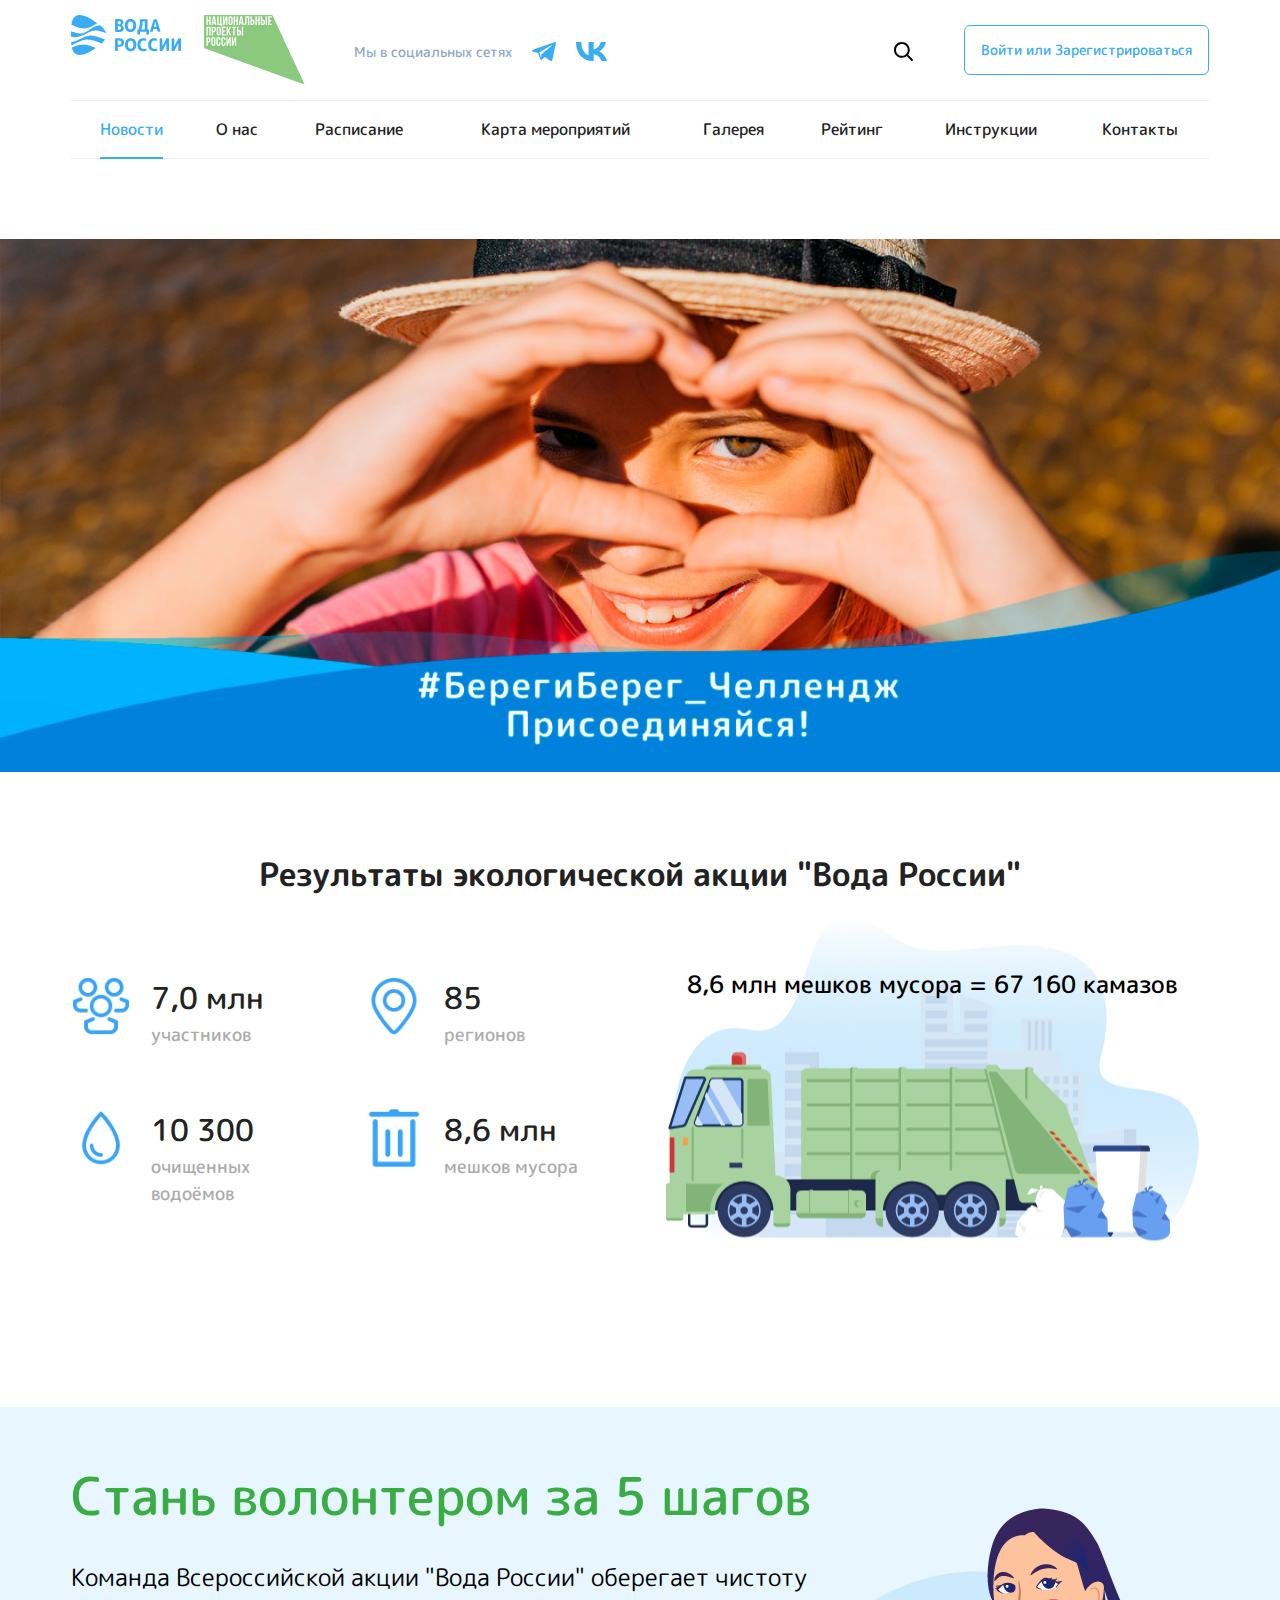
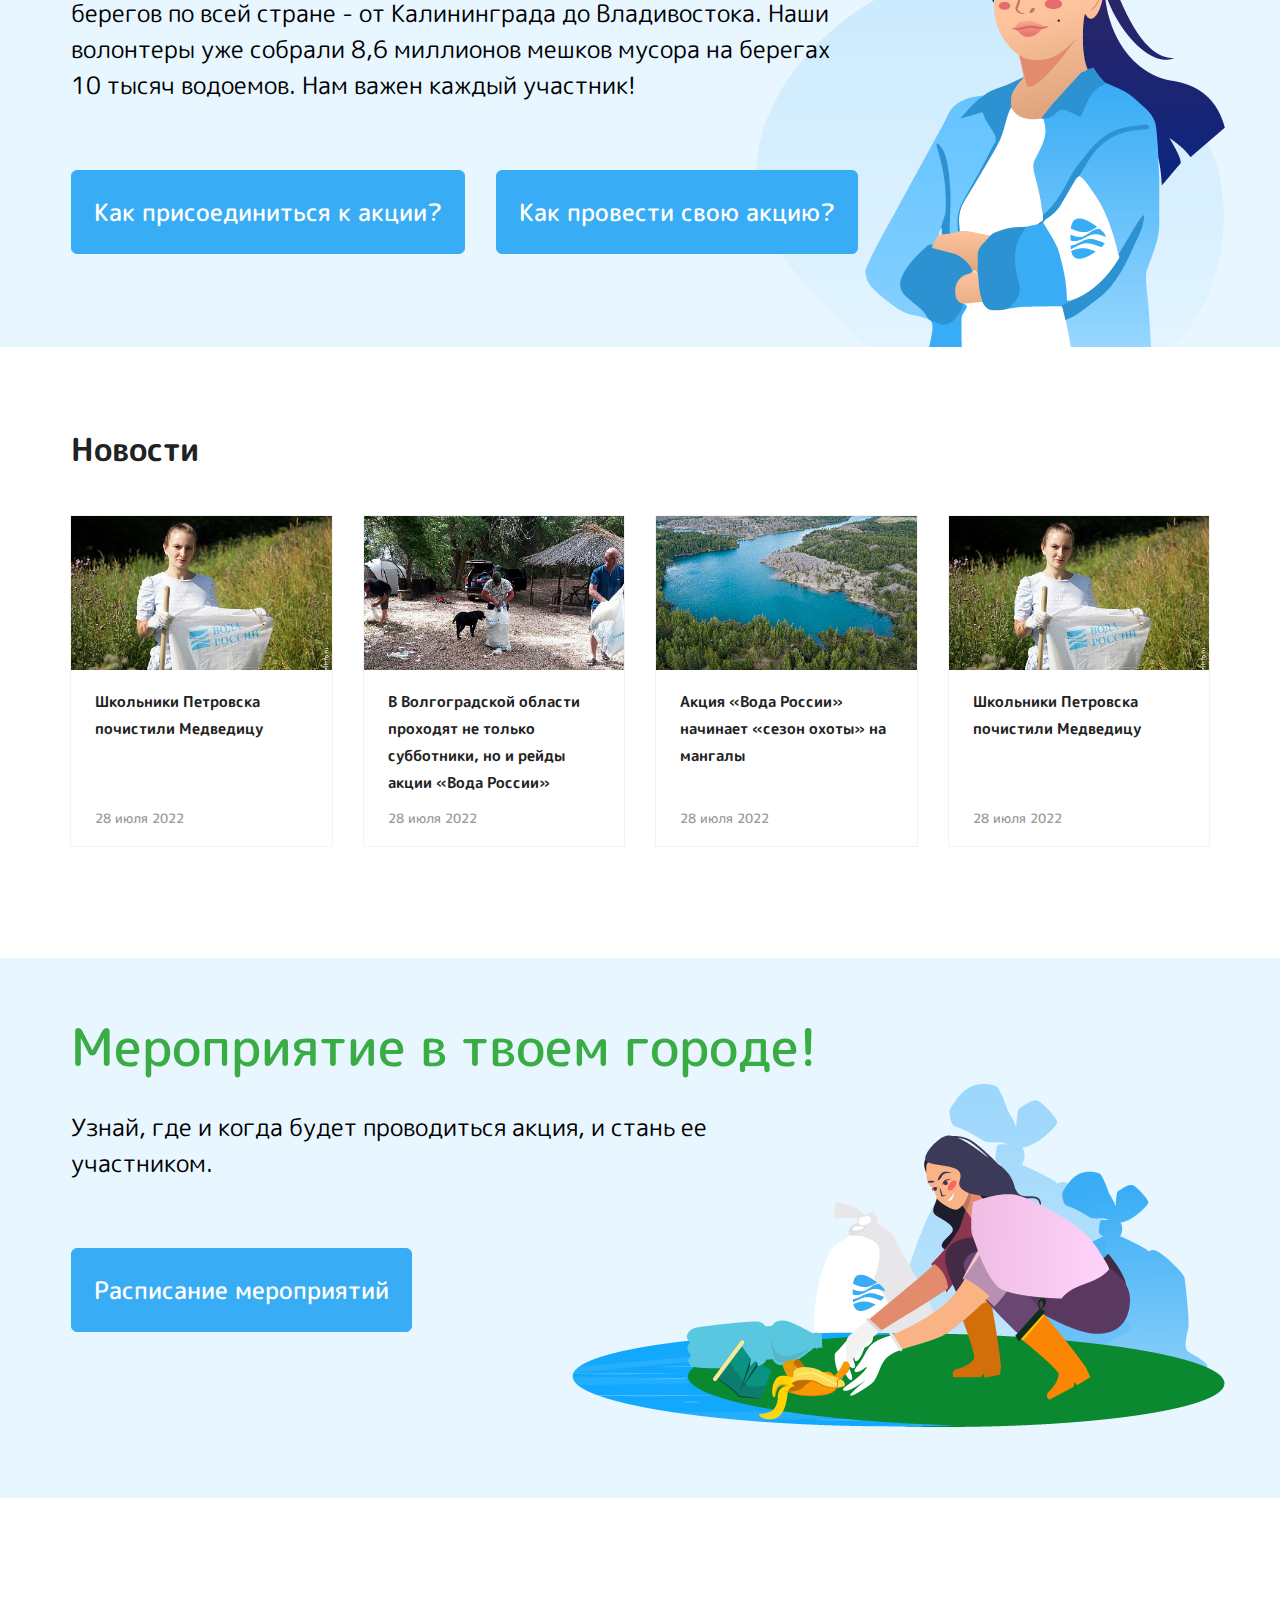
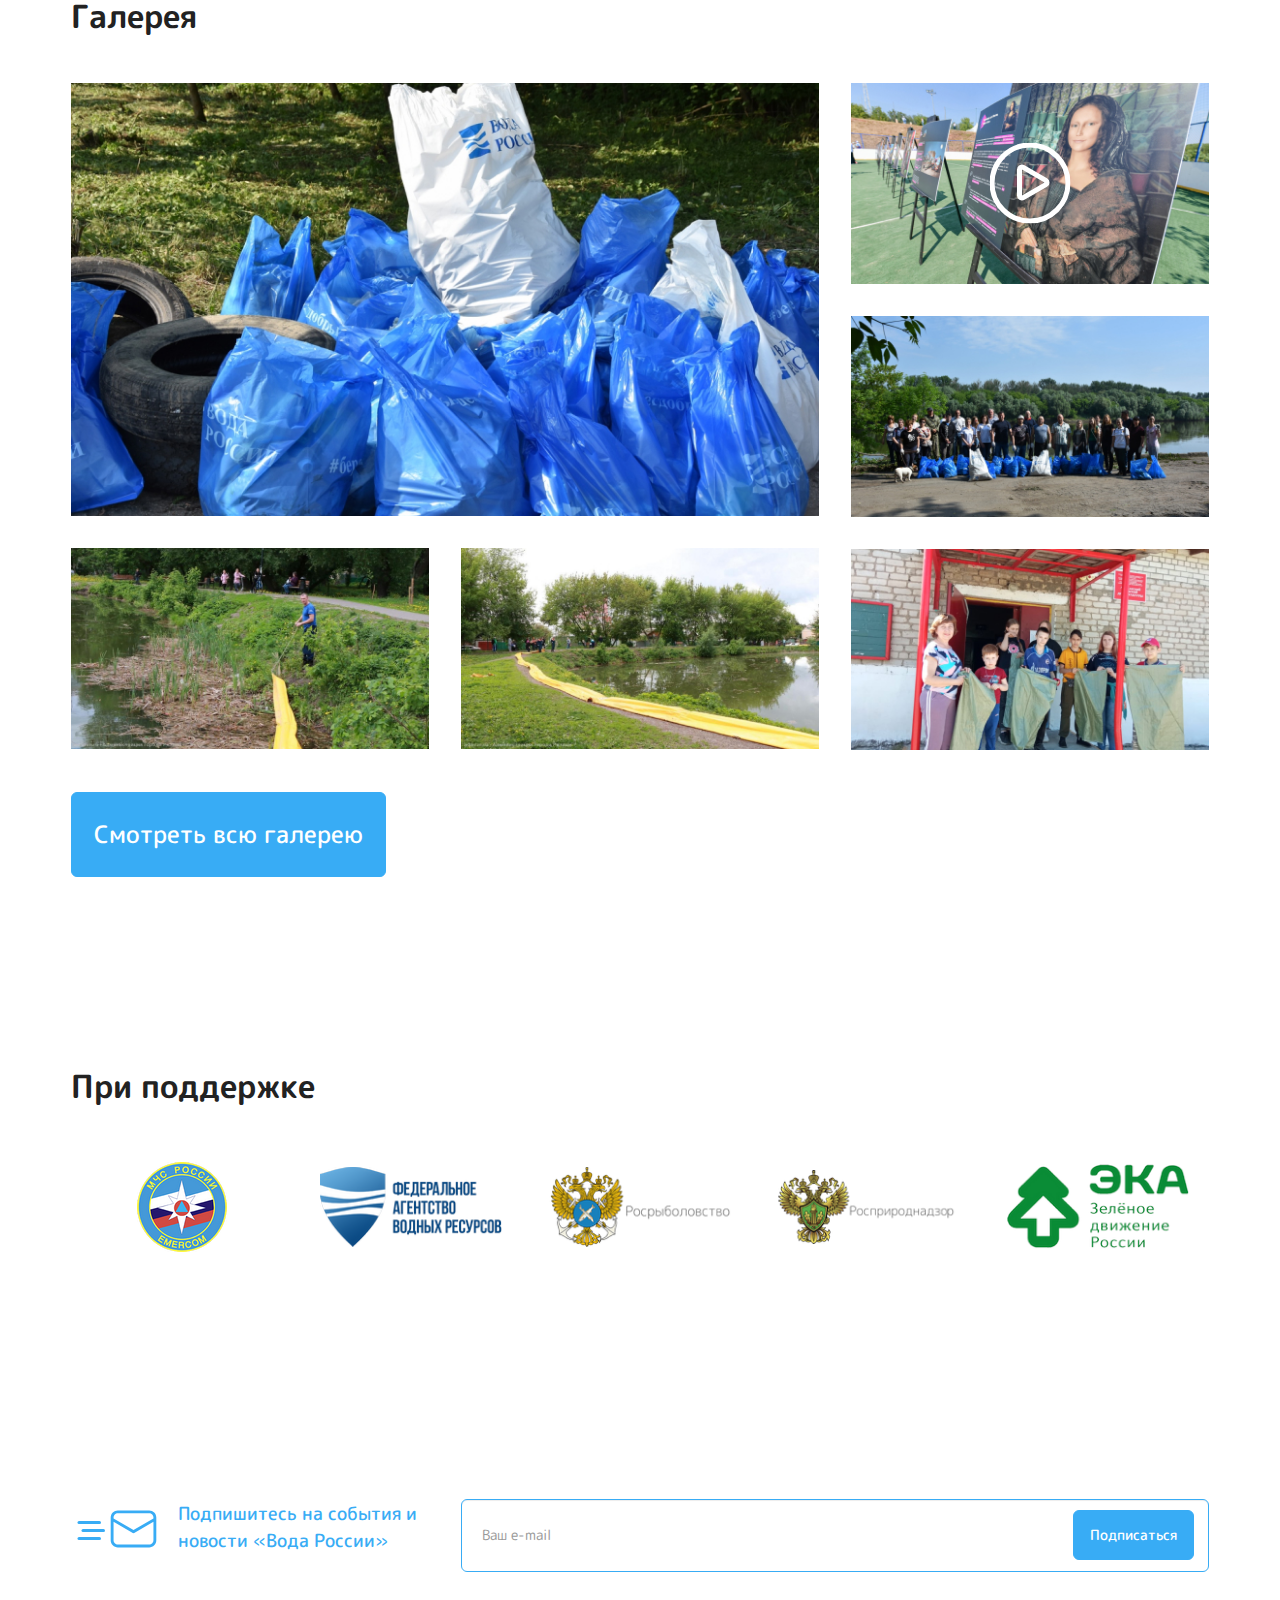
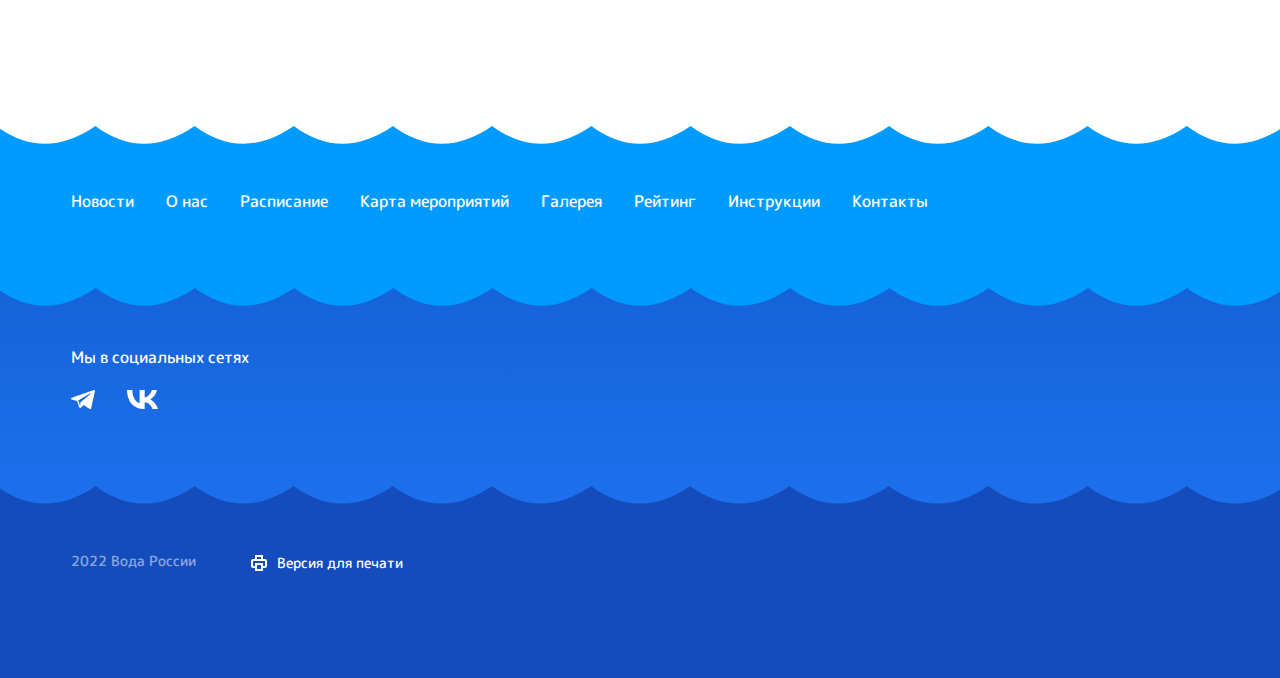
<file: index.html>
<!DOCTYPE html>
<html lang="ru">

<head>
    <meta charset="UTF-8">
    <meta http-equiv="X-UA-Compatible" content="IE=edge">
    <meta name="viewport" content="width=device-width, initial-scale=1.0">
    <title>Главная</title>

    <!-- CSS -->
    <!-- Bootstrap взят с сайта dev.берегдобрыхдел.рф -->
    <link rel="stylesheet" href="css/bootstrap.css">
    <link rel="stylesheet" href="css/flexslider.css">
    <link rel="stylesheet" href="css/style.css">
</head>

<body>

    <!-- HEADER -->
    <!-- main-header -->
    <div id="mainheader" class="visible-lg visible-md">
        <header class="header-main">

            <div class="container">

                <div class="menu-row py-15">
                    <!-- logo -->
                    <div class="d-inline-block va-center top-logo-block">
                        <a class="d-block logo" href="#">
                            <img src="img/logo.svg" alt="LOGO" title="LOGO" />
                        </a>
                    </div>

                    <!-- social -->
                    <div class="d-inline-block va-center top-social-block">
                        <div class="d-inline-block top-social-text">Мы в социальных сетях</div>
                        <div class="d-inline-block social-icons-header">
                            <ul>
                                <li class="telegram">
                                    <a href="#" rel="nofollow" title="Telegram">
                                        <img src="img/icons/icon-telegram.svg" alt="">
                                    </a>
                                </li>
                                <li class="vk">
                                    <a href="#" rel="nofollow" title="Вконтакте">
                                        <img src="img/icons/icon-vk.svg" alt="">
                                    </a>
                                </li>

                            </ul>
                        </div>
                    </div>

                    <div class="ml-auto">
                        <!-- search -->
                        <div class="d-inline-block va-center top-search-block">
                            <button class="inline-search-show search-modal-show" title="Поиск">
                                <img src="img/icons/icon-search.svg" alt="">
                            </button>
                        </div>

                        <!-- login btn -->
                        <div class="d-inline-block va-center top-login-block">
                            <a class="btn btn-transparent" href="#">
                                Войти или Зарегистрироваться
                            </a>
                        </div>
                    </div>
                </div>
                <!-- / .menu-row -->


                <div class="menu-row">
                    <!-- main-menu -->
                    <div class="menu-only">
                        <nav class="menu-nav">
                            <div class="table-menu">
                                <table>
                                    <tr>
                                        <td class="menu-item active">
                                            <div class="wrap">
                                                <a class="" href="#">Новости
                                                    <div class="line-wrapper"><span class="line"></span></div>
                                                </a>
                                            </div>
                                        </td>
                                        <td class="menu-item">
                                            <div class="wrap">
                                                <a class="" href="#">О нас
                                                    <div class="line-wrapper"><span class="line"></span></div>
                                                </a>
                                            </div>
                                        </td>
                                        <td class="menu-item">
                                            <div class="wrap">
                                                <a class="" href="#">Расписание
                                                    <div class="line-wrapper"><span class="line"></span></div>
                                                </a>
                                            </div>
                                        </td>
                                        <td class="menu-item">
                                            <div class="wrap">
                                                <a class="" href="#">Карта мероприятий
                                                    <div class="line-wrapper"><span class="line"></span></div>
                                                </a>
                                            </div>
                                        </td>
                                        <td class="menu-item">
                                            <div class="wrap">
                                                <a class="" href="#">Галерея
                                                    <div class="line-wrapper"><span class="line"></span></div>
                                                </a>
                                            </div>
                                        </td>
                                        <td class="menu-item">
                                            <div class="wrap">
                                                <a class="" href="#">Рейтинг
                                                    <div class="line-wrapper"><span class="line"></span></div>
                                                </a>
                                            </div>
                                        </td>
                                        <td class="menu-item">
                                            <div class="wrap">
                                                <a class="" href="#">Инструкции
                                                    <div class="line-wrapper"><span class="line"></span></div>
                                                </a>
                                            </div>
                                        </td>
                                        <td class="menu-item">
                                            <div class="wrap">
                                                <a class="" href="#">Контакты
                                                    <div class="line-wrapper"><span class="line"></span></div>
                                                </a>
                                            </div>
                                        </td>

                                        <!-- collapse icon -->
                                        <!-- <td class="menu-item dropdown js-dropdown nosave">
                                            <div class="wrap">
                                                <a class="dropdown-toggle more-items" href="#">
                                                    <span>
                                                        <img src="img/icons/icon-menu-collapse.svg" alt="">
                                                    </span>
                                                </a>
                                                <span class="tail"></span>
                                                <ul class="dropdown-menu"></ul>
                                            </div>
                                        </td> -->
                                    </tr>
                                </table>
                            </div>
                        </nav>
                    </div>
                </div>
                <!-- / .menu-row -->

            </div>
            <!-- / .container -->

        </header>
    </div>
    <!-- / .main-header -->

    <!-- headerfixed -->
    <div id="headerfixed">
        <div class="container">
            <div class="menu-row">

                <div class="fixed-logo-block">
                    <a class="d-block logo" href="#">
                        <img src="img/logo-mobile.svg" alt="LOGO" title="LOGO" />
                    </a>
                </div>

                <div class="fixed-menu-only">
                    <nav class="menu-nav">
                        <div class="table-menu">
                            <table>
                                <tr>
                                    <td class="menu-item active">
                                        <div class="wrap">
                                            <a class="" href="#">
                                                Новости
                                                <div class="line-wrapper"><span class="line"></span></div>
                                            </a>
                                        </div>
                                    </td>
                                    <td class="menu-item">
                                        <div class="wrap">
                                            <a class="" href="#">
                                                О нас
                                                <div class="line-wrapper"><span class="line"></span></div>
                                            </a>
                                        </div>
                                    </td>
                                    <td class="menu-item">
                                        <div class="wrap">
                                            <a class="" href="#">
                                                Расписание
                                                <div class="line-wrapper"><span class="line"></span></div>
                                            </a>
                                        </div>
                                    </td>
                                    <td class="menu-item">
                                        <div class="wrap">
                                            <a class="" href="#">
                                                Карта мероприятий
                                                <div class="line-wrapper"><span class="line"></span></div>
                                            </a>
                                        </div>
                                    </td>
                                    <td class="menu-item">
                                        <div class="wrap">
                                            <a class="" href="#">
                                                Галерея
                                                <div class="line-wrapper"><span class="line"></span></div>
                                            </a>
                                        </div>
                                    </td>
                                    <td class="menu-item">
                                        <div class="wrap">
                                            <a class="" href="#">
                                                Рейтинг
                                                <div class="line-wrapper"><span class="line"></span></div>
                                            </a>
                                        </div>
                                    </td>
                                    <td class="menu-item">
                                        <div class="wrap">
                                            <a class="" href="#">
                                                Инструкции
                                                <div class="line-wrapper"><span class="line"></span></div>
                                            </a>
                                        </div>
                                    </td>
                                    <td class="menu-item">
                                        <div class="wrap">
                                            <a class="" href="#">
                                                Контакты
                                                <div class="line-wrapper"><span class="line"></span></div>
                                            </a>
                                        </div>
                                    </td>

                                    <!-- collapse icon -->
                                    <!-- <td class="menu-item dropdown js-dropdown nosave">
                                        <div class="wrap">
                                            <a class="dropdown-toggle more-items" href="#">
                                                <span>
                                                    <img src="img/icons/icon-menu-collapse.svg" alt="">
                                                </span>
                                            </a>
                                            <span class="tail"></span>
                                            <ul class="dropdown-menu"></ul>
                                        </div>
                                    </td> -->

                                </tr>
                            </table>
                        </div>
                    </nav>
                </div>

                <div class="inner-table-block">
                    <span class="wrap_icon wrap_cabinet">
                        <img src="img/icons/svgexport-7.svg" alt="">
                    </span>
                </div>

                <div class="inner-table-block">
                    <span class="wrap_icon wrap_search search-modal-show">
                        <img src="img/icons/svgexport-8.svg" alt="">
                    </span>
                </div>

            </div>
        </div>
    </div>
    <!-- / .headerfixed -->

    <!-- mobileheader -->
    <div id="mobileheader" class="visible-xs visible-sm">

        <!-- mobileheader-v1 -->
        <div class="mobileheader-v1">

            <div class="button-and-logo">
                <div class="burger">
                    <i class="svg inline  svg-inline-burger dark" aria-hidden="true">
                        <svg xmlns="http://www.w3.org/2000/svg" width="18" height="16" viewBox="0 0 18 16">
                            <defs>
                                <style>
                                    .cls-1 {
                                        fill: #fff;
                                        fill-rule: evenodd;
                                    }
                                </style>
                            </defs>
                            <path data-name="Rounded Rectangle 81 copy 2" class="cls-1"
                                d="M330,114h16a1,1,0,0,1,1,1h0a1,1,0,0,1-1,1H330a1,1,0,0,1-1-1h0A1,1,0,0,1,330,114Zm0,7h16a1,1,0,0,1,1,1h0a1,1,0,0,1-1,1H330a1,1,0,0,1-1-1h0A1,1,0,0,1,330,121Zm0,7h16a1,1,0,0,1,1,1h0a1,1,0,0,1-1,1H330a1,1,0,0,1-1-1h0A1,1,0,0,1,330,128Z"
                                transform="translate(-329 -114)" />
                        </svg>
                    </i>

                    <i class="svg inline  svg-inline-close dark" aria-hidden="true">
                        <svg id="Close.svg" xmlns="http://www.w3.org/2000/svg" width="16" height="16"
                            viewBox="0 0 16 16">
                            <defs>
                                <style>
                                    .cls-1 {
                                        fill: #222;
                                        fill-rule: evenodd;
                                    }
                                </style>
                            </defs>
                            <path id="Rounded_Rectangle_114_copy_3" data-name="Rounded Rectangle 114 copy 3"
                                class="cls-1"
                                d="M334.411,138l6.3,6.3a1,1,0,0,1,0,1.414,0.992,0.992,0,0,1-1.408,0l-6.3-6.306-6.3,6.306a1,1,0,0,1-1.409-1.414l6.3-6.3-6.293-6.3a1,1,0,0,1,1.409-1.414l6.3,6.3,6.3-6.3A1,1,0,0,1,340.7,131.7Z"
                                transform="translate(-325 -130)" />
                        </svg>
                    </i>
                </div>

                <div class="logo-block">
                    <a class="d-block logo" href="#">
                        <img src="img/logo-mobile.svg" alt="LOGO" title="LOGO" />
                    </a>
                </div>
            </div>

            <div class="right-icons">
                <div class="wrap_icon">
                    <button class="inline-search-show twosmallfont search-modal-show" title="Поиск">
                        <i class="svg inline  svg-inline-search" aria-hidden="true">
                            <svg xmlns="http://www.w3.org/2000/svg" width="21" height="21" viewBox="0 0 21 21">
                                <defs>
                                    <style>
                                        .cls-1 {
                                            fill: #222;
                                            fill-rule: evenodd;
                                        }
                                    </style>
                                </defs>
                                <path data-name="Rounded Rectangle 106" class="cls-1"
                                    d="M1590.71,131.709a1,1,0,0,1-1.42,0l-4.68-4.677a9.069,9.069,0,1,1,1.42-1.427l4.68,4.678A1,1,0,0,1,1590.71,131.709ZM1579,113a7,7,0,1,0,7,7A7,7,0,0,0,1579,113Z"
                                    transform="translate(-1570 -111)" />
                            </svg>
                        </i>
                    </button>
                </div>
            </div>
        </div>
        <!-- / .mobileheader-v1 -->

        <!-- mobilemenu -->
        <div id="mobilemenu" class="dropdown">
            <div class="mobilemenu-v1 scroller compact_menu">
                <div class="wrap">
                    <div class="menu middle">
                        <ul>
                            <li>
                                <a class="dark-color" href="/auth/">
                                    <i class="svg inline  svg-inline-cabinet" aria-hidden="true">
                                        <svg xmlns="http://www.w3.org/2000/svg" width="18" height="18"
                                            viewBox="0 0 18 18">
                                            <defs>
                                                <style>
                                                    .cls-1 {
                                                        fill: #222;
                                                        fill-rule: evenodd;
                                                    }
                                                </style>
                                            </defs>
                                            <path class="cls-1"
                                                d="M9,18a9,9,0,1,1,9-9A9,9,0,0,1,9,18Zm3.586-3.019a4.086,4.086,0,0,0-7.169,0A6.831,6.831,0,0,0,12.586,14.981ZM9,1.99A6.989,6.989,0,0,0,3.938,13.815a5.969,5.969,0,0,1,10.128-.006A6.989,6.989,0,0,0,9,1.99ZM9.064,10H8.935A2.936,2.936,0,0,1,6,7.064V6.935A2.936,2.936,0,0,1,8.935,4H9.064A2.936,2.936,0,0,1,12,6.935V7.064A2.936,2.936,0,0,1,9.064,10Zm1.217-3.023A1.258,1.258,0,0,0,9.023,5.719H8.977A1.258,1.258,0,0,0,7.719,6.977V7.054A1.258,1.258,0,0,0,8.977,8.312H9.023a1.258,1.258,0,0,0,1.258-1.258V6.977Z">
                                            </path>
                                        </svg>
                                    </i>
                                    <span>Войти/Регистрация</span>
                                    <span class="arrow"><i class="svg svg_triangle_right"></i></span>
                                </a>
                            </li>
                        </ul>
                    </div>

                    <div class="menu">
                        <ul>
                            <li class="selected">
                                <a class="dark-color" href="/news/" title="Новости">
                                    <span>Новости</span>
                                </a>
                            </li>
                            <li>
                                <a class="dark-color" href="/about/" title="О нас">
                                    <span>О нас</span>
                                </a>
                            </li>
                            <li>
                                <a class="dark-color" href="/calendar/" title="Расписание">
                                    <span>Расписание</span>
                                </a>
                            </li>
                            <li>
                                <a class="dark-color" href="/map/" title="Карта мероприятий">
                                    <span>Карта мероприятий</span>
                                </a>
                            </li>
                            <li>
                                <a class="dark-color" href="/gallery/" title="Галерея">
                                    <span>Галерея</span>
                                </a>
                            </li>
                            <li>
                                <a class="dark-color" href="/rating/2021/" title="Рейтинг">
                                    <span>Рейтинг</span>
                                </a>
                            </li>
                            <li>
                                <a class="dark-color" href="/howto/" title="Инструкции">
                                    <span>Инструкции</span>
                                </a>
                            </li>
                            <li>
                                <a class="dark-color" href="/contacts/" title="Контакты">
                                    <span>Контакты</span>
                                </a>
                            </li>
                        </ul>
                    </div>
                    <div class="social-icons">
                        <!-- noindex -->
                        <ul>
                            <li class="telegram">
                                <a href="https://t.me/voda_rossii" target="_blank" rel="nofollow" title="Telegram">
                                    <img src="img/icons/icon-telegram.svg" alt="">
                                </a>
                            </li>
                            <li class="vk">
                                <a href="https://vk.com/beregdobryhdel" target="_blank" rel="nofollow"
                                    title="Вконтакте">
                                    <img src="img/icons/icon-vk.svg" alt="">
                                </a>
                            </li>

                        </ul>
                        <!-- /noindex -->
                    </div>
                </div>
            </div>
        </div>
        <!-- / #mobilemenu -->

    </div>
    <!-- / .mobileheader -->
    <!-- /HEADER -->


    <!-- MAIN -->
    <main class="main">

        <!-- main-banner -->
        <section class="main-banner">
            <div class="container-fluid">
                <div class="row">
                    <div class="main-banner__img">
                        <img src="img/main-banner.jpg" alt="">
                    </div>
                </div>
            </div>
        </section>
        <!-- / .main-banner -->


        <!-- features -->
        <section class="features">
            <div class="container">
                <h5 class="h1 section-title text-center">
                    Результаты экологической акции "Вода России"
                </h5>
                <div class="row">
                    <div class="col-md-6">
                        <div class="features__wrap">
                            <div class="row">
                                <!-- item 1 -->
                                <div class="col-md-6 col-sm-6">
                                    <div class="features__item">
                                        <div class="features__item-img">
                                            <a href="#">
                                                <img src="img/5624eae230225afd0055b46ec9b4b104.png" alt="7,0 млн"
                                                    title="7,0 млн">
                                            </a>
                                        </div>
                                        <div class="features__item-title">
                                            <a class="text-dark" href="#">
                                                <div class="features__item-text-top">
                                                    <span class="dynamicNumber" data-from="0.0" data-to="7.0"
                                                        data-decimals="1" data-format="group"
                                                        aria-valuenow="7">7,0</span> млн
                                                </div>
                                                <div class="features__item-text-desc">участников</div>
                                            </a>
                                        </div>
                                    </div>
                                </div>
                                <!-- item 2 -->
                                <div class="col-md-6 col-sm-6">
                                    <div class="features__item">
                                        <div class="features__item-img">
                                            <a href="#">
                                                <img src="img/af757eb3dfd43ff3a88364283e7c07f1.png" alt="85" title="85">
                                            </a>
                                        </div>
                                        <div class="features__item-title">
                                            <a class="text-dark" href="#">
                                                <div class="features__item-text-top">
                                                    <span class="dynamicNumber" data-from="0" data-to="85"
                                                        data-decimals="0" aria-valuenow="85">85</span>
                                                </div>
                                                <div class="features__item-text-desc">регионов</div>
                                            </a>
                                        </div>
                                    </div>
                                </div>
                                <!-- item 3 -->
                                <div class="col-md-6 col-sm-6">
                                    <div class="features__item">
                                        <div class="features__item-img">
                                            <a href="#">
                                                <img src="img/53dc2198c3d434c55f02a0006ec71680.png" alt="10 300"
                                                    title="10 300">
                                            </a>
                                        </div>
                                        <div class="features__item-title">
                                            <a class="text-dark" href="#">
                                                <div class="features__item-text-top">
                                                    <span class="dynamicNumber" data-from="0" data-to="10300"
                                                        data-decimals="0" data-format="group" aria-valuenow="10300">10
                                                        300</span>
                                                </div>
                                                <div class="features__item-text-desc">очищенных водоёмов</div>
                                            </a>
                                        </div>
                                    </div>
                                </div>
                                <!-- item 4 -->
                                <div class="col-md-6 col-sm-6">
                                    <div class="features__item">
                                        <div class="features__item-img">
                                            <a href="#">
                                                <img src="img/9edf1df2f540ee3b861e356b61c922b9.png" alt="8,6 млн"
                                                    title="8,6 млн">
                                            </a>
                                        </div>
                                        <div class="features__item-title">
                                            <a class="text-dark" href="#">
                                                <div class="features__item-text-top">
                                                    <span class="dynamicNumber" data-from="0.0" data-to="8.6"
                                                        data-decimals="1" data-format="group"
                                                        aria-valuenow="8.6">8,6</span> млн
                                                </div>
                                                <div class="features__item-text-desc">мешков мусора</div>
                                            </a>
                                        </div>
                                    </div>
                                </div>
                            </div>
                        </div>
                    </div>
                    <div class="col-md-6">
                        <div class="features__subtitle-box">
                            <div class="features__subtitle-text">
                                8,6 млн мешков мусора = 67 160 камазов
                            </div>
                            <div class="features__subtitle-img">
                                <img src="img/car-01.png" alt="">
                            </div>
                        </div>
                    </div>
                </div>
            </div>
        </section>
        <!-- / .features -->


        <!-- CTA-1 -->
        <section class="cta-block cta-1">
            <div class="cta-1__bg-img visible-lg visible-md">
                <div class="text-right">
                    <img src="img/cta-1.png" alt="">
                </div>
            </div>
            <div class="container">
                <div class="row">
                    <div class="col-md-9">
                        <h5 class="cta-title">Стань волонтером за 5 шагов</h5>
                        <p class="cta-text">Команда Всероссийской акции "Вода России" оберегает чистоту берегов по всей
                            стране - от Калининграда до Владивостока. Наши волонтеры уже собрали 8,6 миллионов мешков
                            мусора на берегах 10 тысяч водоемов. Нам важен каждый участник!</p>
                        <div class="btn-box">
                            <a class="btn btn-primary btn-big" href="#">Как присоединиться к акции?</a>
                            <a class="btn btn-primary btn-big" href="#">Как провести свою акцию?</a>
                        </div>
                    </div>
                    <div class="col-md-3">
                        <div class="cta-1__mobile-img py-15 visible-xs visible-sm">
                            <img src="img/cta-1.png" alt="">
                        </div>
                    </div>
                </div>
            </div>
        </section>
        <!-- / .CTA-1 -->


        <!-- post-list -->
        <section class="post-list">
            <div class="container">
                <h5 class="h1 section-title">Новости</h5>
                <div class="row row-flex">

                    <!-- item 1 -->
                    <div class="col-md-3 col-sm-6">
                        <div class="post-list__item">
                            <div class="post-list__item-img hover-shine">
                                <a href="#">
                                    <img src="img/7q2nham9fkxc012bh7qtu6lm06mqyyuq.jpg" alt="">
                                </a>
                            </div>
                            <div class="post-list__item-date">28 июля 2022</div>
                            <div class="post-list__item-info">
                                <a href="#">Школьники Петровска почистили Медведицу</a>
                            </div>
                        </div>
                    </div>

                    <!-- item 2 -->
                    <div class="col-md-3 col-sm-6">
                        <div class="post-list__item">
                            <div class="post-list__item-img hover-shine">
                                <a href="#">
                                    <img src="img/70ea462a3d972733cf28be2510e4ea0b.jpg" alt="">
                                </a>
                            </div>
                            <div class="post-list__item-date">28 июля 2022</div>
                            <div class="post-list__item-info">
                                <a href="#">В Волгоградской области проходят не только субботники, но и рейды акции «Вода России»</a>
                            </div>
                        </div>
                    </div>

                    <!-- item 3 -->
                    <div class="col-md-3 col-sm-6">
                        <div class="post-list__item">
                            <div class="post-list__item-img hover-shine">
                                <a href="#">
                                    <img src="img/1c8tmh111alr1eoi0qs8lnxfdh82lcyw.jpg" alt="">
                                </a>
                            </div>
                            <div class="post-list__item-date">28 июля 2022</div>
                            <div class="post-list__item-info">
                                <a href="#">Акция «Вода России» начинает «сезон охоты» на мангалы</a>
                            </div>
                        </div>
                    </div>

                    <!-- item 4 -->
                    <div class="col-md-3 col-sm-6">
                        <div class="post-list__item">
                            <div class="post-list__item-img hover-shine">
                                <a href="#">
                                    <img src="img/7q2nham9fkxc012bh7qtu6lm06mqyyuq.jpg" alt="">
                                </a>
                            </div>
                            <div class="post-list__item-date">28 июля 2022</div>
                            <div class="post-list__item-info">
                                <a href="#">Школьники Петровска почистили Медведицу</a>
                            </div>
                        </div>
                    </div>

                </div>
            </div>
        </section>
        <!-- / .post-list -->


        <!-- CTA-2 -->
        <section class="cta-block cta-2">
            <div class="cta-2__bg-img visible-lg visible-md">
                <div class="text-right">
                    <img src="img/cta-2.png" alt="">
                </div>
            </div>
            <div class="container">
                <div class="row">
                    <div class="col-md-9">
                        <h5 class="cta-title">Мероприятие в твоем городе!</h5>
                        <p class="cta-text">Узнай, где и когда будет проводиться акция, и стань ее участником.</p>
                        <div class="btn-box">
                            <a class="btn btn-primary btn-big" href="#">Расписание мероприятий</a>
                        </div>
                    </div>
                    <div class="col-md-3">
                        <div class="py-15 text-center visible-xs visible-sm">
                            <img src="img/cta-2.png" alt="">
                        </div>
                    </div>
                </div>
            </div>
        </section>
        <!-- / .CTA-2 -->


        <!-- main-galery -->
        <section class="main-galery">
            <div class="container">
                <h5 class="h1 section-title">Галерея</h5>
                <div class="row">
                    <div class="col-md-8">
                        <div class="row">
                            <div class="col-md-12">
                                <a class="main-galery__item hover-shine" href="#">
                                    <img src="img/Rectangle 29.jpg" alt="">
                                </a>
                            </div>
                        </div>
                        <div class="row">
                            <div class="col-md-6">
                                <a class="main-galery__item hover-shine" href="#">
                                    <img src="img/Rectangle 44.jpg" alt="">
                                </a>
                            </div>
                            <div class="col-md-6">
                                <a class="main-galery__item hover-shine" href="#">
                                    <img src="img/Rectangle 45.jpg" alt="">
                                </a>
                            </div>
                        </div>
                    </div>
                    <div class="col-md-4">
                        <a class="main-galery__item hover-shine galery-video-item" href="#">
                            <img src="img/Rectangle 31.jpg" alt="">
                        </a>
                        <a class="main-galery__item hover-shine" href="#">
                            <img src="img/Rectangle 34.jpg" alt="">
                        </a>
                        <a class="main-galery__item hover-shine" href="#">
                            <img src="img/Rectangle 46.jpg" alt="">
                        </a>
                    </div>
                </div>
                <a class="btn btn-primary btn-big" href="#">Смотреть всю галерею</a>
            </div>
        </section>
        <!-- / .main-galery -->


        <!-- partners-slider -->
        <section class="partners-slider">
            <div class="container">
                <h5 class="h1 section-title">При поддержке</h5>
                <div class="flexslider partners-flexslider">
                    <ul class="slides">
                        <li class="item">
                            <a class="item-link hover-shine" href="#">
                                <img src="img/db251c71c038444f90ecdb340108b642.png" alt="" title="">
                            </a>
                        </li>
                        <li class="item">
                            <a class="item-link hover-shine" href="#">
                                <img src="img/ea455e45407320c2ae2e5261d4f27846.png" alt="" title="">
                            </a>
                        </li>
                        <li class="item">
                            <a class="item-link hover-shine" href="#">
                                <img src="img/9f118497ae31d3fc6d3827e920a4b313.png" alt="" title="">
                            </a>
                        </li>
                        <li class="item">
                            <a class="item-link hover-shine" href="#">
                                <img src="img/524dceba92da2ddb8f8f1c1392d67c1c.png" alt="" title="">
                            </a>
                        </li>
                        <li class="item">
                            <a class="item-link hover-shine" href="#">
                                <img src="img/d2fd197195f0f5801929f7dec795e7fc.png" alt="" title="">
                            </a>
                        </li>
                        <li class="item">
                            <a class="item-link hover-shine" href="#">
                                <img src="img/75lrz6ua432hzihb0vc40e4wbt84i432.png" alt="" title="">
                            </a>
                        </li>
                        <li class="item">
                            <a class="item-link hover-shine" href="#">
                                <img src="img/05d7844b96426a2f830947667f7c067d.png" alt="" title="">
                            </a>
                        </li>
                        <li class="item">
                            <a class="item-link hover-shine" href="#">
                                <img src="img/c6f44bf68e6c966112790412f1d35450.png" alt="" title="">
                            </a>
                        </li>
                        <li class="item">
                            <a class="item-link hover-shine" href="#">
                                <img src="img/1731b790e427638c0ba433a5afbb6dad.png" alt="" title="">
                            </a>
                        </li>
                        <li class="item">
                            <a class="item-link hover-shine" href="#">
                                <img src="img/ad7583b276a3948aca6390013b9b84e5.png" alt="" title="">
                            </a>
                        </li>
                        <li class="item">
                            <a class="item-link hover-shine" href="#">
                                <img src="img/44d6c23ed2ad196b2ca3fae3cdb81046.png" alt="" title="">
                            </a>
                        </li>
                        <li class="item">
                            <a class="item-link hover-shine" href="#">
                                <img src="img/e8cc6746ea97f767f452f0e1ec047108.png" alt="" title="">
                            </a>
                        </li>
                        <li class="item">
                            <a class="item-link hover-shine" href="#">
                                <img src="img/e8d1daa1ccd22cec0f3b765e2882d455.png" alt="" title="">
                            </a>
                        </li>
                    </ul>
                </div>
            </div>
        </section>
        <!-- / .partners-slider -->

    </main>
    <!-- /MAIN -->


    <!-- FOOTER -->
    <!-- subscribe-block-wrapper -->
    <section class="subscribe-wrapper mx-auto">
        <div class="container">
            <div class="row">
                <div class="col-md-4">
                    <div class="d-flex ai-center py-15">
                        <div class="svg-inline-subscribe hidden-xs">
                            <img src="img/icons/mail-sub.svg" alt="">
                        </div>
                        <div class="svg-inline-text">
                            Подпишитесь на события и новости «Вода России»
                        </div>
                    </div>
                </div>
                <div class="col-md-8">
                    <div class="subscribe-edit py-15">
                        <form class="subscribe-form" action="#" method="post">
                            <input class="form-control subscribe-input required" type="text" name="email"
                                placeholder="Ваш e-mail" value="" size="30" maxlength="255" />
                            <!-- <input type="submit" name="submit" class="btn btn-primary subscribe-btn" value="Подписаться" /> -->
                            <button class="btn btn-primary btn-subscribe" type="submit">Подписаться</button>
                        </form>
                    </div>
                </div>
            </div>
        </div>
    </section>
    <!-- / .subscribe-block-wrapper -->


    <footer id="footer">

        <!-- section wave-1 -->
        <section class="bg-wave footer-wave-1">
            <div class="container">
                <div class="bottom-menu">
                    <ul>
                        <li class="active"><a href="#">Новости</a></li>
                        <li><a href="#">О нас</a></li>
                        <li><a href="#">Расписание</a></li>
                        <li><a href="#">Карта мероприятий</a></li>
                        <li><a href="#">Галерея</a></li>
                        <li><a href="#">Рейтинг</a></li>
                        <li><a href="#">Инструкции</a></li>
                        <li><a href="#">Контакты</a></li>
                    </ul>
                </div>
            </div>
        </section>

        <!-- section wave-2 -->
        <section class="bg-wave footer-wave-2">
            <div class="container">
                <div class="bottom-social">
                    <h5 class="bottom-social-title">Мы в социальных сетях</h5>
                    <ul>
                        <li>
                            <a href="#">
                                <img src="img/icons/icon-white-telegram.svg" alt="">
                            </a>
                        </li>
                        <li>
                            <a href="#">
                                <img src="img/icons/icon-white-vk.svg" alt="">
                            </a>
                        </li>
                    </ul>
                </div>
            </div>
        </section>

        <!-- section wave-3 -->
        <section class="bg-wave footer-wave-3">
            <div class="container">
                <div class="bottom-copyright">2022 Вода России</div>
                <a class="bottom-print-link" href="#">
                    <i class="icon icon-print">
                        <svg xmlns="http://www.w3.org/2000/svg" width="16" height="16" viewBox="0 0 16 16">
                            <path class="cls-1"
                                d="M1553,287h-2v3h-8v-3h-2a2,2,0,0,1-2-2v-5a2,2,0,0,1,2-2h2v-4h8v4h2a2,2,0,0,1,2,2v5A2,2,0,0,1,1553,287Zm-8,1h4v-4h-4v4Zm4-12h-4v2h4v-2Zm4,4h-12v5h2v-3h8v3h2v-5Z"
                                transform="translate(-1539 -274)"></path>
                        </svg>
                    </i>
                    <span class="text">Версия для печати</span>
                </a>
            </div>
        </section>

    </footer>
    <!-- /FOOTER -->


    <!-- SEARCH MODAL -->
    <div class="inline-search-block">
        <div class="container">
            <div class="search-wrapper">
                <form action="#" class="top-search">
                    <div class="search-input-div">
                        <input class="search-input" id="title-search-input" type="text" name="q" value=""
                            placeholder="Найти" size="40" maxlength="50" autocomplete="off" />
                    </div>
                    <div class="search-button-div">
                        <button class="btn btn-primary btn-search" type="submit" name="s" value="Найти">Найти</button>
                    </div>
                </form>
                <div class="search-close">
                    <span class="svg svg-close"></span>
                </div>
            </div>
        </div>
    </div>
    <div class="search-overlay"></div>
    <!-- / SEARCH MODAL -->


    <!-- FIXED LETTER -->
    <!-- Оставляем как есть -->
    <div class="ajax_basket" style="display: none;">
        <div class="fixed_wrapper">
            <div class="right_dok">
                <span class="link" title="Задать вопрос">
                    <span class="animate-load" data-event="jqm" data-param-id="7" data-name="question">
                        <i class="svg inline  svg-inline-ask" aria-hidden="true">
                            <svg xmlns="http://www.w3.org/2000/svg" width="18" height="14" viewBox="0 0 18 14">
                                <defs>
                                    <style>
                                        .cls-1 {
                                            fill: #222;
                                            fill-rule: evenodd;
                                        }
                                    </style>
                                </defs>
                                <path data-name="ask" class="cls-1"
                                    d="M1898,414h-14a2,2,0,0,1-2-2V402a2,2,0,0,1,1.95-2,1.025,1.025,0,0,1,.22,0h13.69a1,1,0,0,1,.25.011A2,2,0,0,1,1900,402v10A2,2,0,0,1,1898,414Zm-11.47-12,4.49,4.482L1895.5,402h-8.97Zm11.47,0.5-6.17,6.173a1.26,1.26,0,0,1-1.63,0l-6.2-6.2V412h14v-9.5Z"
                                    transform="translate(-1882 -400)"></path>
                            </svg>
                        </i>
                    </span>
                </span>
            </div>
        </div>
    </div>
    <!-- / FIXED LETTER -->


    <!-- Bottom to top -->
    <a class="scroll-to-top" href="#" id="scrollToTop"></a>

    <!-- JS -->
    <!-- jQuery и Bootstrap.js взят с сайта dev.берегдобрыхдел.рф -->
    <script src="js/jquery-2.1.3.min.js"></script>
    <script src="js/bootstrap.js"></script>
    <script src="js/jquery.flexslider.js"></script>
    <script src="js/main.js"></script>

</body>

</html>
</file>
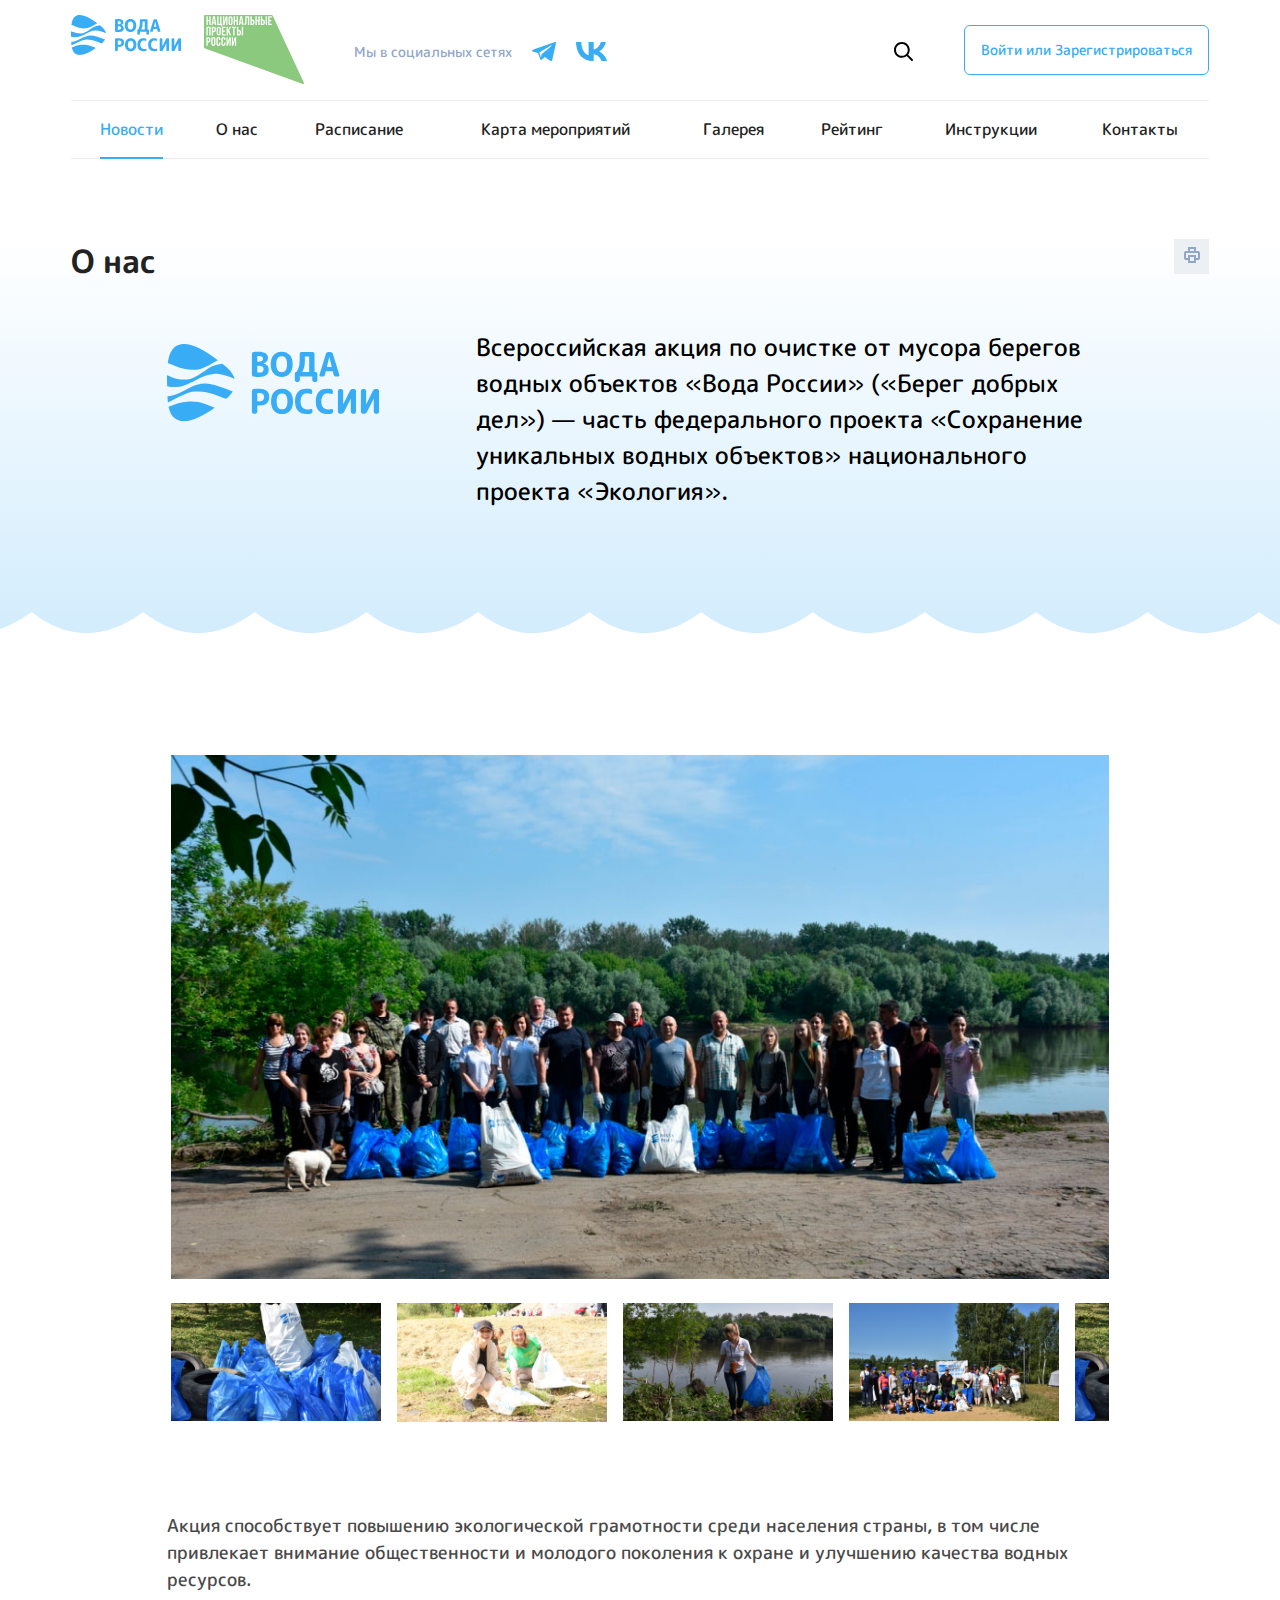
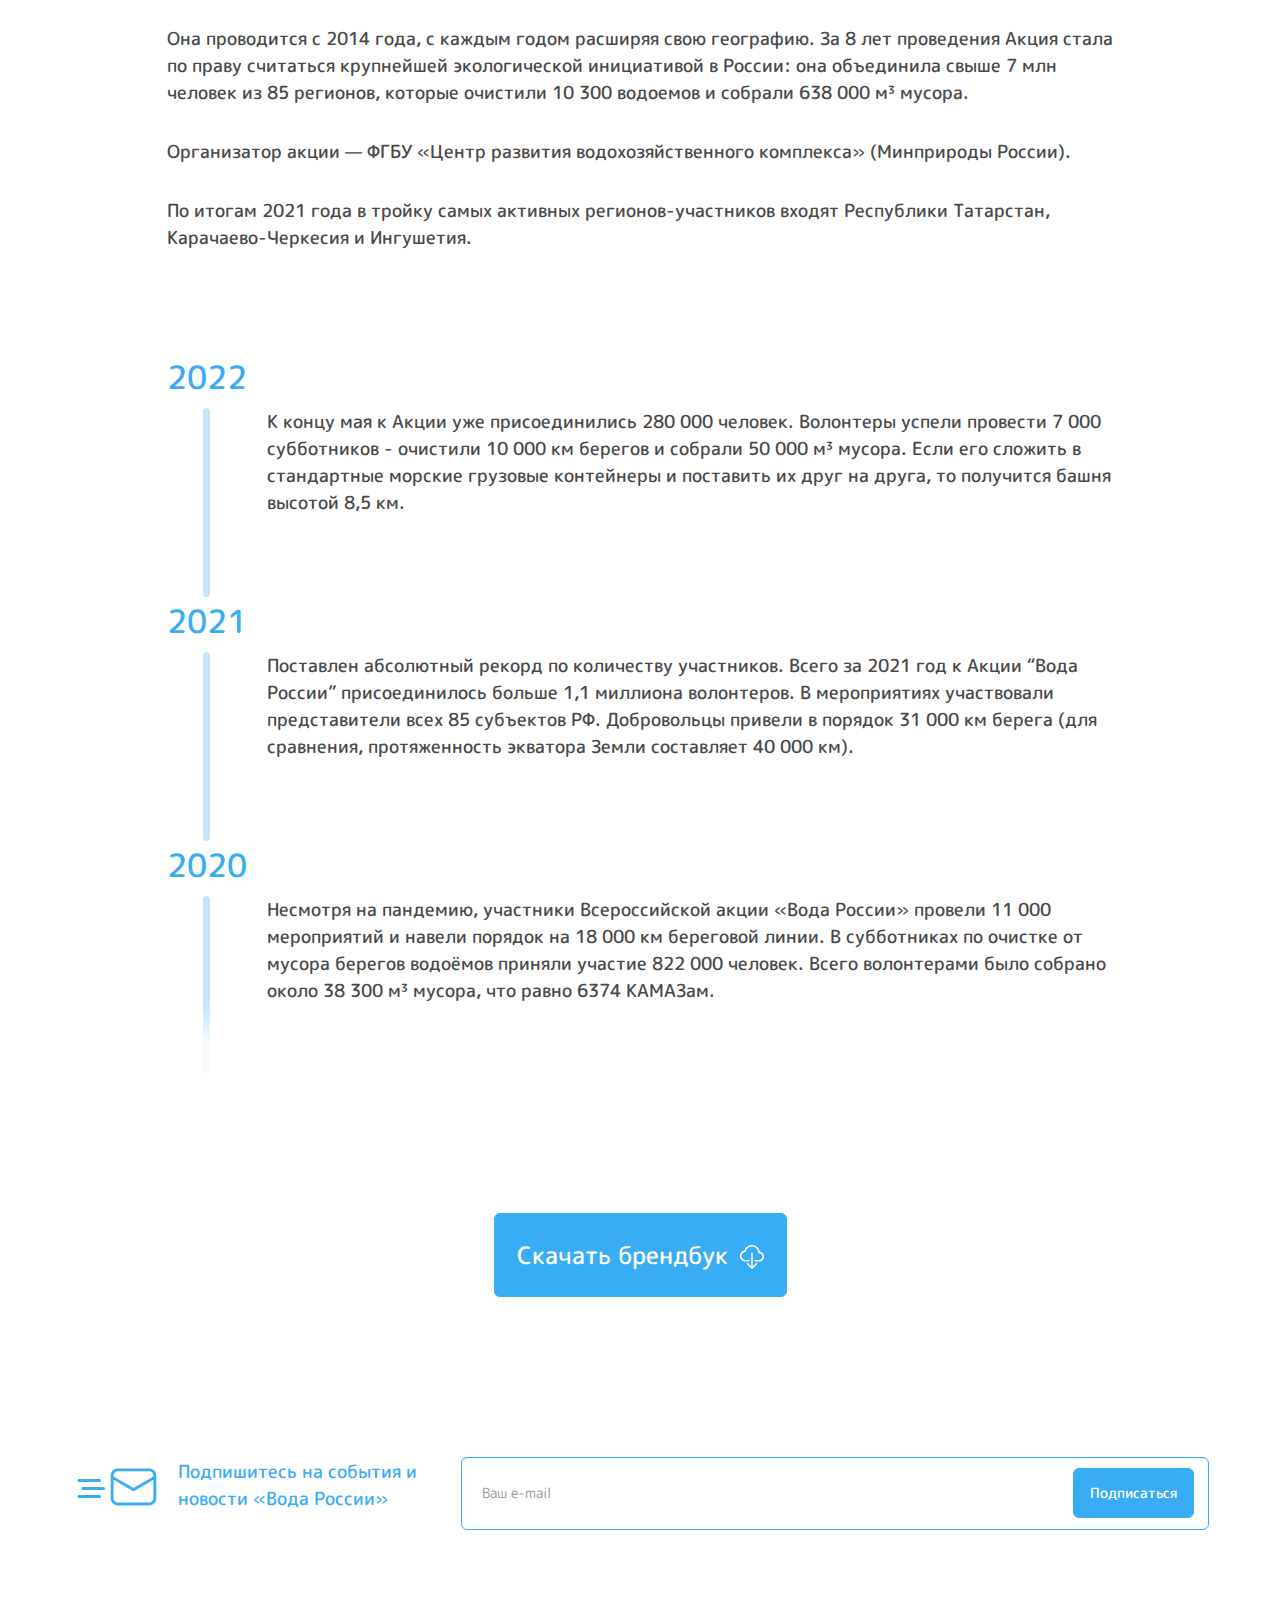
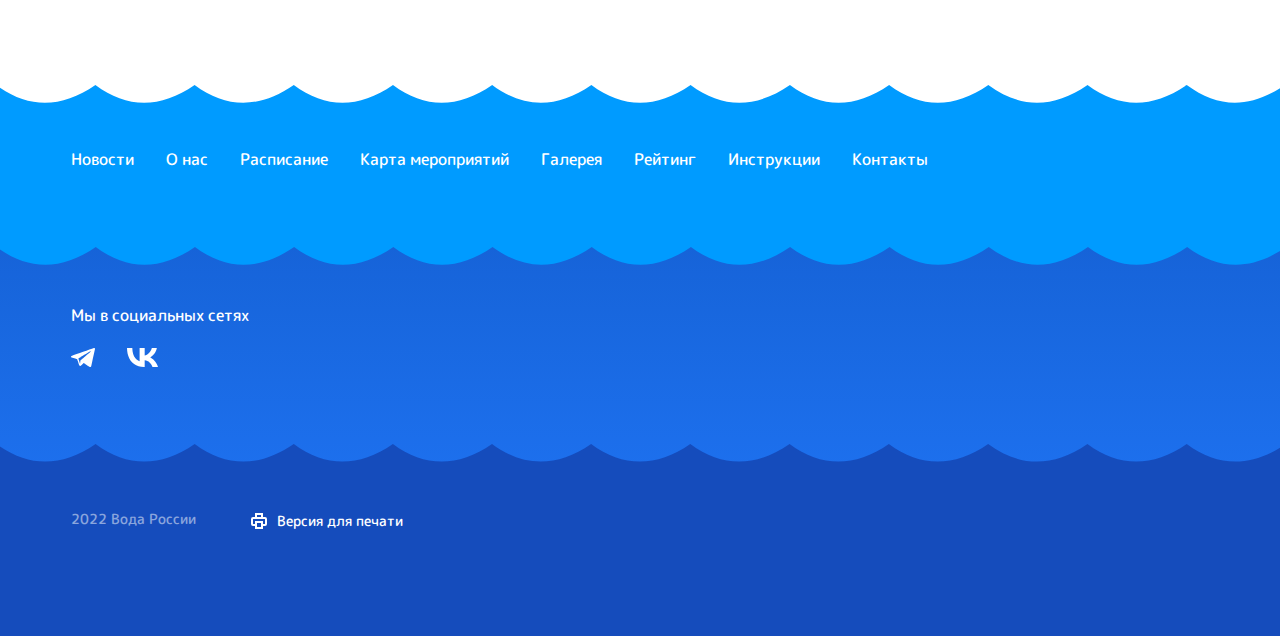
<file: about.html>
<!DOCTYPE html>
<html lang="ru">

<head>
    <meta charset="UTF-8">
    <meta http-equiv="X-UA-Compatible" content="IE=edge">
    <meta name="viewport" content="width=device-width, initial-scale=1.0">
    <title>О нас</title>

    <!-- CSS -->
    <!-- Bootstrap взят с сайта dev.берегдобрыхдел.рф -->
    <link rel="stylesheet" href="css/bootstrap.css">
    <link rel="stylesheet" href="css/flexslider.css">
    <link rel="stylesheet" href="css/style.css">
</head>

<body>

    <!-- HEADER -->
    <!-- main-header -->
    <div id="mainheader" class="visible-lg visible-md">
        <header class="header-main">

            <div class="container">

                <div class="menu-row py-15">
                    <!-- logo -->
                    <div class="d-inline-block va-center top-logo-block">
                        <a class="d-block logo" href="#">
                            <img src="img/logo.svg" alt="LOGO" title="LOGO" />
                        </a>
                    </div>

                    <!-- social -->
                    <div class="d-inline-block va-center top-social-block">
                        <div class="d-inline-block top-social-text">Мы в социальных сетях</div>
                        <div class="d-inline-block social-icons-header">
                            <ul>
                                <li class="telegram">
                                    <a href="#" rel="nofollow" title="Telegram">
                                        <img src="img/icons/icon-telegram.svg" alt="">
                                    </a>
                                </li>
                                <li class="vk">
                                    <a href="#" rel="nofollow" title="Вконтакте">
                                        <img src="img/icons/icon-vk.svg" alt="">
                                    </a>
                                </li>

                            </ul>
                        </div>
                    </div>

                    <div class="ml-auto">
                        <!-- search -->
                        <div class="d-inline-block va-center top-search-block">
                            <button class="inline-search-show search-modal-show" title="Поиск">
                                <img src="img/icons/icon-search.svg" alt="">
                            </button>
                        </div>

                        <!-- login btn -->
                        <div class="d-inline-block va-center top-login-block">
                            <a class="btn btn-transparent" href="#">
                                Войти или Зарегистрироваться
                            </a>
                        </div>
                    </div>
                </div>
                <!-- / .menu-row -->


                <div class="menu-row">
                    <!-- main-menu -->
                    <div class="menu-only">
                        <nav class="menu-nav">
                            <div class="table-menu">
                                <table>
                                    <tr>
                                        <td class="menu-item active">
                                            <div class="wrap">
                                                <a class="" href="#">Новости
                                                    <div class="line-wrapper"><span class="line"></span></div>
                                                </a>
                                            </div>
                                        </td>
                                        <td class="menu-item">
                                            <div class="wrap">
                                                <a class="" href="#">О нас
                                                    <div class="line-wrapper"><span class="line"></span></div>
                                                </a>
                                            </div>
                                        </td>
                                        <td class="menu-item">
                                            <div class="wrap">
                                                <a class="" href="#">Расписание
                                                    <div class="line-wrapper"><span class="line"></span></div>
                                                </a>
                                            </div>
                                        </td>
                                        <td class="menu-item">
                                            <div class="wrap">
                                                <a class="" href="#">Карта мероприятий
                                                    <div class="line-wrapper"><span class="line"></span></div>
                                                </a>
                                            </div>
                                        </td>
                                        <td class="menu-item">
                                            <div class="wrap">
                                                <a class="" href="#">Галерея
                                                    <div class="line-wrapper"><span class="line"></span></div>
                                                </a>
                                            </div>
                                        </td>
                                        <td class="menu-item">
                                            <div class="wrap">
                                                <a class="" href="#">Рейтинг
                                                    <div class="line-wrapper"><span class="line"></span></div>
                                                </a>
                                            </div>
                                        </td>
                                        <td class="menu-item">
                                            <div class="wrap">
                                                <a class="" href="#">Инструкции
                                                    <div class="line-wrapper"><span class="line"></span></div>
                                                </a>
                                            </div>
                                        </td>
                                        <td class="menu-item">
                                            <div class="wrap">
                                                <a class="" href="#">Контакты
                                                    <div class="line-wrapper"><span class="line"></span></div>
                                                </a>
                                            </div>
                                        </td>

                                        <!-- collapse icon -->
                                        <!-- <td class="menu-item dropdown js-dropdown nosave">
                                            <div class="wrap">
                                                <a class="dropdown-toggle more-items" href="#">
                                                    <span>
                                                        <img src="img/icons/icon-menu-collapse.svg" alt="">
                                                    </span>
                                                </a>
                                                <span class="tail"></span>
                                                <ul class="dropdown-menu"></ul>
                                            </div>
                                        </td> -->
                                    </tr>
                                </table>
                            </div>
                        </nav>
                    </div>
                </div>
                <!-- / .menu-row -->

            </div>
            <!-- / .container -->

        </header>
    </div>
    <!-- / .main-header -->

    <!-- headerfixed -->
    <div id="headerfixed">
        <div class="container">
            <div class="menu-row">

                <div class="fixed-logo-block">
                    <a class="d-block logo" href="#">
                        <img src="img/logo-mobile.svg" alt="LOGO" title="LOGO" />
                    </a>
                </div>

                <div class="fixed-menu-only">
                    <nav class="menu-nav">
                        <div class="table-menu">
                            <table>
                                <tr>
                                    <td class="menu-item active">
                                        <div class="wrap">
                                            <a class="" href="#">
                                                Новости
                                                <div class="line-wrapper"><span class="line"></span></div>
                                            </a>
                                        </div>
                                    </td>
                                    <td class="menu-item">
                                        <div class="wrap">
                                            <a class="" href="#">
                                                О нас
                                                <div class="line-wrapper"><span class="line"></span></div>
                                            </a>
                                        </div>
                                    </td>
                                    <td class="menu-item">
                                        <div class="wrap">
                                            <a class="" href="#">
                                                Расписание
                                                <div class="line-wrapper"><span class="line"></span></div>
                                            </a>
                                        </div>
                                    </td>
                                    <td class="menu-item">
                                        <div class="wrap">
                                            <a class="" href="#">
                                                Карта мероприятий
                                                <div class="line-wrapper"><span class="line"></span></div>
                                            </a>
                                        </div>
                                    </td>
                                    <td class="menu-item">
                                        <div class="wrap">
                                            <a class="" href="#">
                                                Галерея
                                                <div class="line-wrapper"><span class="line"></span></div>
                                            </a>
                                        </div>
                                    </td>
                                    <td class="menu-item">
                                        <div class="wrap">
                                            <a class="" href="#">
                                                Рейтинг
                                                <div class="line-wrapper"><span class="line"></span></div>
                                            </a>
                                        </div>
                                    </td>
                                    <td class="menu-item">
                                        <div class="wrap">
                                            <a class="" href="#">
                                                Инструкции
                                                <div class="line-wrapper"><span class="line"></span></div>
                                            </a>
                                        </div>
                                    </td>
                                    <td class="menu-item">
                                        <div class="wrap">
                                            <a class="" href="#">
                                                Контакты
                                                <div class="line-wrapper"><span class="line"></span></div>
                                            </a>
                                        </div>
                                    </td>

                                    <!-- collapse icon -->
                                    <!-- <td class="menu-item dropdown js-dropdown nosave">
                                        <div class="wrap">
                                            <a class="dropdown-toggle more-items" href="#">
                                                <span>
                                                    <img src="img/icons/icon-menu-collapse.svg" alt="">
                                                </span>
                                            </a>
                                            <span class="tail"></span>
                                            <ul class="dropdown-menu"></ul>
                                        </div>
                                    </td> -->

                                </tr>
                            </table>
                        </div>
                    </nav>
                </div>

                <div class="inner-table-block">
                    <span class="wrap_icon wrap_cabinet">
                        <img src="img/icons/svgexport-7.svg" alt="">
                    </span>
                </div>

                <div class="inner-table-block">
                    <span class="wrap_icon wrap_search search-modal-show">
                        <img src="img/icons/svgexport-8.svg" alt="">
                    </span>
                </div>

            </div>
        </div>
    </div>
    <!-- / .headerfixed -->

    <!-- mobileheader -->
    <div id="mobileheader" class="visible-xs visible-sm">

        <!-- mobileheader-v1 -->
        <div class="mobileheader-v1">

            <div class="button-and-logo">
                <div class="burger">
                    <i class="svg inline  svg-inline-burger dark" aria-hidden="true">
                        <svg xmlns="http://www.w3.org/2000/svg" width="18" height="16" viewBox="0 0 18 16">
                            <defs>
                                <style>
                                    .cls-1 {
                                        fill: #fff;
                                        fill-rule: evenodd;
                                    }
                                </style>
                            </defs>
                            <path data-name="Rounded Rectangle 81 copy 2" class="cls-1"
                                d="M330,114h16a1,1,0,0,1,1,1h0a1,1,0,0,1-1,1H330a1,1,0,0,1-1-1h0A1,1,0,0,1,330,114Zm0,7h16a1,1,0,0,1,1,1h0a1,1,0,0,1-1,1H330a1,1,0,0,1-1-1h0A1,1,0,0,1,330,121Zm0,7h16a1,1,0,0,1,1,1h0a1,1,0,0,1-1,1H330a1,1,0,0,1-1-1h0A1,1,0,0,1,330,128Z"
                                transform="translate(-329 -114)" />
                        </svg>
                    </i>

                    <i class="svg inline  svg-inline-close dark" aria-hidden="true">
                        <svg id="Close.svg" xmlns="http://www.w3.org/2000/svg" width="16" height="16"
                            viewBox="0 0 16 16">
                            <defs>
                                <style>
                                    .cls-1 {
                                        fill: #222;
                                        fill-rule: evenodd;
                                    }
                                </style>
                            </defs>
                            <path id="Rounded_Rectangle_114_copy_3" data-name="Rounded Rectangle 114 copy 3"
                                class="cls-1"
                                d="M334.411,138l6.3,6.3a1,1,0,0,1,0,1.414,0.992,0.992,0,0,1-1.408,0l-6.3-6.306-6.3,6.306a1,1,0,0,1-1.409-1.414l6.3-6.3-6.293-6.3a1,1,0,0,1,1.409-1.414l6.3,6.3,6.3-6.3A1,1,0,0,1,340.7,131.7Z"
                                transform="translate(-325 -130)" />
                        </svg>
                    </i>
                </div>

                <div class="logo-block">
                    <a class="d-block logo" href="#">
                        <img src="img/logo-mobile.svg" alt="LOGO" title="LOGO" />
                    </a>
                </div>
            </div>

            <div class="right-icons">
                <div class="wrap_icon">
                    <button class="inline-search-show twosmallfont search-modal-show" title="Поиск">
                        <i class="svg inline  svg-inline-search" aria-hidden="true">
                            <svg xmlns="http://www.w3.org/2000/svg" width="21" height="21" viewBox="0 0 21 21">
                                <defs>
                                    <style>
                                        .cls-1 {
                                            fill: #222;
                                            fill-rule: evenodd;
                                        }
                                    </style>
                                </defs>
                                <path data-name="Rounded Rectangle 106" class="cls-1"
                                    d="M1590.71,131.709a1,1,0,0,1-1.42,0l-4.68-4.677a9.069,9.069,0,1,1,1.42-1.427l4.68,4.678A1,1,0,0,1,1590.71,131.709ZM1579,113a7,7,0,1,0,7,7A7,7,0,0,0,1579,113Z"
                                    transform="translate(-1570 -111)" />
                            </svg>
                        </i>
                    </button>
                </div>
            </div>
        </div>
        <!-- / .mobileheader-v1 -->

        <!-- mobilemenu -->
        <div id="mobilemenu" class="dropdown">
            <div class="mobilemenu-v1 scroller compact_menu">
                <div class="wrap">
                    <div class="menu middle">
                        <ul>
                            <li>
                                <a class="dark-color" href="/auth/">
                                    <i class="svg inline  svg-inline-cabinet" aria-hidden="true">
                                        <svg xmlns="http://www.w3.org/2000/svg" width="18" height="18"
                                            viewBox="0 0 18 18">
                                            <defs>
                                                <style>
                                                    .cls-1 {
                                                        fill: #222;
                                                        fill-rule: evenodd;
                                                    }
                                                </style>
                                            </defs>
                                            <path class="cls-1"
                                                d="M9,18a9,9,0,1,1,9-9A9,9,0,0,1,9,18Zm3.586-3.019a4.086,4.086,0,0,0-7.169,0A6.831,6.831,0,0,0,12.586,14.981ZM9,1.99A6.989,6.989,0,0,0,3.938,13.815a5.969,5.969,0,0,1,10.128-.006A6.989,6.989,0,0,0,9,1.99ZM9.064,10H8.935A2.936,2.936,0,0,1,6,7.064V6.935A2.936,2.936,0,0,1,8.935,4H9.064A2.936,2.936,0,0,1,12,6.935V7.064A2.936,2.936,0,0,1,9.064,10Zm1.217-3.023A1.258,1.258,0,0,0,9.023,5.719H8.977A1.258,1.258,0,0,0,7.719,6.977V7.054A1.258,1.258,0,0,0,8.977,8.312H9.023a1.258,1.258,0,0,0,1.258-1.258V6.977Z">
                                            </path>
                                        </svg>
                                    </i>
                                    <span>Войти/Регистрация</span>
                                    <span class="arrow"><i class="svg svg_triangle_right"></i></span>
                                </a>
                            </li>
                        </ul>
                    </div>

                    <div class="menu">
                        <ul>
                            <li class="selected">
                                <a class="dark-color" href="/news/" title="Новости">
                                    <span>Новости</span>
                                </a>
                            </li>
                            <li>
                                <a class="dark-color" href="/about/" title="О нас">
                                    <span>О нас</span>
                                </a>
                            </li>
                            <li>
                                <a class="dark-color" href="/calendar/" title="Расписание">
                                    <span>Расписание</span>
                                </a>
                            </li>
                            <li>
                                <a class="dark-color" href="/map/" title="Карта мероприятий">
                                    <span>Карта мероприятий</span>
                                </a>
                            </li>
                            <li>
                                <a class="dark-color" href="/gallery/" title="Галерея">
                                    <span>Галерея</span>
                                </a>
                            </li>
                            <li>
                                <a class="dark-color" href="/rating/2021/" title="Рейтинг">
                                    <span>Рейтинг</span>
                                </a>
                            </li>
                            <li>
                                <a class="dark-color" href="/howto/" title="Инструкции">
                                    <span>Инструкции</span>
                                </a>
                            </li>
                            <li>
                                <a class="dark-color" href="/contacts/" title="Контакты">
                                    <span>Контакты</span>
                                </a>
                            </li>
                        </ul>
                    </div>
                    <div class="social-icons">
                        <!-- noindex -->
                        <ul>
                            <li class="telegram">
                                <a href="https://t.me/voda_rossii" target="_blank" rel="nofollow" title="Telegram">
                                    <img src="img/icons/icon-telegram.svg" alt="">
                                </a>
                            </li>
                            <li class="vk">
                                <a href="https://vk.com/beregdobryhdel" target="_blank" rel="nofollow"
                                    title="Вконтакте">
                                    <img src="img/icons/icon-vk.svg" alt="">
                                </a>
                            </li>

                        </ul>
                        <!-- /noindex -->
                    </div>
                </div>
            </div>
        </div>
        <!-- / #mobilemenu -->

    </div>
    <!-- / .mobileheader -->
    <!-- /HEADER -->


    <!-- MAIN -->
    <main class="main">

        <!-- ABOUT HERO -->
        <section class="about-hero">
            <!-- waves -->
            <div class="white-waves"></div>
            <div class="container">
                <div class="page-top-main">
                    <div class="page-title">
                        <h1 class="shares" id="pagetitle">О нас</h1>
                    </div>
                    <div class="top-share">
                        <ul>
                            <li>
                                <a class="btn btn-share" href="#">
                                    <i class="svg svg-print"></i>
                                </a>
                            </li>

                        </ul>
                    </div>
                </div>
                <div class="px-96">
                    <div class="row">
                        <div class="col-md-3">
                            <div class="py-15">
                                <img src="img/about-logo.svg" alt="">
                            </div>
                        </div>
                        <div class="col-md-9">
                            <div class="mb-52">
                                <p class="pl-64 fz-24 text-black">Всероссийская акция по очистке от мусора берегов
                                    водных объектов «Вода России» («Берег добрых дел») — часть федерального проекта
                                    «Сохранение уникальных водных объектов» национального проекта «Экология».</p>
                            </div>
                        </div>
                    </div>
                </div>
            </div>
        </section>
        <!-- / .ABOUT HERO -->

        <section class="about-slider">
            <div class="container">
                <div class="px-96">

                    <div id="about-slider" class="flexslider about-flexslider">
                        <ul class="slides">
                            <li>
                                <img src="img/about-slide-01.jpg" alt="">
                            </li>
                            <li>
                                <img src="img/about-slide-01.jpg" alt="">
                            </li>
                            <li>
                                <img src="img/about-slide-01.jpg" alt="">
                            </li>
                            <li>
                                <img src="img/about-slide-01.jpg" alt="">
                            </li>
                            <li>
                                <img src="img/about-slide-01.jpg" alt="">
                            </li>
                            <li>
                                <img src="img/about-slide-01.jpg" alt="">
                            </li>
                            <li>
                                <img src="img/about-slide-01.jpg" alt="">
                            </li>
                        </ul>

                        <div class="about-slider__custom-nav">
                            <a class="flex-prev" href="#"></a>
                            <a class="flex-next" href="#"></a>
                        </div>
                    </div>

                    <div id="about-carousel" class="flexslider about-flexslider">
                        <ul class="slides">
                            <li>
                                <img src="img/about-carousel-01.jpg" alt="">
                            </li>
                            <li>
                                <img src="img/about-carousel-02.jpg" alt="">
                            </li>
                            <li>
                                <img src="img/about-carousel-03.jpg" alt="">
                            </li>
                            <li>
                                <img src="img/about-carousel-04.jpg" alt="">
                            </li>
                            <li>
                                <img src="img/about-carousel-01.jpg" alt="">
                            </li>
                            <li>
                                <img src="img/about-carousel-02.jpg" alt="">
                            </li>
                            <li>
                                <img src="img/about-carousel-03.jpg" alt="">
                            </li>
                        </ul>

                        <div class="about-slider__custom-nav">
                            <a class="flex-prev" href="#"></a>
                            <a class="flex-next" href="#"></a>
                        </div>
                    </div>

                </div>
            </div>
        </section>

        <section class="about-text">
            <div class="container">
                <div class="px-96">
                    <p>Акция способствует повышению экологической грамотности среди населения страны, в том числе
                        привлекает внимание общественности и молодого поколения к охране и улучшению качества водных
                        ресурсов.</p>
                    <p>Она проводится с 2014 года, с каждым годом расширяя свою географию. За 8 лет проведения Акция
                        стала по праву считаться крупнейшей экологической инициативой в России: она объединила свыше 7
                        млн человек из 85 регионов, которые очистили 10 300 водоемов и собрали 638 000 м³ мусора.</p>
                    <p>Организатор акции — ФГБУ «Центр развития водохозяйственного комплекса» (Минприроды России).</p>
                    <p>По итогам 2021 года в тройку самых активных регионов-участников входят Республики Татарстан,
                        Карачаево-Черкесия и Ингушетия.</p>
                </div>
            </div>
        </section>

        <section class="about-dates">
            <div class="container">
                <div class="position-relative">
                    <div class="about-dates__wrap px-96">
                        <!-- item-1 -->
                        <div class="about-dates__box">
                            <div class="about-dates__year">2022</div>
                            <div class="about-dates__text">
                                <p>К концу мая к Акции уже присоединились 280 000 человек. Волонтеры успели провести 7
                                    000 субботников - очистили 10 000 км берегов и собрали 50 000 м³ мусора. Если его
                                    сложить в стандартные морские грузовые контейнеры и поставить их друг на друга, то
                                    получится башня высотой 8,5 км.</p>
                            </div>
                        </div>

                        <!-- item-2 -->
                        <div class="about-dates__box">
                            <div class="about-dates__year">2021</div>
                            <div class="about-dates__text">
                                <p>Поставлен абсолютный рекорд по количеству участников. Всего за 2021 год к Акции “Вода
                                    России” присоединилось больше 1,1 миллиона волонтеров. В мероприятиях участвовали
                                    представители всех 85 субъектов РФ. Добровольцы привели в порядок 31 000 км берега
                                    (для сравнения, протяженность экватора Земли составляет 40 000 км).</p>
                            </div>
                        </div>

                        <!-- item-3 -->
                        <div class="about-dates__box">
                            <div class="about-dates__year">2020</div>
                            <div class="about-dates__text">
                                <p>Несмотря на пандемию, участники Всероссийской акции «Вода России» провели 11 000
                                    мероприятий и навели порядок на 18 000 км береговой линии. В субботниках по очистке
                                    от мусора берегов водоёмов приняли участие 822 000 человек. Всего волонтерами было
                                    собрано около 38 300 м³ мусора, что равно 6374 КАМАЗам.</p>
                            </div>
                        </div>

                        <!-- item-4 -->
                        <div class="about-dates__box">
                            <div class="about-dates__year">2019</div>
                            <div class="about-dates__text">
                                <p>К концу мая к Акции уже присоединились 280 000 человек. Волонтеры успели провести 7
                                    000 субботников - очистили 10 000 км берегов и собрали 50 000 м³ мусора. Если его
                                    сложить в стандартные морские грузовые контейнеры и поставить их друг на друга, то
                                    получится башня высотой 8,5 км.</p>
                            </div>
                        </div>
                    </div>

                    <div class="about-dates__waves"></div>
                </div>
            </div>
        </section>

        <section class="about-download">
            <div class="text-center">
                <a class="btn btn-primary btn-big" href="#">Скачать брендбук <span class="svg svg-about-cloud"></span></a>
            </div>
        </section>


    </main>
    <!-- /MAIN -->


    <!-- FOOTER -->
    <!-- subscribe-block-wrapper -->
    <section class="subscribe-wrapper mx-auto">
        <div class="container">
            <div class="row">
                <div class="col-md-4">
                    <div class="d-flex ai-center py-15">
                        <div class="svg-inline-subscribe hidden-xs">
                            <img src="img/icons/mail-sub.svg" alt="">
                        </div>
                        <div class="svg-inline-text">
                            Подпишитесь на события и новости «Вода России»
                        </div>
                    </div>
                </div>
                <div class="col-md-8">
                    <div class="subscribe-edit py-15">
                        <form class="subscribe-form" action="#" method="post">
                            <input class="form-control subscribe-input required" type="text" name="email"
                                placeholder="Ваш e-mail" value="" size="30" maxlength="255" />
                            <!-- <input type="submit" name="submit" class="btn btn-primary subscribe-btn" value="Подписаться" /> -->
                            <button class="btn btn-primary btn-subscribe" type="submit">Подписаться</button>
                        </form>
                    </div>
                </div>
            </div>
        </div>
    </section>
    <!-- / .subscribe-block-wrapper -->


    <footer id="footer">

        <!-- section wave-1 -->
        <section class="bg-wave footer-wave-1">
            <div class="container">
                <div class="bottom-menu">
                    <ul>
                        <li class="active"><a href="#">Новости</a></li>
                        <li><a href="#">О нас</a></li>
                        <li><a href="#">Расписание</a></li>
                        <li><a href="#">Карта мероприятий</a></li>
                        <li><a href="#">Галерея</a></li>
                        <li><a href="#">Рейтинг</a></li>
                        <li><a href="#">Инструкции</a></li>
                        <li><a href="#">Контакты</a></li>
                    </ul>
                </div>
            </div>
        </section>

        <!-- section wave-2 -->
        <section class="bg-wave footer-wave-2">
            <div class="container">
                <div class="bottom-social">
                    <h5 class="bottom-social-title">Мы в социальных сетях</h5>
                    <ul>
                        <li>
                            <a href="#">
                                <img src="img/icons/icon-white-telegram.svg" alt="">
                            </a>
                        </li>
                        <li>
                            <a href="#">
                                <img src="img/icons/icon-white-vk.svg" alt="">
                            </a>
                        </li>
                    </ul>
                </div>
            </div>
        </section>

        <!-- section wave-3 -->
        <section class="bg-wave footer-wave-3">
            <div class="container">
                <div class="bottom-copyright">2022 Вода России</div>
                <a class="bottom-print-link" href="#">
                    <i class="icon icon-print">
                        <svg xmlns="http://www.w3.org/2000/svg" width="16" height="16" viewBox="0 0 16 16">
                            <path class="cls-1"
                                d="M1553,287h-2v3h-8v-3h-2a2,2,0,0,1-2-2v-5a2,2,0,0,1,2-2h2v-4h8v4h2a2,2,0,0,1,2,2v5A2,2,0,0,1,1553,287Zm-8,1h4v-4h-4v4Zm4-12h-4v2h4v-2Zm4,4h-12v5h2v-3h8v3h2v-5Z"
                                transform="translate(-1539 -274)"></path>
                        </svg>
                    </i>
                    <span class="text">Версия для печати</span>
                </a>
            </div>
        </section>

    </footer>
    <!-- /FOOTER -->


    <!-- SEARCH MODAL -->
    <div class="inline-search-block">
        <div class="container">
            <div class="search-wrapper">
                <form action="#" class="top-search">
                    <div class="search-input-div">
                        <input class="search-input" id="title-search-input" type="text" name="q" value=""
                            placeholder="Найти" size="40" maxlength="50" autocomplete="off" />
                    </div>
                    <div class="search-button-div">
                        <button class="btn btn-primary btn-search" type="submit" name="s" value="Найти">Найти</button>
                    </div>
                </form>
                <div class="search-close">
                    <span class="svg svg-close"></span>
                </div>
            </div>
        </div>
    </div>
    <div class="search-overlay"></div>
    <!-- / SEARCH MODAL -->


    <!-- FIXED LETTER -->
    <!-- Оставляем как есть -->
    <div class="ajax_basket" style="display: none;">
        <div class="fixed_wrapper">
            <div class="right_dok">
                <span class="link" title="Задать вопрос">
                    <span class="animate-load" data-event="jqm" data-param-id="7" data-name="question">
                        <i class="svg inline  svg-inline-ask" aria-hidden="true">
                            <svg xmlns="http://www.w3.org/2000/svg" width="18" height="14" viewBox="0 0 18 14">
                                <defs>
                                    <style>
                                        .cls-1 {
                                            fill: #222;
                                            fill-rule: evenodd;
                                        }
                                    </style>
                                </defs>
                                <path data-name="ask" class="cls-1"
                                    d="M1898,414h-14a2,2,0,0,1-2-2V402a2,2,0,0,1,1.95-2,1.025,1.025,0,0,1,.22,0h13.69a1,1,0,0,1,.25.011A2,2,0,0,1,1900,402v10A2,2,0,0,1,1898,414Zm-11.47-12,4.49,4.482L1895.5,402h-8.97Zm11.47,0.5-6.17,6.173a1.26,1.26,0,0,1-1.63,0l-6.2-6.2V412h14v-9.5Z"
                                    transform="translate(-1882 -400)"></path>
                            </svg>
                        </i>
                    </span>
                </span>
            </div>
        </div>
    </div>
    <!-- / FIXED LETTER -->

    <!-- JS -->
    <!-- jQuery и Bootstrap.js взят с сайта dev.берегдобрыхдел.рф -->
    <script src="js/jquery-2.1.3.min.js"></script>
    <script src="js/bootstrap.js"></script>
    <script src="js/jquery.flexslider.js"></script>
    <script src="js/main.js"></script>

</body>

</html>
</file>
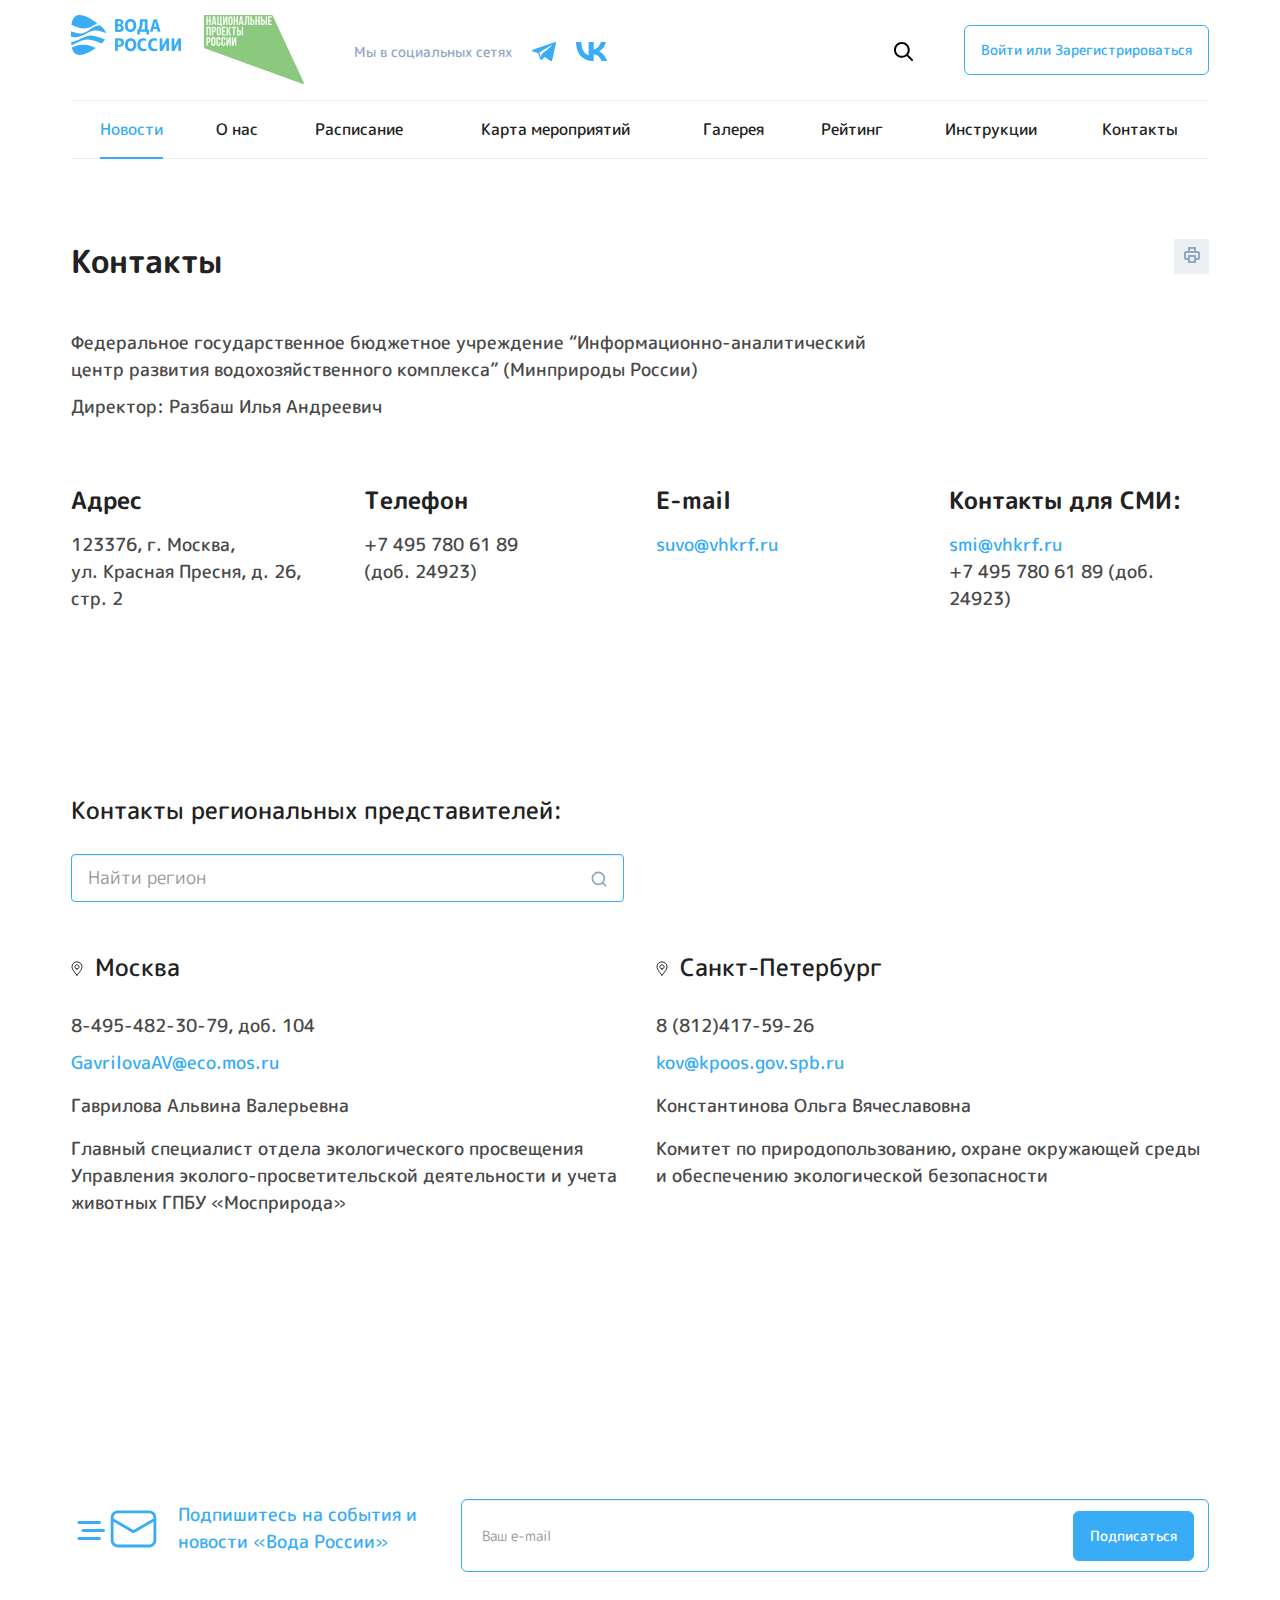
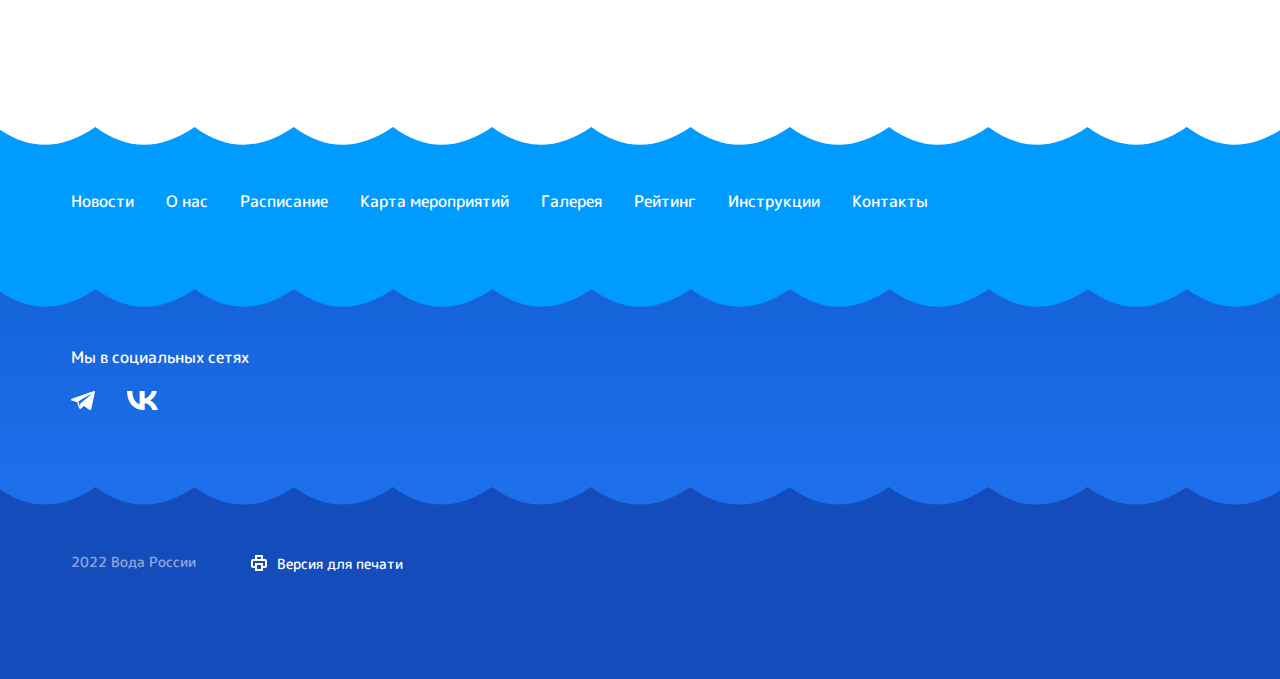
<file: contact.html>
<!DOCTYPE html>
<html lang="ru">

<head>
    <meta charset="UTF-8">
    <meta http-equiv="X-UA-Compatible" content="IE=edge">
    <meta name="viewport" content="width=device-width, initial-scale=1.0">
    <title>Контакты</title>

    <!-- CSS -->
    <!-- Bootstrap взят с сайта dev.берегдобрыхдел.рф -->
    <link rel="stylesheet" href="css/bootstrap.css">
    <link rel="stylesheet" href="css/flexslider.css">
    <link rel="stylesheet" href="css/style.css">
</head>

<body>

    <!-- HEADER -->
    <!-- main-header -->
    <div id="mainheader" class="visible-lg visible-md">
        <header class="header-main">

            <div class="container">

                <div class="menu-row py-15">
                    <!-- logo -->
                    <div class="d-inline-block va-center top-logo-block">
                        <a class="d-block logo" href="#">
                            <img src="img/logo.svg" alt="LOGO" title="LOGO" />
                        </a>
                    </div>

                    <!-- social -->
                    <div class="d-inline-block va-center top-social-block">
                        <div class="d-inline-block top-social-text">Мы в социальных сетях</div>
                        <div class="d-inline-block social-icons-header">
                            <ul>
                                <li class="telegram">
                                    <a href="#" rel="nofollow" title="Telegram">
                                        <img src="img/icons/icon-telegram.svg" alt="">
                                    </a>
                                </li>
                                <li class="vk">
                                    <a href="#" rel="nofollow" title="Вконтакте">
                                        <img src="img/icons/icon-vk.svg" alt="">
                                    </a>
                                </li>

                            </ul>
                        </div>
                    </div>

                    <div class="ml-auto">
                        <!-- search -->
                        <div class="d-inline-block va-center top-search-block">
                            <button class="inline-search-show search-modal-show" title="Поиск">
                                <img src="img/icons/icon-search.svg" alt="">
                            </button>
                        </div>

                        <!-- login btn -->
                        <div class="d-inline-block va-center top-login-block">
                            <a class="btn btn-transparent" href="#">
                                Войти или Зарегистрироваться
                            </a>
                        </div>
                    </div>
                </div>
                <!-- / .menu-row -->


                <div class="menu-row">
                    <!-- main-menu -->
                    <div class="menu-only">
                        <nav class="menu-nav">
                            <div class="table-menu">
                                <table>
                                    <tr>
                                        <td class="menu-item active">
                                            <div class="wrap">
                                                <a class="" href="#">Новости
                                                    <div class="line-wrapper"><span class="line"></span></div>
                                                </a>
                                            </div>
                                        </td>
                                        <td class="menu-item">
                                            <div class="wrap">
                                                <a class="" href="#">О нас
                                                    <div class="line-wrapper"><span class="line"></span></div>
                                                </a>
                                            </div>
                                        </td>
                                        <td class="menu-item">
                                            <div class="wrap">
                                                <a class="" href="#">Расписание
                                                    <div class="line-wrapper"><span class="line"></span></div>
                                                </a>
                                            </div>
                                        </td>
                                        <td class="menu-item">
                                            <div class="wrap">
                                                <a class="" href="#">Карта мероприятий
                                                    <div class="line-wrapper"><span class="line"></span></div>
                                                </a>
                                            </div>
                                        </td>
                                        <td class="menu-item">
                                            <div class="wrap">
                                                <a class="" href="#">Галерея
                                                    <div class="line-wrapper"><span class="line"></span></div>
                                                </a>
                                            </div>
                                        </td>
                                        <td class="menu-item">
                                            <div class="wrap">
                                                <a class="" href="#">Рейтинг
                                                    <div class="line-wrapper"><span class="line"></span></div>
                                                </a>
                                            </div>
                                        </td>
                                        <td class="menu-item">
                                            <div class="wrap">
                                                <a class="" href="#">Инструкции
                                                    <div class="line-wrapper"><span class="line"></span></div>
                                                </a>
                                            </div>
                                        </td>
                                        <td class="menu-item">
                                            <div class="wrap">
                                                <a class="" href="#">Контакты
                                                    <div class="line-wrapper"><span class="line"></span></div>
                                                </a>
                                            </div>
                                        </td>

                                        <!-- collapse icon -->
                                        <!-- <td class="menu-item dropdown js-dropdown nosave">
                                            <div class="wrap">
                                                <a class="dropdown-toggle more-items" href="#">
                                                    <span>
                                                        <img src="img/icons/icon-menu-collapse.svg" alt="">
                                                    </span>
                                                </a>
                                                <span class="tail"></span>
                                                <ul class="dropdown-menu"></ul>
                                            </div>
                                        </td> -->
                                    </tr>
                                </table>
                            </div>
                        </nav>
                    </div>
                </div>
                <!-- / .menu-row -->

            </div>
            <!-- / .container -->

        </header>
    </div>
    <!-- / .main-header -->

    <!-- headerfixed -->
    <div id="headerfixed">
        <div class="container">
            <div class="menu-row">

                <div class="fixed-logo-block">
                    <a class="d-block logo" href="#">
                        <img src="img/logo-mobile.svg" alt="LOGO" title="LOGO" />
                    </a>
                </div>

                <div class="fixed-menu-only">
                    <nav class="menu-nav">
                        <div class="table-menu">
                            <table>
                                <tr>
                                    <td class="menu-item active">
                                        <div class="wrap">
                                            <a class="" href="#">
                                                Новости
                                                <div class="line-wrapper"><span class="line"></span></div>
                                            </a>
                                        </div>
                                    </td>
                                    <td class="menu-item">
                                        <div class="wrap">
                                            <a class="" href="#">
                                                О нас
                                                <div class="line-wrapper"><span class="line"></span></div>
                                            </a>
                                        </div>
                                    </td>
                                    <td class="menu-item">
                                        <div class="wrap">
                                            <a class="" href="#">
                                                Расписание
                                                <div class="line-wrapper"><span class="line"></span></div>
                                            </a>
                                        </div>
                                    </td>
                                    <td class="menu-item">
                                        <div class="wrap">
                                            <a class="" href="#">
                                                Карта мероприятий
                                                <div class="line-wrapper"><span class="line"></span></div>
                                            </a>
                                        </div>
                                    </td>
                                    <td class="menu-item">
                                        <div class="wrap">
                                            <a class="" href="#">
                                                Галерея
                                                <div class="line-wrapper"><span class="line"></span></div>
                                            </a>
                                        </div>
                                    </td>
                                    <td class="menu-item">
                                        <div class="wrap">
                                            <a class="" href="#">
                                                Рейтинг
                                                <div class="line-wrapper"><span class="line"></span></div>
                                            </a>
                                        </div>
                                    </td>
                                    <td class="menu-item">
                                        <div class="wrap">
                                            <a class="" href="#">
                                                Инструкции
                                                <div class="line-wrapper"><span class="line"></span></div>
                                            </a>
                                        </div>
                                    </td>
                                    <td class="menu-item">
                                        <div class="wrap">
                                            <a class="" href="#">
                                                Контакты
                                                <div class="line-wrapper"><span class="line"></span></div>
                                            </a>
                                        </div>
                                    </td>

                                    <!-- collapse icon -->
                                    <!-- <td class="menu-item dropdown js-dropdown nosave">
                                        <div class="wrap">
                                            <a class="dropdown-toggle more-items" href="#">
                                                <span>
                                                    <img src="img/icons/icon-menu-collapse.svg" alt="">
                                                </span>
                                            </a>
                                            <span class="tail"></span>
                                            <ul class="dropdown-menu"></ul>
                                        </div>
                                    </td> -->

                                </tr>
                            </table>
                        </div>
                    </nav>
                </div>

                <div class="inner-table-block">
                    <span class="wrap_icon wrap_cabinet">
                        <img src="img/icons/svgexport-7.svg" alt="">
                    </span>
                </div>

                <div class="inner-table-block">
                    <span class="wrap_icon wrap_search search-modal-show">
                        <img src="img/icons/svgexport-8.svg" alt="">
                    </span>
                </div>

            </div>
        </div>
    </div>
    <!-- / .headerfixed -->

    <!-- mobileheader -->
    <div id="mobileheader" class="visible-xs visible-sm">

        <!-- mobileheader-v1 -->
        <div class="mobileheader-v1">

            <div class="button-and-logo">
                <div class="burger">
                    <i class="svg inline  svg-inline-burger dark" aria-hidden="true">
                        <svg xmlns="http://www.w3.org/2000/svg" width="18" height="16" viewBox="0 0 18 16">
                            <defs>
                                <style>
                                    .cls-1 {
                                        fill: #fff;
                                        fill-rule: evenodd;
                                    }
                                </style>
                            </defs>
                            <path data-name="Rounded Rectangle 81 copy 2" class="cls-1"
                                d="M330,114h16a1,1,0,0,1,1,1h0a1,1,0,0,1-1,1H330a1,1,0,0,1-1-1h0A1,1,0,0,1,330,114Zm0,7h16a1,1,0,0,1,1,1h0a1,1,0,0,1-1,1H330a1,1,0,0,1-1-1h0A1,1,0,0,1,330,121Zm0,7h16a1,1,0,0,1,1,1h0a1,1,0,0,1-1,1H330a1,1,0,0,1-1-1h0A1,1,0,0,1,330,128Z"
                                transform="translate(-329 -114)" />
                        </svg>
                    </i>

                    <i class="svg inline  svg-inline-close dark" aria-hidden="true">
                        <svg id="Close.svg" xmlns="http://www.w3.org/2000/svg" width="16" height="16"
                            viewBox="0 0 16 16">
                            <defs>
                                <style>
                                    .cls-1 {
                                        fill: #222;
                                        fill-rule: evenodd;
                                    }
                                </style>
                            </defs>
                            <path id="Rounded_Rectangle_114_copy_3" data-name="Rounded Rectangle 114 copy 3"
                                class="cls-1"
                                d="M334.411,138l6.3,6.3a1,1,0,0,1,0,1.414,0.992,0.992,0,0,1-1.408,0l-6.3-6.306-6.3,6.306a1,1,0,0,1-1.409-1.414l6.3-6.3-6.293-6.3a1,1,0,0,1,1.409-1.414l6.3,6.3,6.3-6.3A1,1,0,0,1,340.7,131.7Z"
                                transform="translate(-325 -130)" />
                        </svg>
                    </i>
                </div>

                <div class="logo-block">
                    <a class="d-block logo" href="#">
                        <img src="img/logo-mobile.svg" alt="LOGO" title="LOGO" />
                    </a>
                </div>
            </div>

            <div class="right-icons">
                <div class="wrap_icon">
                    <button class="inline-search-show twosmallfont search-modal-show" title="Поиск">
                        <i class="svg inline  svg-inline-search" aria-hidden="true">
                            <svg xmlns="http://www.w3.org/2000/svg" width="21" height="21" viewBox="0 0 21 21">
                                <defs>
                                    <style>
                                        .cls-1 {
                                            fill: #222;
                                            fill-rule: evenodd;
                                        }
                                    </style>
                                </defs>
                                <path data-name="Rounded Rectangle 106" class="cls-1"
                                    d="M1590.71,131.709a1,1,0,0,1-1.42,0l-4.68-4.677a9.069,9.069,0,1,1,1.42-1.427l4.68,4.678A1,1,0,0,1,1590.71,131.709ZM1579,113a7,7,0,1,0,7,7A7,7,0,0,0,1579,113Z"
                                    transform="translate(-1570 -111)" />
                            </svg>
                        </i>
                    </button>
                </div>
            </div>
        </div>
        <!-- / .mobileheader-v1 -->

        <!-- mobilemenu -->
        <div id="mobilemenu" class="dropdown">
            <div class="mobilemenu-v1 scroller compact_menu">
                <div class="wrap">
                    <div class="menu middle">
                        <ul>
                            <li>
                                <a class="dark-color" href="/auth/">
                                    <i class="svg inline  svg-inline-cabinet" aria-hidden="true">
                                        <svg xmlns="http://www.w3.org/2000/svg" width="18" height="18"
                                            viewBox="0 0 18 18">
                                            <defs>
                                                <style>
                                                    .cls-1 {
                                                        fill: #222;
                                                        fill-rule: evenodd;
                                                    }
                                                </style>
                                            </defs>
                                            <path class="cls-1"
                                                d="M9,18a9,9,0,1,1,9-9A9,9,0,0,1,9,18Zm3.586-3.019a4.086,4.086,0,0,0-7.169,0A6.831,6.831,0,0,0,12.586,14.981ZM9,1.99A6.989,6.989,0,0,0,3.938,13.815a5.969,5.969,0,0,1,10.128-.006A6.989,6.989,0,0,0,9,1.99ZM9.064,10H8.935A2.936,2.936,0,0,1,6,7.064V6.935A2.936,2.936,0,0,1,8.935,4H9.064A2.936,2.936,0,0,1,12,6.935V7.064A2.936,2.936,0,0,1,9.064,10Zm1.217-3.023A1.258,1.258,0,0,0,9.023,5.719H8.977A1.258,1.258,0,0,0,7.719,6.977V7.054A1.258,1.258,0,0,0,8.977,8.312H9.023a1.258,1.258,0,0,0,1.258-1.258V6.977Z">
                                            </path>
                                        </svg>
                                    </i>
                                    <span>Войти/Регистрация</span>
                                    <span class="arrow"><i class="svg svg_triangle_right"></i></span>
                                </a>
                            </li>
                        </ul>
                    </div>

                    <div class="menu">
                        <ul>
                            <li class="selected">
                                <a class="dark-color" href="/news/" title="Новости">
                                    <span>Новости</span>
                                </a>
                            </li>
                            <li>
                                <a class="dark-color" href="/about/" title="О нас">
                                    <span>О нас</span>
                                </a>
                            </li>
                            <li>
                                <a class="dark-color" href="/calendar/" title="Расписание">
                                    <span>Расписание</span>
                                </a>
                            </li>
                            <li>
                                <a class="dark-color" href="/map/" title="Карта мероприятий">
                                    <span>Карта мероприятий</span>
                                </a>
                            </li>
                            <li>
                                <a class="dark-color" href="/gallery/" title="Галерея">
                                    <span>Галерея</span>
                                </a>
                            </li>
                            <li>
                                <a class="dark-color" href="/rating/2021/" title="Рейтинг">
                                    <span>Рейтинг</span>
                                </a>
                            </li>
                            <li>
                                <a class="dark-color" href="/howto/" title="Инструкции">
                                    <span>Инструкции</span>
                                </a>
                            </li>
                            <li>
                                <a class="dark-color" href="/contacts/" title="Контакты">
                                    <span>Контакты</span>
                                </a>
                            </li>
                        </ul>
                    </div>
                    <div class="social-icons">
                        <!-- noindex -->
                        <ul>
                            <li class="telegram">
                                <a href="https://t.me/voda_rossii" target="_blank" rel="nofollow" title="Telegram">
                                    <img src="img/icons/icon-telegram.svg" alt="">
                                </a>
                            </li>
                            <li class="vk">
                                <a href="https://vk.com/beregdobryhdel" target="_blank" rel="nofollow"
                                    title="Вконтакте">
                                    <img src="img/icons/icon-vk.svg" alt="">
                                </a>
                            </li>

                        </ul>
                        <!-- /noindex -->
                    </div>
                </div>
            </div>
        </div>
        <!-- / #mobilemenu -->

    </div>
    <!-- / .mobileheader -->
    <!-- /HEADER -->


    <!-- MAIN -->
    <main class="main">

        <!-- CONTACT HERO -->
        <section class="contact-hero">
            <div class="container">
                <div class="page-top-main">
                    <div class="page-title">
                        <h1 class="shares" id="pagetitle">Контакты</h1>
                    </div>
                    <div class="top-share">
                        <ul>
                            <li>
                                <a class="btn btn-share" href="#">
                                    <i class="svg svg-print"></i>
                                </a>
                            </li>
                            
                        </ul>
                    </div>
                </div>
                <div class="row">
                    <div class="col-md-9">
                        <div class="mb-52">
                            <p>Федеральное государственное бюджетное учреждение “Информационно-аналитический центр развития водохозяйственного комплекса” (Минприроды России)</p>
                            <p>Директор: Разбаш Илья Андреевич</p>
                        </div>
                    </div>
                </div>
                <div class="row">
                    <div class="col-md-3">
                        <div class="py-15">
                            <h4 class="fw-bold">Адрес</h4>
                            <p>123376, г. Москва, <br> ул. Красная Пресня, д. 26, стр. 2</p>
                        </div>
                    </div>
                    <div class="col-md-3">
                        <div class="py-15">
                            <h4 class="fw-bold">Телефон</h4>
                            <p>+7 495 780 61 89 <br> (доб. 24923)</p>
                        </div>
                    </div>
                    <div class="col-md-3">
                        <div class="py-15">
                            <h4 class="fw-bold">E-mail</h4>
                            <p><a href="mailto:suvo@vhkrf.ru">suvo@vhkrf.ru</a></p>
                        </div>
                    </div>
                    <div class="col-md-3">
                        <div class="py-15">
                            <h4 class="fw-bold">Контакты для СМИ:</h4>
                            <p><a href="mailto:smi@vhkrf.ru">smi@vhkrf.ru</a> <br>+7 495 780 61 89 (доб. 24923)</p>
                        </div>
                    </div>
                </div>
            </div>
        </section>
        <!-- / .CONTACT HERO -->


        <section class="contact-find">
            <div class="container">
                <h4 class="mb-30">Контакты региональных представителей:</h4>
                <div class="row mb-52">
                    <div class="col-md-6">
                        <form class="contact-find__form" action="#">
                            <input class="form-control" type="text" placeholder="Найти регион" maxlength="255" />
                            <button class="btn contact-find__form-btn" type="submit"><span class="contact-find__form-btn-search"></span></button>
                        </form>
                    </div>
                </div>
                <div class="row">
                    <div class="col-md-6">
                        <div class="contact-find__result">
                            <h4 class="contact-find__result-city">Москва</h4>
                            <p>8-495-482-30-79, доб. 104</p>
                            <p class="mb-16"><a href="mailto:GavrilovaAV@eco.mos.ru">GavrilovaAV@eco.mos.ru</a></p>
                            <p class="mb-16">Гаврилова Альвина Валерьевна</p>
                            <p class="mb-16">Главный специалист отдела экологического просвещения Управления эколого-просветительской деятельности и учета животных ГПБУ «Мосприрода»</p>
                        </div>
                    </div>
                    <div class="col-md-6">
                        <div class="contact-find__result">
                            <h4 class="contact-find__result-city">Санкт-Петербург</h4>
                            <p>8 (812)417-59-26</p>
                            <p class="mb-16"><a href="mailto:kov@kpoos.gov.spb.ru">kov@kpoos.gov.spb.ru</a></p>
                            <p class="mb-16">Константинова Ольга Вячеславовна</p>
                            <p class="mb-16">Комитет по природопользованию, охране окружающей среды и обеспечению экологической безопасности</p>
                        </div>
                    </div>
                </div>
            </div>
        </section>



    </main>
    <!-- /MAIN -->


    <!-- FOOTER -->
    <!-- subscribe-block-wrapper -->
    <section class="subscribe-wrapper mx-auto">
        <div class="container">
            <div class="row">
                <div class="col-md-4">
                    <div class="d-flex ai-center py-15">
                        <div class="svg-inline-subscribe hidden-xs">
                            <img src="img/icons/mail-sub.svg" alt="">
                        </div>
                        <div class="svg-inline-text">
                            Подпишитесь на события и новости «Вода России»
                        </div>
                    </div>
                </div>
                <div class="col-md-8">
                    <div class="subscribe-edit py-15">
                        <form class="subscribe-form" action="#" method="post">
                            <input class="form-control subscribe-input required" type="text" name="email"
                                placeholder="Ваш e-mail" value="" size="30" maxlength="255" />
                            <!-- <input type="submit" name="submit" class="btn btn-primary subscribe-btn" value="Подписаться" /> -->
                            <button class="btn btn-primary btn-subscribe" type="submit">Подписаться</button>
                        </form>
                    </div>
                </div>
            </div>
        </div>
    </section>
    <!-- / .subscribe-block-wrapper -->


    <footer id="footer">

        <!-- section wave-1 -->
        <section class="bg-wave footer-wave-1">
            <div class="container">
                <div class="bottom-menu">
                    <ul>
                        <li class="active"><a href="#">Новости</a></li>
                        <li><a href="#">О нас</a></li>
                        <li><a href="#">Расписание</a></li>
                        <li><a href="#">Карта мероприятий</a></li>
                        <li><a href="#">Галерея</a></li>
                        <li><a href="#">Рейтинг</a></li>
                        <li><a href="#">Инструкции</a></li>
                        <li><a href="#">Контакты</a></li>
                    </ul>
                </div>
            </div>
        </section>

        <!-- section wave-2 -->
        <section class="bg-wave footer-wave-2">
            <div class="container">
                <div class="bottom-social">
                    <h5 class="bottom-social-title">Мы в социальных сетях</h5>
                    <ul>
                        <li>
                            <a href="#">
                                <img src="img/icons/icon-white-telegram.svg" alt="">
                            </a>
                        </li>
                        <li>
                            <a href="#">
                                <img src="img/icons/icon-white-vk.svg" alt="">
                            </a>
                        </li>
                    </ul>
                </div>
            </div>
        </section>

        <!-- section wave-3 -->
        <section class="bg-wave footer-wave-3">
            <div class="container">
                <div class="bottom-copyright">2022 Вода России</div>
                <a class="bottom-print-link" href="#">
                    <i class="icon icon-print">
                        <svg xmlns="http://www.w3.org/2000/svg" width="16" height="16" viewBox="0 0 16 16">
                            <path class="cls-1"
                                d="M1553,287h-2v3h-8v-3h-2a2,2,0,0,1-2-2v-5a2,2,0,0,1,2-2h2v-4h8v4h2a2,2,0,0,1,2,2v5A2,2,0,0,1,1553,287Zm-8,1h4v-4h-4v4Zm4-12h-4v2h4v-2Zm4,4h-12v5h2v-3h8v3h2v-5Z"
                                transform="translate(-1539 -274)"></path>
                        </svg>
                    </i>
                    <span class="text">Версия для печати</span>
                </a>
            </div>
        </section>

    </footer>
    <!-- /FOOTER -->


    <!-- SEARCH MODAL -->
    <div class="inline-search-block">
        <div class="container">
            <div class="search-wrapper">
                <form action="#" class="top-search">
                    <div class="search-input-div">
                        <input class="search-input" id="title-search-input" type="text" name="q" value=""
                            placeholder="Найти" size="40" maxlength="50" autocomplete="off" />
                    </div>
                    <div class="search-button-div">
                        <button class="btn btn-primary btn-search" type="submit" name="s" value="Найти">Найти</button>
                    </div>
                </form>
                <div class="search-close">
                    <span class="svg svg-close"></span>
                </div>
            </div>
        </div>
    </div>
    <div class="search-overlay"></div>
    <!-- / SEARCH MODAL -->


    <!-- FIXED LETTER -->
    <!-- Оставляем как есть -->
    <div class="ajax_basket" style="display: none;">
        <div class="fixed_wrapper">
            <div class="right_dok">
                <span class="link" title="Задать вопрос">
                    <span class="animate-load" data-event="jqm" data-param-id="7" data-name="question">
                        <i class="svg inline  svg-inline-ask" aria-hidden="true">
                            <svg xmlns="http://www.w3.org/2000/svg" width="18" height="14" viewBox="0 0 18 14">
                                <defs>
                                    <style>
                                        .cls-1 {
                                            fill: #222;
                                            fill-rule: evenodd;
                                        }
                                    </style>
                                </defs>
                                <path data-name="ask" class="cls-1"
                                    d="M1898,414h-14a2,2,0,0,1-2-2V402a2,2,0,0,1,1.95-2,1.025,1.025,0,0,1,.22,0h13.69a1,1,0,0,1,.25.011A2,2,0,0,1,1900,402v10A2,2,0,0,1,1898,414Zm-11.47-12,4.49,4.482L1895.5,402h-8.97Zm11.47,0.5-6.17,6.173a1.26,1.26,0,0,1-1.63,0l-6.2-6.2V412h14v-9.5Z"
                                    transform="translate(-1882 -400)"></path>
                            </svg>
                        </i>
                    </span>
                </span>
            </div>
        </div>
    </div>
    <!-- / FIXED LETTER -->

    <!-- JS -->
    <!-- jQuery и Bootstrap.js взят с сайта dev.берегдобрыхдел.рф -->
    <script src="js/jquery-2.1.3.min.js"></script>
    <script src="js/bootstrap.js"></script>
    <script src="js/jquery.flexslider.js"></script>
    <script src="js/main.js"></script>

</body>

</html>
</file>
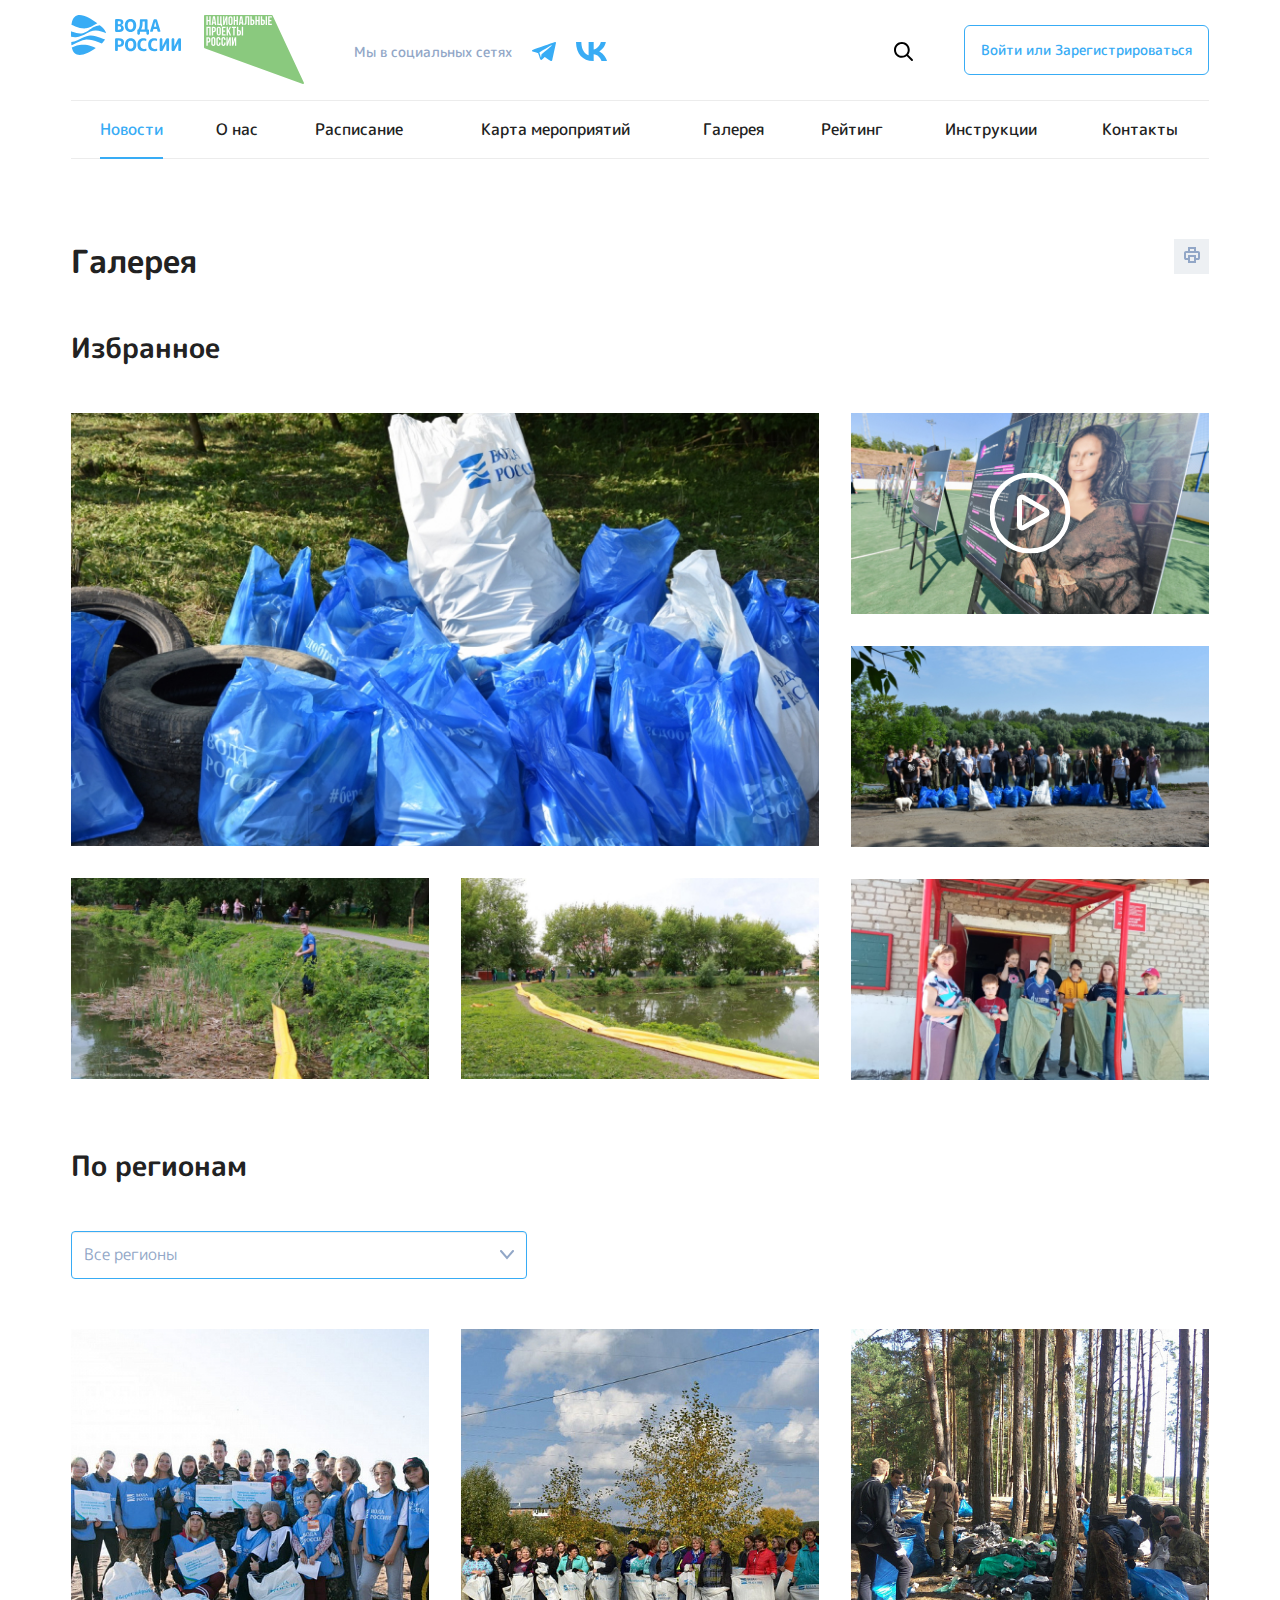
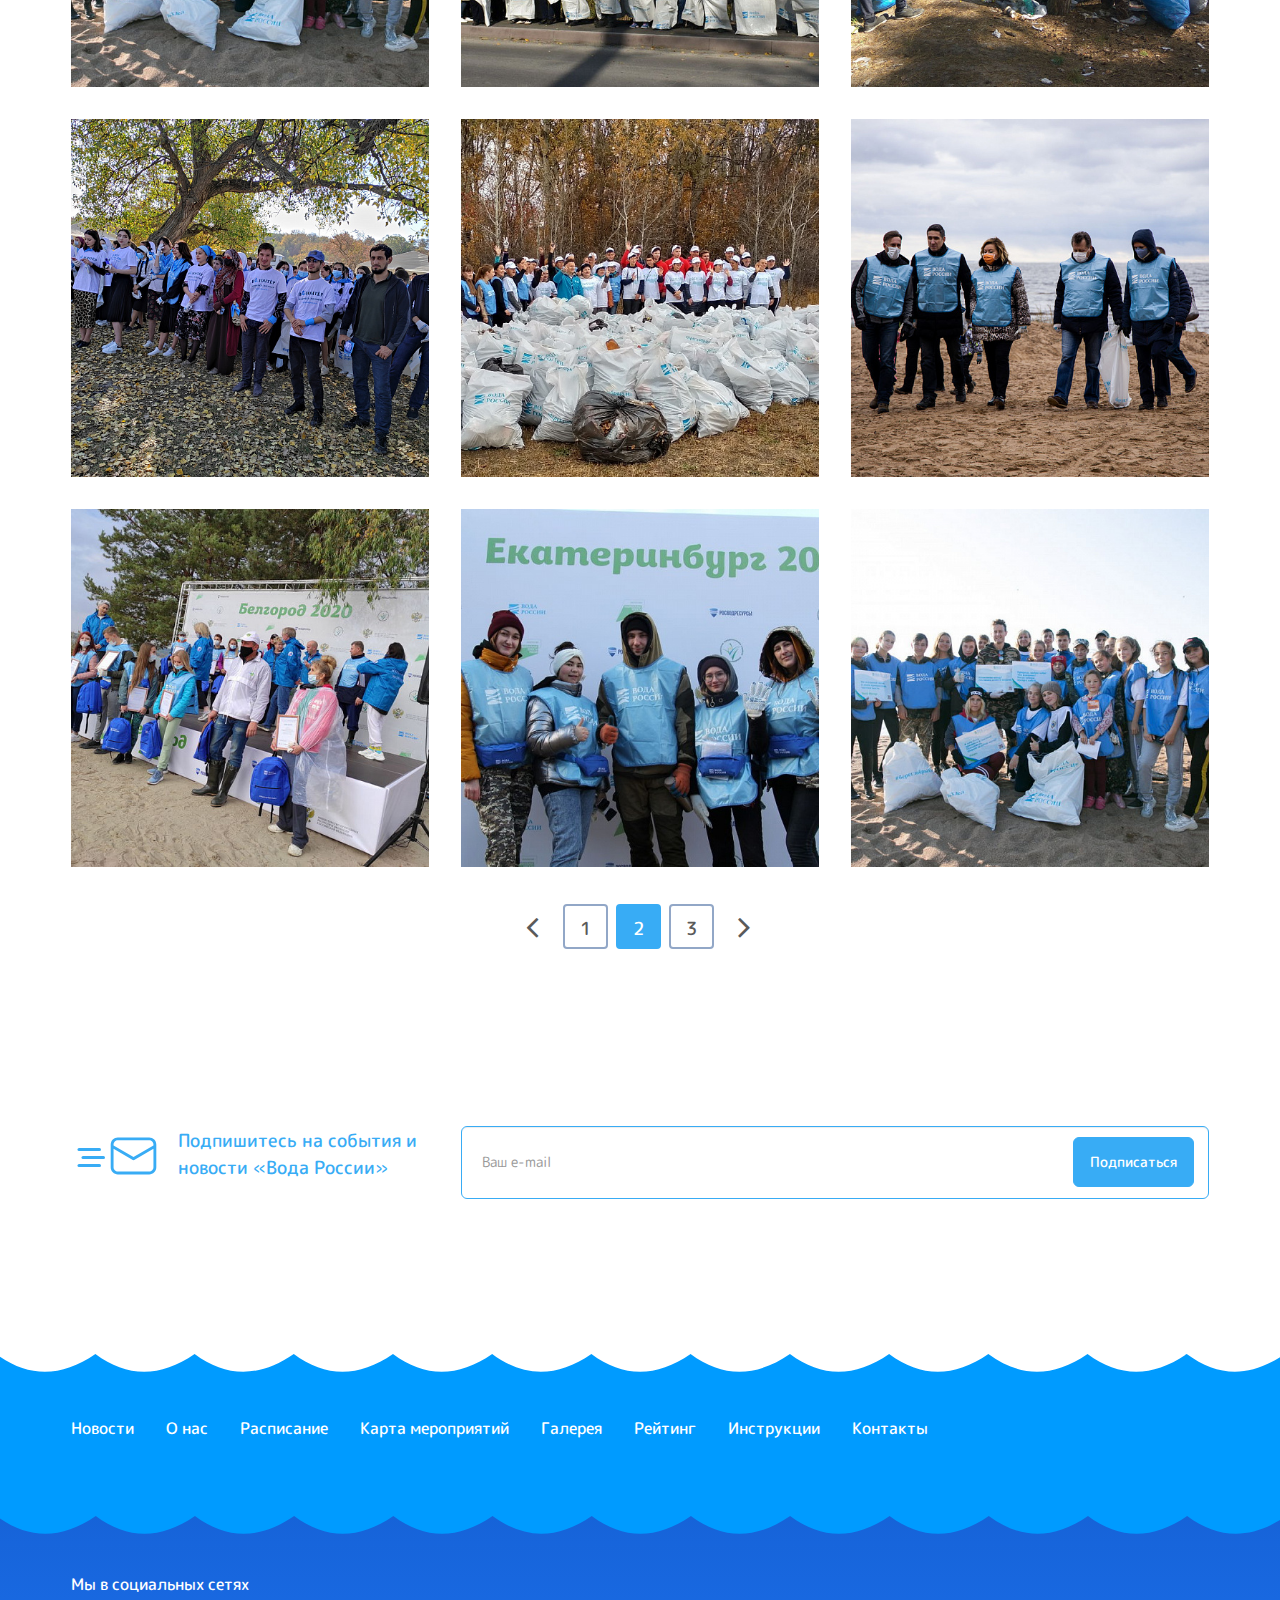
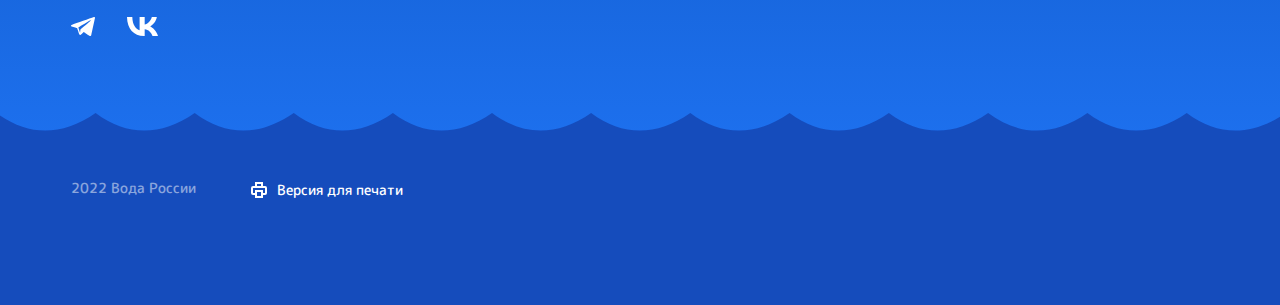
<file: gallery.html>
<!DOCTYPE html>
<html lang="ru">

<head>
    <meta charset="UTF-8">
    <meta http-equiv="X-UA-Compatible" content="IE=edge">
    <meta name="viewport" content="width=device-width, initial-scale=1.0">
    <title>Галерея</title>

    <!-- CSS -->
    <!-- Bootstrap взят с сайта dev.берегдобрыхдел.рф -->
    <link rel="stylesheet" href="css/bootstrap.css">
    <link rel="stylesheet" href="css/flexslider.css">
    <link rel="stylesheet" href="css/style.css">
</head>

<body>

    <!-- HEADER -->
    <!-- main-header -->
    <div id="mainheader" class="visible-lg visible-md">
        <header class="header-main">

            <div class="container">

                <div class="menu-row py-15">
                    <!-- logo -->
                    <div class="d-inline-block va-center top-logo-block">
                        <a class="d-block logo" href="#">
                            <img src="img/logo.svg" alt="LOGO" title="LOGO" />
                        </a>
                    </div>

                    <!-- social -->
                    <div class="d-inline-block va-center top-social-block">
                        <div class="d-inline-block top-social-text">Мы в социальных сетях</div>
                        <div class="d-inline-block social-icons-header">
                            <ul>
                                <li class="telegram">
                                    <a href="#" rel="nofollow" title="Telegram">
                                        <img src="img/icons/icon-telegram.svg" alt="">
                                    </a>
                                </li>
                                <li class="vk">
                                    <a href="#" rel="nofollow" title="Вконтакте">
                                        <img src="img/icons/icon-vk.svg" alt="">
                                    </a>
                                </li>

                            </ul>
                        </div>
                    </div>

                    <div class="ml-auto">
                        <!-- search -->
                        <div class="d-inline-block va-center top-search-block">
                            <button class="inline-search-show search-modal-show" title="Поиск">
                                <img src="img/icons/icon-search.svg" alt="">
                            </button>
                        </div>

                        <!-- login btn -->
                        <div class="d-inline-block va-center top-login-block">
                            <a class="btn btn-transparent" href="#">
                                Войти или Зарегистрироваться
                            </a>
                        </div>
                    </div>
                </div>
                <!-- / .menu-row -->


                <div class="menu-row">
                    <!-- main-menu -->
                    <div class="menu-only">
                        <nav class="menu-nav">
                            <div class="table-menu">
                                <table>
                                    <tr>
                                        <td class="menu-item active">
                                            <div class="wrap">
                                                <a class="" href="#">Новости
                                                    <div class="line-wrapper"><span class="line"></span></div>
                                                </a>
                                            </div>
                                        </td>
                                        <td class="menu-item">
                                            <div class="wrap">
                                                <a class="" href="#">О нас
                                                    <div class="line-wrapper"><span class="line"></span></div>
                                                </a>
                                            </div>
                                        </td>
                                        <td class="menu-item">
                                            <div class="wrap">
                                                <a class="" href="#">Расписание
                                                    <div class="line-wrapper"><span class="line"></span></div>
                                                </a>
                                            </div>
                                        </td>
                                        <td class="menu-item">
                                            <div class="wrap">
                                                <a class="" href="#">Карта мероприятий
                                                    <div class="line-wrapper"><span class="line"></span></div>
                                                </a>
                                            </div>
                                        </td>
                                        <td class="menu-item">
                                            <div class="wrap">
                                                <a class="" href="#">Галерея
                                                    <div class="line-wrapper"><span class="line"></span></div>
                                                </a>
                                            </div>
                                        </td>
                                        <td class="menu-item">
                                            <div class="wrap">
                                                <a class="" href="#">Рейтинг
                                                    <div class="line-wrapper"><span class="line"></span></div>
                                                </a>
                                            </div>
                                        </td>
                                        <td class="menu-item">
                                            <div class="wrap">
                                                <a class="" href="#">Инструкции
                                                    <div class="line-wrapper"><span class="line"></span></div>
                                                </a>
                                            </div>
                                        </td>
                                        <td class="menu-item">
                                            <div class="wrap">
                                                <a class="" href="#">Контакты
                                                    <div class="line-wrapper"><span class="line"></span></div>
                                                </a>
                                            </div>
                                        </td>

                                        <!-- collapse icon -->
                                        <!-- <td class="menu-item dropdown js-dropdown nosave">
                                            <div class="wrap">
                                                <a class="dropdown-toggle more-items" href="#">
                                                    <span>
                                                        <img src="img/icons/icon-menu-collapse.svg" alt="">
                                                    </span>
                                                </a>
                                                <span class="tail"></span>
                                                <ul class="dropdown-menu"></ul>
                                            </div>
                                        </td> -->
                                    </tr>
                                </table>
                            </div>
                        </nav>
                    </div>
                </div>
                <!-- / .menu-row -->

            </div>
            <!-- / .container -->

        </header>
    </div>
    <!-- / .main-header -->

    <!-- headerfixed -->
    <div id="headerfixed">
        <div class="container">
            <div class="menu-row">

                <div class="fixed-logo-block">
                    <a class="d-block logo" href="#">
                        <img src="img/logo-mobile.svg" alt="LOGO" title="LOGO" />
                    </a>
                </div>

                <div class="fixed-menu-only">
                    <nav class="menu-nav">
                        <div class="table-menu">
                            <table>
                                <tr>
                                    <td class="menu-item active">
                                        <div class="wrap">
                                            <a class="" href="#">
                                                Новости
                                                <div class="line-wrapper"><span class="line"></span></div>
                                            </a>
                                        </div>
                                    </td>
                                    <td class="menu-item">
                                        <div class="wrap">
                                            <a class="" href="#">
                                                О нас
                                                <div class="line-wrapper"><span class="line"></span></div>
                                            </a>
                                        </div>
                                    </td>
                                    <td class="menu-item">
                                        <div class="wrap">
                                            <a class="" href="#">
                                                Расписание
                                                <div class="line-wrapper"><span class="line"></span></div>
                                            </a>
                                        </div>
                                    </td>
                                    <td class="menu-item">
                                        <div class="wrap">
                                            <a class="" href="#">
                                                Карта мероприятий
                                                <div class="line-wrapper"><span class="line"></span></div>
                                            </a>
                                        </div>
                                    </td>
                                    <td class="menu-item">
                                        <div class="wrap">
                                            <a class="" href="#">
                                                Галерея
                                                <div class="line-wrapper"><span class="line"></span></div>
                                            </a>
                                        </div>
                                    </td>
                                    <td class="menu-item">
                                        <div class="wrap">
                                            <a class="" href="#">
                                                Рейтинг
                                                <div class="line-wrapper"><span class="line"></span></div>
                                            </a>
                                        </div>
                                    </td>
                                    <td class="menu-item">
                                        <div class="wrap">
                                            <a class="" href="#">
                                                Инструкции
                                                <div class="line-wrapper"><span class="line"></span></div>
                                            </a>
                                        </div>
                                    </td>
                                    <td class="menu-item">
                                        <div class="wrap">
                                            <a class="" href="#">
                                                Контакты
                                                <div class="line-wrapper"><span class="line"></span></div>
                                            </a>
                                        </div>
                                    </td>

                                    <!-- collapse icon -->
                                    <!-- <td class="menu-item dropdown js-dropdown nosave">
                                        <div class="wrap">
                                            <a class="dropdown-toggle more-items" href="#">
                                                <span>
                                                    <img src="img/icons/icon-menu-collapse.svg" alt="">
                                                </span>
                                            </a>
                                            <span class="tail"></span>
                                            <ul class="dropdown-menu"></ul>
                                        </div>
                                    </td> -->

                                </tr>
                            </table>
                        </div>
                    </nav>
                </div>

                <div class="inner-table-block">
                    <span class="wrap_icon wrap_cabinet">
                        <img src="img/icons/svgexport-7.svg" alt="">
                    </span>
                </div>

                <div class="inner-table-block">
                    <span class="wrap_icon wrap_search search-modal-show">
                        <img src="img/icons/svgexport-8.svg" alt="">
                    </span>
                </div>

            </div>
        </div>
    </div>
    <!-- / .headerfixed -->

    <!-- mobileheader -->
    <div id="mobileheader" class="visible-xs visible-sm">

        <!-- mobileheader-v1 -->
        <div class="mobileheader-v1">

            <div class="button-and-logo">
                <div class="burger">
                    <i class="svg inline  svg-inline-burger dark" aria-hidden="true">
                        <svg xmlns="http://www.w3.org/2000/svg" width="18" height="16" viewBox="0 0 18 16">
                            <defs>
                                <style>
                                    .cls-1 {
                                        fill: #fff;
                                        fill-rule: evenodd;
                                    }
                                </style>
                            </defs>
                            <path data-name="Rounded Rectangle 81 copy 2" class="cls-1"
                                d="M330,114h16a1,1,0,0,1,1,1h0a1,1,0,0,1-1,1H330a1,1,0,0,1-1-1h0A1,1,0,0,1,330,114Zm0,7h16a1,1,0,0,1,1,1h0a1,1,0,0,1-1,1H330a1,1,0,0,1-1-1h0A1,1,0,0,1,330,121Zm0,7h16a1,1,0,0,1,1,1h0a1,1,0,0,1-1,1H330a1,1,0,0,1-1-1h0A1,1,0,0,1,330,128Z"
                                transform="translate(-329 -114)" />
                        </svg>
                    </i>

                    <i class="svg inline  svg-inline-close dark" aria-hidden="true">
                        <svg id="Close.svg" xmlns="http://www.w3.org/2000/svg" width="16" height="16"
                            viewBox="0 0 16 16">
                            <defs>
                                <style>
                                    .cls-1 {
                                        fill: #222;
                                        fill-rule: evenodd;
                                    }
                                </style>
                            </defs>
                            <path id="Rounded_Rectangle_114_copy_3" data-name="Rounded Rectangle 114 copy 3"
                                class="cls-1"
                                d="M334.411,138l6.3,6.3a1,1,0,0,1,0,1.414,0.992,0.992,0,0,1-1.408,0l-6.3-6.306-6.3,6.306a1,1,0,0,1-1.409-1.414l6.3-6.3-6.293-6.3a1,1,0,0,1,1.409-1.414l6.3,6.3,6.3-6.3A1,1,0,0,1,340.7,131.7Z"
                                transform="translate(-325 -130)" />
                        </svg>
                    </i>
                </div>

                <div class="logo-block">
                    <a class="d-block logo" href="#">
                        <img src="img/logo-mobile.svg" alt="LOGO" title="LOGO" />
                    </a>
                </div>
            </div>

            <div class="right-icons">
                <div class="wrap_icon">
                    <button class="inline-search-show twosmallfont search-modal-show" title="Поиск">
                        <i class="svg inline  svg-inline-search" aria-hidden="true">
                            <svg xmlns="http://www.w3.org/2000/svg" width="21" height="21" viewBox="0 0 21 21">
                                <defs>
                                    <style>
                                        .cls-1 {
                                            fill: #222;
                                            fill-rule: evenodd;
                                        }
                                    </style>
                                </defs>
                                <path data-name="Rounded Rectangle 106" class="cls-1"
                                    d="M1590.71,131.709a1,1,0,0,1-1.42,0l-4.68-4.677a9.069,9.069,0,1,1,1.42-1.427l4.68,4.678A1,1,0,0,1,1590.71,131.709ZM1579,113a7,7,0,1,0,7,7A7,7,0,0,0,1579,113Z"
                                    transform="translate(-1570 -111)" />
                            </svg>
                        </i>
                    </button>
                </div>
            </div>
        </div>
        <!-- / .mobileheader-v1 -->

        <!-- mobilemenu -->
        <div id="mobilemenu" class="dropdown">
            <div class="mobilemenu-v1 scroller compact_menu">
                <div class="wrap">
                    <div class="menu middle">
                        <ul>
                            <li>
                                <a class="dark-color" href="/auth/">
                                    <i class="svg inline  svg-inline-cabinet" aria-hidden="true">
                                        <svg xmlns="http://www.w3.org/2000/svg" width="18" height="18"
                                            viewBox="0 0 18 18">
                                            <defs>
                                                <style>
                                                    .cls-1 {
                                                        fill: #222;
                                                        fill-rule: evenodd;
                                                    }
                                                </style>
                                            </defs>
                                            <path class="cls-1"
                                                d="M9,18a9,9,0,1,1,9-9A9,9,0,0,1,9,18Zm3.586-3.019a4.086,4.086,0,0,0-7.169,0A6.831,6.831,0,0,0,12.586,14.981ZM9,1.99A6.989,6.989,0,0,0,3.938,13.815a5.969,5.969,0,0,1,10.128-.006A6.989,6.989,0,0,0,9,1.99ZM9.064,10H8.935A2.936,2.936,0,0,1,6,7.064V6.935A2.936,2.936,0,0,1,8.935,4H9.064A2.936,2.936,0,0,1,12,6.935V7.064A2.936,2.936,0,0,1,9.064,10Zm1.217-3.023A1.258,1.258,0,0,0,9.023,5.719H8.977A1.258,1.258,0,0,0,7.719,6.977V7.054A1.258,1.258,0,0,0,8.977,8.312H9.023a1.258,1.258,0,0,0,1.258-1.258V6.977Z">
                                            </path>
                                        </svg>
                                    </i>
                                    <span>Войти/Регистрация</span>
                                    <span class="arrow"><i class="svg svg_triangle_right"></i></span>
                                </a>
                            </li>
                        </ul>
                    </div>

                    <div class="menu">
                        <ul>
                            <li class="selected">
                                <a class="dark-color" href="/news/" title="Новости">
                                    <span>Новости</span>
                                </a>
                            </li>
                            <li>
                                <a class="dark-color" href="/about/" title="О нас">
                                    <span>О нас</span>
                                </a>
                            </li>
                            <li>
                                <a class="dark-color" href="/calendar/" title="Расписание">
                                    <span>Расписание</span>
                                </a>
                            </li>
                            <li>
                                <a class="dark-color" href="/map/" title="Карта мероприятий">
                                    <span>Карта мероприятий</span>
                                </a>
                            </li>
                            <li>
                                <a class="dark-color" href="/gallery/" title="Галерея">
                                    <span>Галерея</span>
                                </a>
                            </li>
                            <li>
                                <a class="dark-color" href="/rating/2021/" title="Рейтинг">
                                    <span>Рейтинг</span>
                                </a>
                            </li>
                            <li>
                                <a class="dark-color" href="/howto/" title="Инструкции">
                                    <span>Инструкции</span>
                                </a>
                            </li>
                            <li>
                                <a class="dark-color" href="/contacts/" title="Контакты">
                                    <span>Контакты</span>
                                </a>
                            </li>
                        </ul>
                    </div>
                    <div class="social-icons">
                        <!-- noindex -->
                        <ul>
                            <li class="telegram">
                                <a href="https://t.me/voda_rossii" target="_blank" rel="nofollow" title="Telegram">
                                    <img src="img/icons/icon-telegram.svg" alt="">
                                </a>
                            </li>
                            <li class="vk">
                                <a href="https://vk.com/beregdobryhdel" target="_blank" rel="nofollow"
                                    title="Вконтакте">
                                    <img src="img/icons/icon-vk.svg" alt="">
                                </a>
                            </li>

                        </ul>
                        <!-- /noindex -->
                    </div>
                </div>
            </div>
        </div>
        <!-- / #mobilemenu -->

    </div>
    <!-- / .mobileheader -->
    <!-- /HEADER -->


    <!-- MAIN -->
    <main class="main">

        <!-- GALLERY HERO -->
        <section class="gallery-hero">
            <div class="container">
                <div class="page-top-main">
                    <div class="page-title">
                        <h1 class="shares" id="pagetitle">Галерея</h1>
                    </div>
                    <div class="top-share">
                        <ul>
                            <li>
                                <a class="btn btn-share" href="#">
                                    <i class="svg svg-print"></i>
                                </a>
                            </li>
                            
                        </ul>
                    </div>
                </div>
                <h5 class="h2 section-title">Избранное</h5>
                <div class="row">
                    <div class="col-md-8">
                        <div class="row">
                            <div class="col-md-12">
                                <a class="main-galery__item hover-shine" href="#">
                                    <img src="img/Rectangle 29.jpg" alt="">
                                </a>
                            </div>
                        </div>
                        <div class="row">
                            <div class="col-md-6">
                                <a class="main-galery__item hover-shine" href="#">
                                    <img src="img/Rectangle 44.jpg" alt="">
                                </a>
                            </div>
                            <div class="col-md-6">
                                <a class="main-galery__item hover-shine" href="#">
                                    <img src="img/Rectangle 45.jpg" alt="">
                                </a>
                            </div>
                        </div>
                    </div>
                    <div class="col-md-4">
                        <a class="main-galery__item hover-shine galery-video-item" href="#">
                            <img src="img/Rectangle 31.jpg" alt="">
                        </a>
                        <a class="main-galery__item hover-shine" href="#">
                            <img src="img/Rectangle 34.jpg" alt="">
                        </a>
                        <a class="main-galery__item hover-shine" href="#">
                            <img src="img/Rectangle 46.jpg" alt="">
                        </a>
                    </div>
                </div>
            </div>
        </section>
        <!-- / .GALLERY HERO -->

        <section class="gallery-folders">
            <div class="container">
                <div class="row">
                    <div class="col-md-5">
                        <div class="mb-50">
                            <h5 class="h2 section-title">По регионам</h5>
                            <select class="form-control gallery-folders__select">
                                <option>Все регионы</option>
                                <option value="Дальневосточный федеральный округ">Дальневосточный федеральный округ</option>
                                <option value="Сибирский федеральный округ">Сибирский федеральный округ</option>
                                <option value="Уральский федеральный округ">Уральский федеральный округ</option>
                            </select>
                        </div>
                    </div>
                </div>
                <div class="row">
                    <div class="col-md-4">
                        <a class="gallery-folders__item" href="#">
                            <div class="gallery-folders__item-thumb">
                                <img src="img/gallery-folder-01.jpg" title="" alt="">
                            </div>
                            <div class="gallery-folders__item-info">
                                <div class="gallery-folders__item-text">Дальневосточный федеральный округ</div>
                                <div class="gallery-folders__item-overlay"></div>
                            </div>
                        </a>
                    </div>
                    <div class="col-md-4">
                        <a class="gallery-folders__item" href="#">
                            <div class="gallery-folders__item-thumb">
                                <img src="img/gallery-folder-02.jpg" title="" alt="">
                            </div>
                            <div class="gallery-folders__item-info">
                                <div class="gallery-folders__item-text">Сибирский федеральный округ</div>
                                <div class="gallery-folders__item-overlay"></div>
                            </div>
                        </a>
                    </div>
                    <div class="col-md-4">
                        <a class="gallery-folders__item" href="#">
                            <div class="gallery-folders__item-thumb">
                                <img src="img/gallery-folder-03.jpg" title="" alt="">
                            </div>
                            <div class="gallery-folders__item-info">
                                <div class="gallery-folders__item-text">Уральский федеральный округ</div>
                                <div class="gallery-folders__item-overlay"></div>
                            </div>
                        </a>
                    </div>
                    <div class="col-md-4">
                        <a class="gallery-folders__item" href="#">
                            <div class="gallery-folders__item-thumb">
                                <img src="img/gallery-folder-04.jpg" title="" alt="">
                            </div>
                            <div class="gallery-folders__item-info">
                                <div class="gallery-folders__item-text">Приволжский федеральный округ</div>
                                <div class="gallery-folders__item-overlay"></div>
                            </div>
                        </a>
                    </div>
                    <div class="col-md-4">
                        <a class="gallery-folders__item" href="#">
                            <div class="gallery-folders__item-thumb">
                                <img src="img/gallery-folder-05.jpg" title="" alt="">
                            </div>
                            <div class="gallery-folders__item-info">
                                <div class="gallery-folders__item-text">Северо-Кавказский федеральный округ</div>
                                <div class="gallery-folders__item-overlay"></div>
                            </div>
                        </a>
                    </div>
                    <div class="col-md-4">
                        <a class="gallery-folders__item" href="#">
                            <div class="gallery-folders__item-thumb">
                                <img src="img/gallery-folder-06.jpg" title="" alt="">
                            </div>
                            <div class="gallery-folders__item-info">
                                <div class="gallery-folders__item-text">Южный федеральный округ</div>
                                <div class="gallery-folders__item-overlay"></div>
                            </div>
                        </a>
                    </div>
                    <div class="col-md-4">
                        <a class="gallery-folders__item" href="#">
                            <div class="gallery-folders__item-thumb">
                                <img src="img/gallery-folder-07.jpg" title="" alt="">
                            </div>
                            <div class="gallery-folders__item-info">
                                <div class="gallery-folders__item-text">Северо-Западный федеральный округ</div>
                                <div class="gallery-folders__item-overlay"></div>
                            </div>
                        </a>
                    </div>
                    <div class="col-md-4">
                        <a class="gallery-folders__item" href="#">
                            <div class="gallery-folders__item-thumb">
                                <img src="img/gallery-folder-08.jpg" title="" alt="">
                            </div>
                            <div class="gallery-folders__item-info">
                                <div class="gallery-folders__item-text">Центральний федеральний округ</div>
                                <div class="gallery-folders__item-overlay"></div>
                            </div>
                        </a>
                    </div>
                    <div class="col-md-4">
                        <a class="gallery-folders__item" href="#">
                            <div class="gallery-folders__item-thumb">
                                <img src="img/gallery-folder-01.jpg" title="" alt="">
                            </div>
                            <div class="gallery-folders__item-info">
                                <div class="gallery-folders__item-text">Дальневосточный федеральный округ</div>
                                <div class="gallery-folders__item-overlay"></div>
                            </div>
                        </a>
                    </div>
                </div>
                <nav class="pagination-container text-center">
                    <ul class="pagination">
                        <li>
                            <a class="pagination-angle" href="#" aria-label="Previous">
                                <i class="fa fa-angle-left" aria-hidden="true"></i>
                            </a>
                        </li>
                        <li><a href="#">1</a></li>
                        <li class="active"><a href="#">2</a></li>
                        <li><a href="#">3</a></li>
                        <li>
                            <a class="pagination-angle" href="#" aria-label="Next">
                                <i class="fa fa-angle-right" aria-hidden="true"></i>
                            </a>
                        </li>
                    </ul>
                </nav>
            </div>
        </section>

    </main>
    <!-- /MAIN -->


    <!-- FOOTER -->
    <!-- subscribe-block-wrapper -->
    <section class="subscribe-wrapper mx-auto">
        <div class="container">
            <div class="row">
                <div class="col-md-4 col-sm-12">
                    <div class="d-flex ai-center py-15">
                        <div class="svg-inline-subscribe hidden-xs">
                            <img src="img/icons/mail-sub.svg" alt="">
                        </div>
                        <div class="svg-inline-text">
                            Подпишитесь на события и новости «Вода России»
                        </div>
                    </div>
                </div>
                <div class="col-md-8 col-sm-12">
                    <div class="subscribe-edit py-15">
                        <form class="subscribe-form" action="#" method="post">
                            <input class="form-control subscribe-input required" type="text" name="email"
                                placeholder="Ваш e-mail" value="" size="30" maxlength="255" />
                            <!-- <input type="submit" name="submit" class="btn btn-primary subscribe-btn" value="Подписаться" /> -->
                            <button class="btn btn-primary btn-subscribe" type="submit">Подписаться</button>
                        </form>
                    </div>
                </div>
            </div>
        </div>
    </section>
    <!-- / .subscribe-block-wrapper -->


    <footer id="footer">

        <!-- section wave-1 -->
        <section class="bg-wave footer-wave-1">
            <div class="container">
                <div class="bottom-menu">
                    <ul>
                        <li class="active"><a href="#">Новости</a></li>
                        <li><a href="#">О нас</a></li>
                        <li><a href="#">Расписание</a></li>
                        <li><a href="#">Карта мероприятий</a></li>
                        <li><a href="#">Галерея</a></li>
                        <li><a href="#">Рейтинг</a></li>
                        <li><a href="#">Инструкции</a></li>
                        <li><a href="#">Контакты</a></li>
                    </ul>
                </div>
            </div>
        </section>

        <!-- section wave-2 -->
        <section class="bg-wave footer-wave-2">
            <div class="container">
                <div class="bottom-social">
                    <h5 class="bottom-social-title">Мы в социальных сетях</h5>
                    <ul>
                        <li>
                            <a href="#">
                                <img src="img/icons/icon-white-telegram.svg" alt="">
                            </a>
                        </li>
                        <li>
                            <a href="#">
                                <img src="img/icons/icon-white-vk.svg" alt="">
                            </a>
                        </li>
                    </ul>
                </div>
            </div>
        </section>

        <!-- section wave-3 -->
        <section class="bg-wave footer-wave-3">
            <div class="container">
                <div class="bottom-copyright">2022 Вода России</div>
                <a class="bottom-print-link" href="#">
                    <i class="icon icon-print">
                        <svg xmlns="http://www.w3.org/2000/svg" width="16" height="16" viewBox="0 0 16 16">
                            <path class="cls-1"
                                d="M1553,287h-2v3h-8v-3h-2a2,2,0,0,1-2-2v-5a2,2,0,0,1,2-2h2v-4h8v4h2a2,2,0,0,1,2,2v5A2,2,0,0,1,1553,287Zm-8,1h4v-4h-4v4Zm4-12h-4v2h4v-2Zm4,4h-12v5h2v-3h8v3h2v-5Z"
                                transform="translate(-1539 -274)"></path>
                        </svg>
                    </i>
                    <span class="text">Версия для печати</span>
                </a>
            </div>
        </section>

    </footer>
    <!-- /FOOTER -->


    <!-- SEARCH MODAL -->
    <div class="inline-search-block">
        <div class="container">
            <div class="search-wrapper">
                <form action="#" class="top-search">
                    <div class="search-input-div">
                        <input class="search-input" id="title-search-input" type="text" name="q" value=""
                            placeholder="Найти" size="40" maxlength="50" autocomplete="off" />
                    </div>
                    <div class="search-button-div">
                        <button class="btn btn-primary btn-search" type="submit" name="s" value="Найти">Найти</button>
                    </div>
                </form>
                <div class="search-close">
                    <span class="svg svg-close"></span>
                </div>
            </div>
        </div>
    </div>
    <div class="search-overlay"></div>
    <!-- / SEARCH MODAL -->


    <!-- FIXED LETTER -->
    <!-- Оставляем как есть -->
    <div class="ajax_basket" style="display: none;">
        <div class="fixed_wrapper">
            <div class="right_dok">
                <span class="link" title="Задать вопрос">
                    <span class="animate-load" data-event="jqm" data-param-id="7" data-name="question">
                        <i class="svg inline  svg-inline-ask" aria-hidden="true">
                            <svg xmlns="http://www.w3.org/2000/svg" width="18" height="14" viewBox="0 0 18 14">
                                <defs>
                                    <style>
                                        .cls-1 {
                                            fill: #222;
                                            fill-rule: evenodd;
                                        }
                                    </style>
                                </defs>
                                <path data-name="ask" class="cls-1"
                                    d="M1898,414h-14a2,2,0,0,1-2-2V402a2,2,0,0,1,1.95-2,1.025,1.025,0,0,1,.22,0h13.69a1,1,0,0,1,.25.011A2,2,0,0,1,1900,402v10A2,2,0,0,1,1898,414Zm-11.47-12,4.49,4.482L1895.5,402h-8.97Zm11.47,0.5-6.17,6.173a1.26,1.26,0,0,1-1.63,0l-6.2-6.2V412h14v-9.5Z"
                                    transform="translate(-1882 -400)"></path>
                            </svg>
                        </i>
                    </span>
                </span>
            </div>
        </div>
    </div>
    <!-- / FIXED LETTER -->

    <!-- JS -->
    <!-- jQuery и Bootstrap.js взят с сайта dev.берегдобрыхдел.рф -->
    <script src="js/jquery-2.1.3.min.js"></script>
    <script src="js/bootstrap.js"></script>
    <script src="js/jquery.flexslider.js"></script>
    <script src="js/main.js"></script>

</body>

</html>
</file>
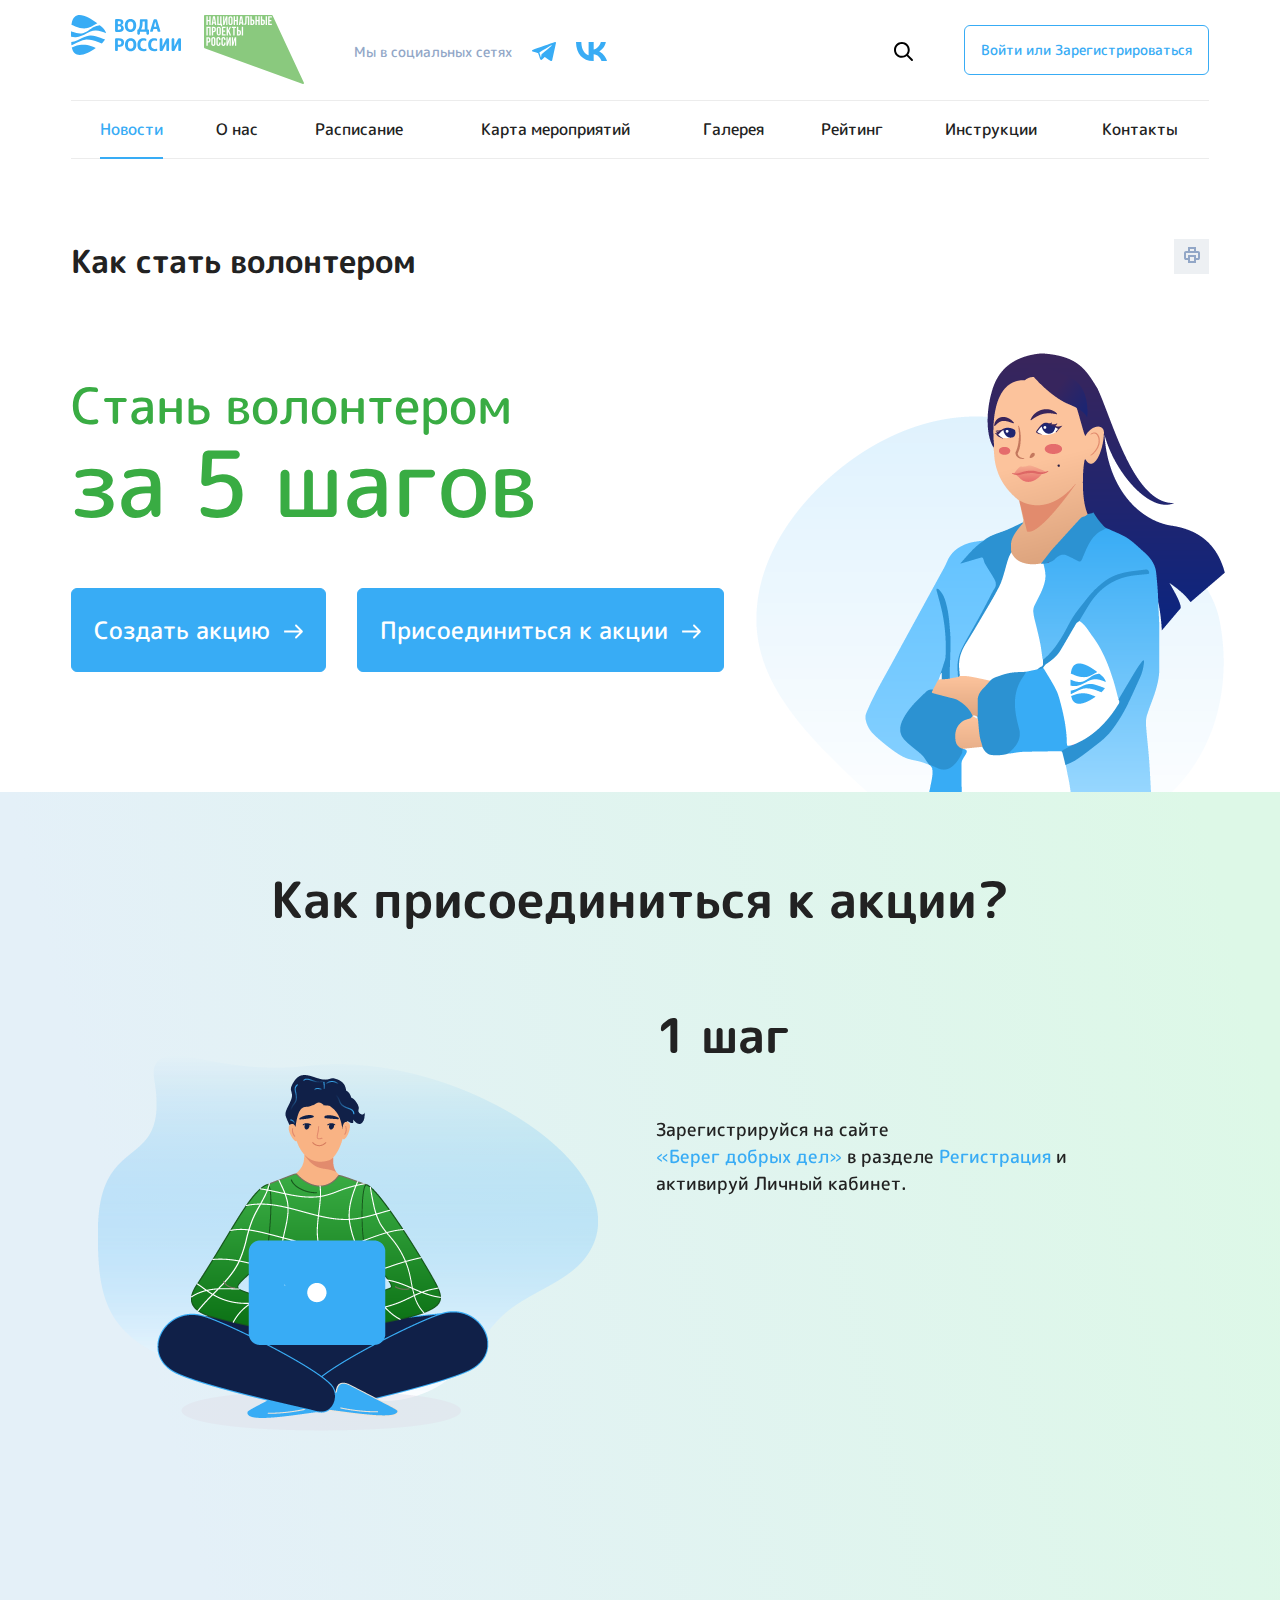
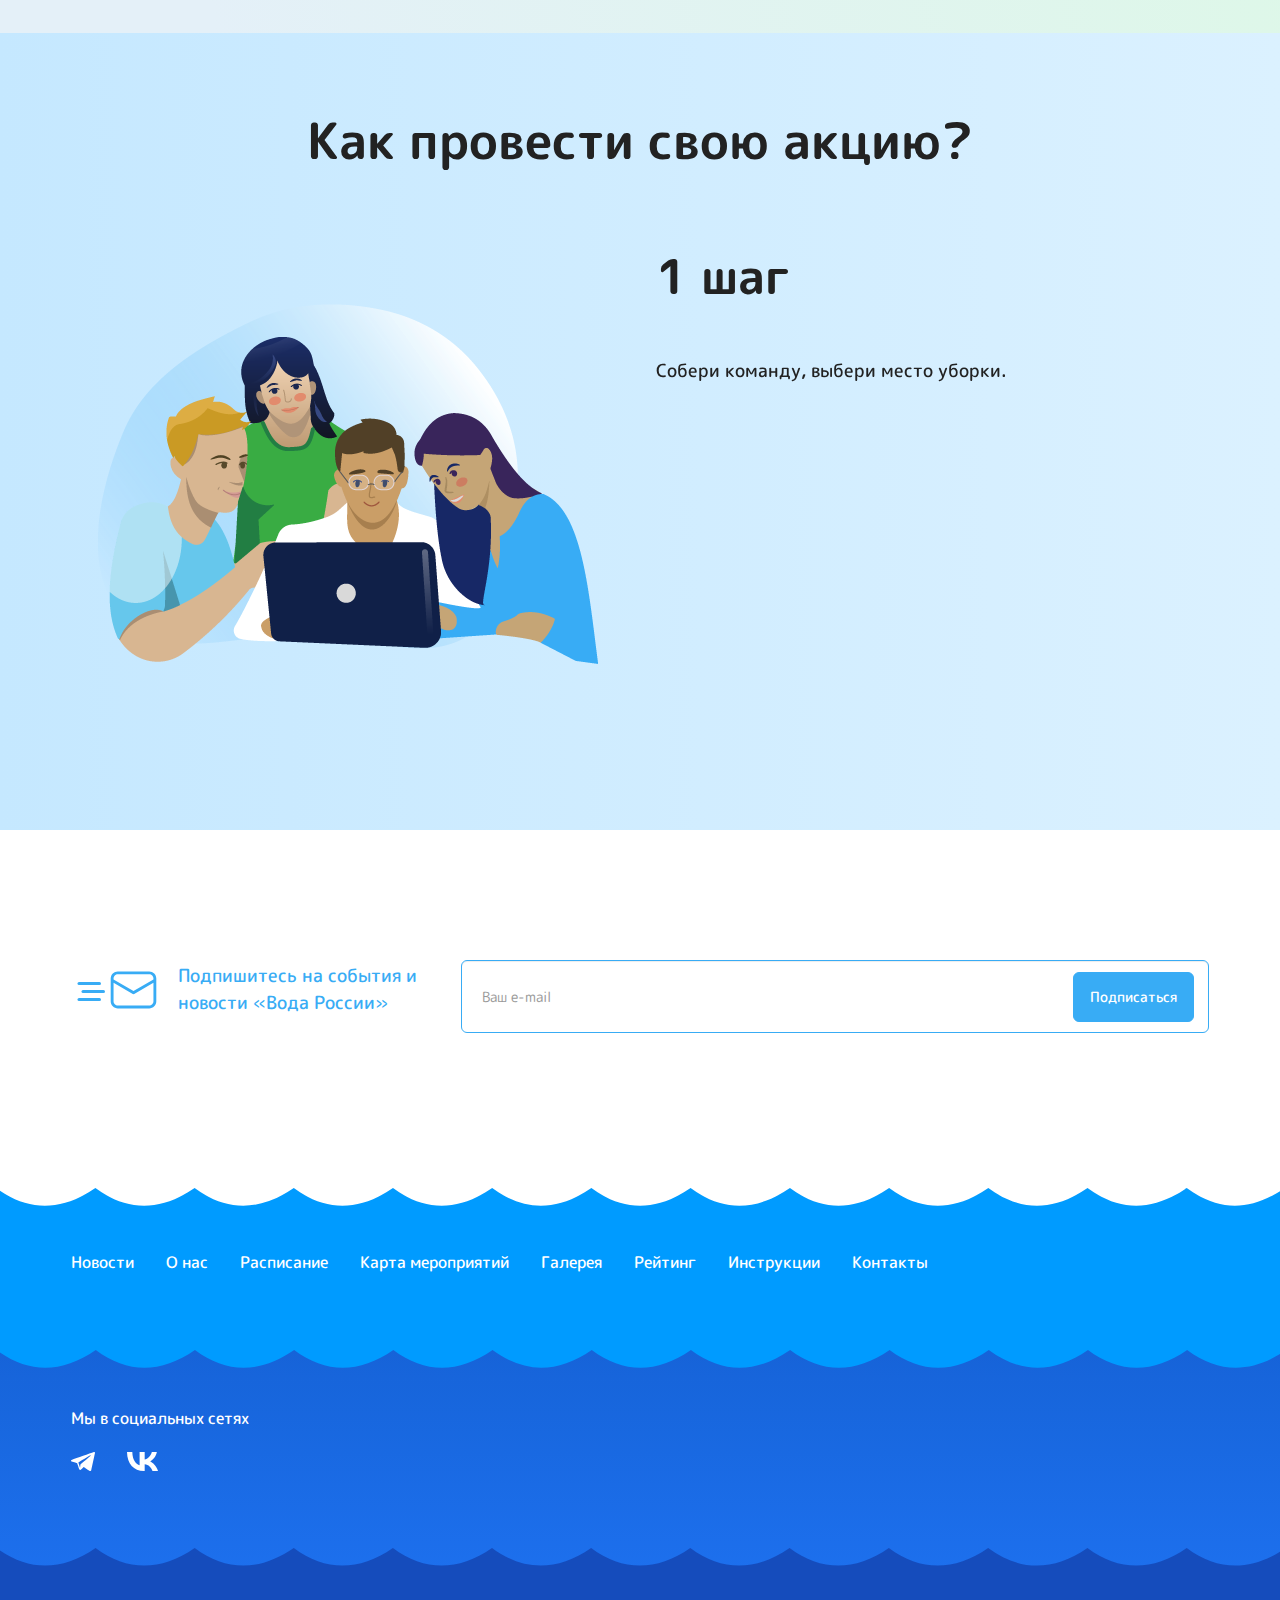
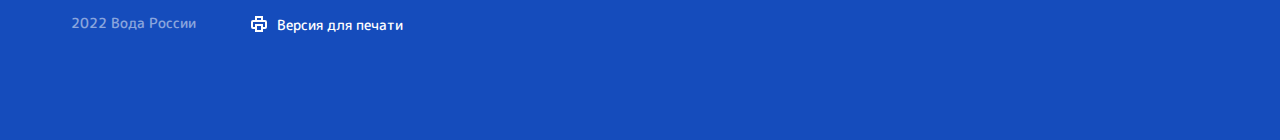
<file: how.html>
<!DOCTYPE html>
<html lang="ru">

<head>
    <meta charset="UTF-8">
    <meta http-equiv="X-UA-Compatible" content="IE=edge">
    <meta name="viewport" content="width=device-width, initial-scale=1.0">
    <title>Как стать волонтёром</title>

    <!-- CSS -->
    <!-- Bootstrap взят с сайта dev.берегдобрыхдел.рф -->
    <link rel="stylesheet" href="css/bootstrap.css">
    <link rel="stylesheet" href="css/flexslider.css">
    <link rel="stylesheet" href="css/style.css">
</head>

<body>

    <!-- HEADER -->
    <!-- main-header -->
    <div id="mainheader" class="visible-lg visible-md">
        <header class="header-main">

            <div class="container">

                <div class="menu-row py-15">
                    <!-- logo -->
                    <div class="d-inline-block va-center top-logo-block">
                        <a class="d-block logo" href="#">
                            <img src="img/logo.svg" alt="LOGO" title="LOGO" />
                        </a>
                    </div>

                    <!-- social -->
                    <div class="d-inline-block va-center top-social-block">
                        <div class="d-inline-block top-social-text">Мы в социальных сетях</div>
                        <div class="d-inline-block social-icons-header">
                            <ul>
                                <li class="telegram">
                                    <a href="#" rel="nofollow" title="Telegram">
                                        <img src="img/icons/icon-telegram.svg" alt="">
                                    </a>
                                </li>
                                <li class="vk">
                                    <a href="#" rel="nofollow" title="Вконтакте">
                                        <img src="img/icons/icon-vk.svg" alt="">
                                    </a>
                                </li>

                            </ul>
                        </div>
                    </div>

                    <div class="ml-auto">
                        <!-- search -->
                        <div class="d-inline-block va-center top-search-block">
                            <button class="inline-search-show search-modal-show" title="Поиск">
                                <img src="img/icons/icon-search.svg" alt="">
                            </button>
                        </div>

                        <!-- login btn -->
                        <div class="d-inline-block va-center top-login-block">
                            <a class="btn btn-transparent" href="#">
                                Войти или Зарегистрироваться
                            </a>
                        </div>
                    </div>
                </div>
                <!-- / .menu-row -->


                <div class="menu-row">
                    <!-- main-menu -->
                    <div class="menu-only">
                        <nav class="menu-nav">
                            <div class="table-menu">
                                <table>
                                    <tr>
                                        <td class="menu-item active">
                                            <div class="wrap">
                                                <a class="" href="#">Новости
                                                    <div class="line-wrapper"><span class="line"></span></div>
                                                </a>
                                            </div>
                                        </td>
                                        <td class="menu-item">
                                            <div class="wrap">
                                                <a class="" href="#">О нас
                                                    <div class="line-wrapper"><span class="line"></span></div>
                                                </a>
                                            </div>
                                        </td>
                                        <td class="menu-item">
                                            <div class="wrap">
                                                <a class="" href="#">Расписание
                                                    <div class="line-wrapper"><span class="line"></span></div>
                                                </a>
                                            </div>
                                        </td>
                                        <td class="menu-item">
                                            <div class="wrap">
                                                <a class="" href="#">Карта мероприятий
                                                    <div class="line-wrapper"><span class="line"></span></div>
                                                </a>
                                            </div>
                                        </td>
                                        <td class="menu-item">
                                            <div class="wrap">
                                                <a class="" href="#">Галерея
                                                    <div class="line-wrapper"><span class="line"></span></div>
                                                </a>
                                            </div>
                                        </td>
                                        <td class="menu-item">
                                            <div class="wrap">
                                                <a class="" href="#">Рейтинг
                                                    <div class="line-wrapper"><span class="line"></span></div>
                                                </a>
                                            </div>
                                        </td>
                                        <td class="menu-item">
                                            <div class="wrap">
                                                <a class="" href="#">Инструкции
                                                    <div class="line-wrapper"><span class="line"></span></div>
                                                </a>
                                            </div>
                                        </td>
                                        <td class="menu-item">
                                            <div class="wrap">
                                                <a class="" href="#">Контакты
                                                    <div class="line-wrapper"><span class="line"></span></div>
                                                </a>
                                            </div>
                                        </td>

                                        <!-- collapse icon -->
                                        <!-- <td class="menu-item dropdown js-dropdown nosave">
                                            <div class="wrap">
                                                <a class="dropdown-toggle more-items" href="#">
                                                    <span>
                                                        <img src="img/icons/icon-menu-collapse.svg" alt="">
                                                    </span>
                                                </a>
                                                <span class="tail"></span>
                                                <ul class="dropdown-menu"></ul>
                                            </div>
                                        </td> -->
                                    </tr>
                                </table>
                            </div>
                        </nav>
                    </div>
                </div>
                <!-- / .menu-row -->

            </div>
            <!-- / .container -->

        </header>
    </div>
    <!-- / .main-header -->

    <!-- headerfixed -->
    <div id="headerfixed">
        <div class="container">
            <div class="menu-row">

                <div class="fixed-logo-block">
                    <a class="d-block logo" href="#">
                        <img src="img/logo-mobile.svg" alt="LOGO" title="LOGO" />
                    </a>
                </div>

                <div class="fixed-menu-only">
                    <nav class="menu-nav">
                        <div class="table-menu">
                            <table>
                                <tr>
                                    <td class="menu-item active">
                                        <div class="wrap">
                                            <a class="" href="#">
                                                Новости
                                                <div class="line-wrapper"><span class="line"></span></div>
                                            </a>
                                        </div>
                                    </td>
                                    <td class="menu-item">
                                        <div class="wrap">
                                            <a class="" href="#">
                                                О нас
                                                <div class="line-wrapper"><span class="line"></span></div>
                                            </a>
                                        </div>
                                    </td>
                                    <td class="menu-item">
                                        <div class="wrap">
                                            <a class="" href="#">
                                                Расписание
                                                <div class="line-wrapper"><span class="line"></span></div>
                                            </a>
                                        </div>
                                    </td>
                                    <td class="menu-item">
                                        <div class="wrap">
                                            <a class="" href="#">
                                                Карта мероприятий
                                                <div class="line-wrapper"><span class="line"></span></div>
                                            </a>
                                        </div>
                                    </td>
                                    <td class="menu-item">
                                        <div class="wrap">
                                            <a class="" href="#">
                                                Галерея
                                                <div class="line-wrapper"><span class="line"></span></div>
                                            </a>
                                        </div>
                                    </td>
                                    <td class="menu-item">
                                        <div class="wrap">
                                            <a class="" href="#">
                                                Рейтинг
                                                <div class="line-wrapper"><span class="line"></span></div>
                                            </a>
                                        </div>
                                    </td>
                                    <td class="menu-item">
                                        <div class="wrap">
                                            <a class="" href="#">
                                                Инструкции
                                                <div class="line-wrapper"><span class="line"></span></div>
                                            </a>
                                        </div>
                                    </td>
                                    <td class="menu-item">
                                        <div class="wrap">
                                            <a class="" href="#">
                                                Контакты
                                                <div class="line-wrapper"><span class="line"></span></div>
                                            </a>
                                        </div>
                                    </td>

                                    <!-- collapse icon -->
                                    <!-- <td class="menu-item dropdown js-dropdown nosave">
                                        <div class="wrap">
                                            <a class="dropdown-toggle more-items" href="#">
                                                <span>
                                                    <img src="img/icons/icon-menu-collapse.svg" alt="">
                                                </span>
                                            </a>
                                            <span class="tail"></span>
                                            <ul class="dropdown-menu"></ul>
                                        </div>
                                    </td> -->

                                </tr>
                            </table>
                        </div>
                    </nav>
                </div>

                <div class="inner-table-block">
                    <span class="wrap_icon wrap_cabinet">
                        <img src="img/icons/svgexport-7.svg" alt="">
                    </span>
                </div>

                <div class="inner-table-block">
                    <span class="wrap_icon wrap_search search-modal-show">
                        <img src="img/icons/svgexport-8.svg" alt="">
                    </span>
                </div>

            </div>
        </div>
    </div>
    <!-- / .headerfixed -->

    <!-- mobileheader -->
    <div id="mobileheader" class="visible-xs visible-sm">

        <!-- mobileheader-v1 -->
        <div class="mobileheader-v1">

            <div class="button-and-logo">
                <div class="burger">
                    <i class="svg inline  svg-inline-burger dark" aria-hidden="true">
                        <svg xmlns="http://www.w3.org/2000/svg" width="18" height="16" viewBox="0 0 18 16">
                            <defs>
                                <style>
                                    .cls-1 {
                                        fill: #fff;
                                        fill-rule: evenodd;
                                    }
                                </style>
                            </defs>
                            <path data-name="Rounded Rectangle 81 copy 2" class="cls-1"
                                d="M330,114h16a1,1,0,0,1,1,1h0a1,1,0,0,1-1,1H330a1,1,0,0,1-1-1h0A1,1,0,0,1,330,114Zm0,7h16a1,1,0,0,1,1,1h0a1,1,0,0,1-1,1H330a1,1,0,0,1-1-1h0A1,1,0,0,1,330,121Zm0,7h16a1,1,0,0,1,1,1h0a1,1,0,0,1-1,1H330a1,1,0,0,1-1-1h0A1,1,0,0,1,330,128Z"
                                transform="translate(-329 -114)" />
                        </svg>
                    </i>

                    <i class="svg inline  svg-inline-close dark" aria-hidden="true">
                        <svg id="Close.svg" xmlns="http://www.w3.org/2000/svg" width="16" height="16"
                            viewBox="0 0 16 16">
                            <defs>
                                <style>
                                    .cls-1 {
                                        fill: #222;
                                        fill-rule: evenodd;
                                    }
                                </style>
                            </defs>
                            <path id="Rounded_Rectangle_114_copy_3" data-name="Rounded Rectangle 114 copy 3"
                                class="cls-1"
                                d="M334.411,138l6.3,6.3a1,1,0,0,1,0,1.414,0.992,0.992,0,0,1-1.408,0l-6.3-6.306-6.3,6.306a1,1,0,0,1-1.409-1.414l6.3-6.3-6.293-6.3a1,1,0,0,1,1.409-1.414l6.3,6.3,6.3-6.3A1,1,0,0,1,340.7,131.7Z"
                                transform="translate(-325 -130)" />
                        </svg>
                    </i>
                </div>

                <div class="logo-block">
                    <a class="d-block logo" href="#">
                        <img src="img/logo-mobile.svg" alt="LOGO" title="LOGO" />
                    </a>
                </div>
            </div>

            <div class="right-icons">
                <div class="wrap_icon">
                    <button class="inline-search-show twosmallfont search-modal-show" title="Поиск">
                        <i class="svg inline  svg-inline-search" aria-hidden="true">
                            <svg xmlns="http://www.w3.org/2000/svg" width="21" height="21" viewBox="0 0 21 21">
                                <defs>
                                    <style>
                                        .cls-1 {
                                            fill: #222;
                                            fill-rule: evenodd;
                                        }
                                    </style>
                                </defs>
                                <path data-name="Rounded Rectangle 106" class="cls-1"
                                    d="M1590.71,131.709a1,1,0,0,1-1.42,0l-4.68-4.677a9.069,9.069,0,1,1,1.42-1.427l4.68,4.678A1,1,0,0,1,1590.71,131.709ZM1579,113a7,7,0,1,0,7,7A7,7,0,0,0,1579,113Z"
                                    transform="translate(-1570 -111)" />
                            </svg>
                        </i>
                    </button>
                </div>
            </div>
        </div>
        <!-- / .mobileheader-v1 -->

        <!-- mobilemenu -->
        <div id="mobilemenu" class="dropdown">
            <div class="mobilemenu-v1 scroller compact_menu">
                <div class="wrap">
                    <div class="menu middle">
                        <ul>
                            <li>
                                <a class="dark-color" href="/auth/">
                                    <i class="svg inline  svg-inline-cabinet" aria-hidden="true">
                                        <svg xmlns="http://www.w3.org/2000/svg" width="18" height="18"
                                            viewBox="0 0 18 18">
                                            <defs>
                                                <style>
                                                    .cls-1 {
                                                        fill: #222;
                                                        fill-rule: evenodd;
                                                    }
                                                </style>
                                            </defs>
                                            <path class="cls-1"
                                                d="M9,18a9,9,0,1,1,9-9A9,9,0,0,1,9,18Zm3.586-3.019a4.086,4.086,0,0,0-7.169,0A6.831,6.831,0,0,0,12.586,14.981ZM9,1.99A6.989,6.989,0,0,0,3.938,13.815a5.969,5.969,0,0,1,10.128-.006A6.989,6.989,0,0,0,9,1.99ZM9.064,10H8.935A2.936,2.936,0,0,1,6,7.064V6.935A2.936,2.936,0,0,1,8.935,4H9.064A2.936,2.936,0,0,1,12,6.935V7.064A2.936,2.936,0,0,1,9.064,10Zm1.217-3.023A1.258,1.258,0,0,0,9.023,5.719H8.977A1.258,1.258,0,0,0,7.719,6.977V7.054A1.258,1.258,0,0,0,8.977,8.312H9.023a1.258,1.258,0,0,0,1.258-1.258V6.977Z">
                                            </path>
                                        </svg>
                                    </i>
                                    <span>Войти/Регистрация</span>
                                    <span class="arrow"><i class="svg svg_triangle_right"></i></span>
                                </a>
                            </li>
                        </ul>
                    </div>

                    <div class="menu">
                        <ul>
                            <li class="selected">
                                <a class="dark-color" href="/news/" title="Новости">
                                    <span>Новости</span>
                                </a>
                            </li>
                            <li>
                                <a class="dark-color" href="/about/" title="О нас">
                                    <span>О нас</span>
                                </a>
                            </li>
                            <li>
                                <a class="dark-color" href="/calendar/" title="Расписание">
                                    <span>Расписание</span>
                                </a>
                            </li>
                            <li>
                                <a class="dark-color" href="/map/" title="Карта мероприятий">
                                    <span>Карта мероприятий</span>
                                </a>
                            </li>
                            <li>
                                <a class="dark-color" href="/gallery/" title="Галерея">
                                    <span>Галерея</span>
                                </a>
                            </li>
                            <li>
                                <a class="dark-color" href="/rating/2021/" title="Рейтинг">
                                    <span>Рейтинг</span>
                                </a>
                            </li>
                            <li>
                                <a class="dark-color" href="/howto/" title="Инструкции">
                                    <span>Инструкции</span>
                                </a>
                            </li>
                            <li>
                                <a class="dark-color" href="/contacts/" title="Контакты">
                                    <span>Контакты</span>
                                </a>
                            </li>
                        </ul>
                    </div>
                    <div class="social-icons">
                        <!-- noindex -->
                        <ul>
                            <li class="telegram">
                                <a href="https://t.me/voda_rossii" target="_blank" rel="nofollow" title="Telegram">
                                    <img src="img/icons/icon-telegram.svg" alt="">
                                </a>
                            </li>
                            <li class="vk">
                                <a href="https://vk.com/beregdobryhdel" target="_blank" rel="nofollow"
                                    title="Вконтакте">
                                    <img src="img/icons/icon-vk.svg" alt="">
                                </a>
                            </li>

                        </ul>
                        <!-- /noindex -->
                    </div>
                </div>
            </div>
        </div>
        <!-- / #mobilemenu -->

    </div>
    <!-- / .mobileheader -->
    <!-- /HEADER -->


    <!-- MAIN -->
    <main class="main">

        <!-- HOW HERO -->
        <section class="how-hero">
            <div class="cta-1__bg-img visible-lg visible-md">
                <div class="text-right">
                    <img src="img/cta-1.png" alt="">
                </div>
            </div>
            <div class="container">
                <div class="page-top-main">
                    <div class="page-title">
                        <h1 class="shares" id="pagetitle">Как стать волонтером</h1>
                    </div>
                    <div class="top-share">
                        <ul>
                            <li>
                                <a class="btn btn-share" href="#">
                                    <i class="svg svg-print"></i>
                                </a>
                            </li>
                            
                        </ul>
                    </div>
                </div>
                <div class="row">
                    <div class="col-md-9">
                        <h5 class="cta-title fz-50">Стань волонтером <br><span class="fz-91"> за 5 шагов</span></h5>
                        <div class="btn-box">
                            <a class="btn btn-primary btn-big" href="#">Создать акцию <span class="text-arrow"></span></a>
                            <a class="btn btn-primary btn-big" href="#">Присоединиться к акции <span class="text-arrow"></span></a>
                        </div>
                    </div>
                    <div class="col-md-3">
                        <div class="how-hero__mobile-img text-center py-15 visible-xs visible-sm">
                            <img src="img/cta-1.png" alt="">
                        </div>
                    </div>
                </div>
            </div>
        </section>
        <!-- / .HOW HERO -->


        <section class="how-slider bg-linear-1 js-slider-1">
            <div class="container">
                <h5 class="how-slider__title text-center">Как присоединиться к акции?</h5>
                <div class="flexslider how-flexslider-1">
                    <ul class="slides">
                      <li>
                        <div class="row">
                            <div class="col-md-6">
                                <div class="how-flexslider__img">
                                    <img src="img/how-slide-8.png" alt="">
                                </div>
                            </div>
                            <div class="col-md-6">
                                <div class="how-flexslider__text">
                                    <h5>1 шаг</h5>
                                    <p>Зарегистрируйся на сайте <br><a href="#">«Берег добрых дел»</a> в разделе <a href="#">Регистрация</a> и активируй Личный кабинет.</p>
                                </div>
                            </div>
                        </div>
                      </li>
                      <li>
                        <div class="row">
                            <div class="col-md-6">
                                <div class="how-flexslider__img">
                                    <img src="img/how-slide-9.png" alt="">
                                </div>
                            </div>
                            <div class="col-md-6">
                                <div class="how-flexslider__text">
                                    <h5>2 шаг</h5>
                                    <p>Выбери акцию в Календаре или свяжись с представителем в регионе <a href="#">тут</a>.</p>
                                </div>
                            </div>
                        </div>
                      </li>
                      <li>
                        <div class="row">
                            <div class="col-md-6">
                                <div class="how-flexslider__img">
                                    <img src="img/how-slide-10.png" alt="">
                                </div>
                            </div>
                            <div class="col-md-6">
                                <div class="how-flexslider__text">
                                    <h5>3 шаг</h5>
                                    <p>Приди на акцию, поучаствуй в уборке.</p>
                                </div>
                            </div>
                        </div>
                      </li>
                      <li>
                        <div class="row">
                            <div class="col-md-6">
                                <div class="how-flexslider__img">
                                    <img src="img/how-slide-11.png" alt="">
                                </div>
                            </div>
                            <div class="col-md-6">
                                <div class="how-flexslider__text">
                                    <h5>4 шаг</h5>
                                    <p>Сделай фото, поделись в соцсетях с нашими хэштегами <a href="#">#АкцияВодаРоссии</a>, <a href="#">#ВодаРоссия</a>, <a href="#">#БерегДобрыхДел</a>, <a href="#">#МинприродыРоссии</a>. Дождись, когда организатор мероприятия выложит на сайт отчет, найди его в одноименном разделе и прикрепи свои снимки с помощью кнопки “Я - волонтер”.</p>
                                </div>
                            </div>
                        </div>
                      </li>
                      <li>
                        <div class="row">
                            <div class="col-md-6">
                                <div class="how-flexslider__img">
                                    <img src="img/how-slide-12.png" alt="">
                                </div>
                            </div>
                            <div class="col-md-6">
                                <div class="how-flexslider__text">
                                    <h5>5 шаг</h5>
                                    <p>После успешной модерации тебя будет ждать диплом волонтёра в Личном кабинете, а твои фото с уборки появятся на сайте!</p>
                                    <a class="btn btn-primary btn-big mt-42" href="#">Присоединиться к акции <span class="text-arrow"></span></a>
                                </div>
                            </div>
                        </div>
                      </li>
                    </ul>
                </div>
                <div class="flexslider-custom-nav">
                    <a class="flex-prev" href="#"></a>
                    <a class="flex-next" href="#"></a>
                </div>
            </div>
        </section>

        <section class="how-slider bg-linear-2 js-slider-2">
            <div class="container">
                <h5 class="how-slider__title text-center">Как провести свою акцию?</h5>
                <div class="flexslider how-flexslider-2">
                    <ul class="slides">
                      <li>
                        <div class="row">
                            <div class="col-md-6">
                                <div class="how-flexslider__img">
                                    <img src="img/how-slide-1.png" alt="">
                                </div>
                            </div>
                            <div class="col-md-6">
                                <div class="how-flexslider__text">
                                    <h5>1 шаг</h5>
                                    <p>Собери команду, выбери место уборки.</p>
                                </div>
                            </div>
                        </div>
                      </li>
                      <li>
                        <div class="row">
                            <div class="col-md-6">
                                <div class="how-flexslider__img">
                                    <img src="img/how-slide-2.png" alt="">
                                </div>
                            </div>
                            <div class="col-md-6">
                                <div class="how-flexslider__text">
                                    <h5>2 шаг</h5>
                                    <p>Зарегистрируйся на сайте <br><a href="#">«Берег добрых дел»</a> в разделе <a href="#">Регистрация</a> и активируй Личный кабинет.</p>
                                </div>
                            </div>
                        </div>
                      </li>
                      <li>
                        <div class="row">
                            <div class="col-md-6">
                                <div class="how-flexslider__img">
                                    <img src="img/how-slide-3.png" alt="">
                                </div>
                            </div>
                            <div class="col-md-6">
                                <div class="how-flexslider__text">
                                    <h5>3 шаг</h5>
                                    <p>Свяжись с нашим ответственным представителем по своему региону <a href="#">тут</a> и запроси инвентарь.</p>
                                </div>
                            </div>
                        </div>
                      </li>
                      <li>
                        <div class="row">
                            <div class="col-md-6">
                                <div class="how-flexslider__img">
                                    <img src="img/how-slide-4.png" alt="">
                                </div>
                            </div>
                            <div class="col-md-6">
                                <div class="how-flexslider__text">
                                    <h5>4 шаг</h5>
                                    <p>Если на акцию придет больше 50 человек, согласуй ее с местной администрацией. Для этого нужно просто написать уведомительное письмо. Образец <a href="#">тут</a></p>
                                </div>
                            </div>
                        </div>
                      </li>
                      <li>
                        <div class="row">
                            <div class="col-md-6">
                                <div class="how-flexslider__img">
                                    <img src="img/how-slide-5.png" alt="">
                                </div>
                            </div>
                            <div class="col-md-6">
                                <div class="how-flexslider__text">
                                    <h5>5 шаг</h5>
                                    <p>Проведи уборку. Сделай фото (особенно мы ценим фото в формате "до/после"!). Запиши, сколько мешков мусора собрали и сколько километров берега очистили. Кубометры мусора считает так: умножаем количество мешков на объем одного мешка.</p>
                                </div>
                            </div>
                        </div>
                      </li>
                      <li>
                        <div class="row">
                            <div class="col-md-6">
                                <div class="how-flexslider__img">
                                    <img src="img/how-slide-6.png" alt="">
                                </div>
                            </div>
                            <div class="col-md-6">
                                <div class="how-flexslider__text">
                                    <h5>6 шаг</h5>
                                    <p>Сделай фото, поделись в соцсетях с нашими хэштегами #АкцияВодаРоссии, #ВодаРоссия, #БерегДобрыхДел, #МинприродыРоссии. Загрузи на сайт отчет в Личном Кабинете. Ваши фото появятся на сайте после проверки, а волонтеры-участники смогут отметиться на карте “Отчеты” и получить дипломы!</p>
                                </div>
                            </div>
                        </div>
                      </li>
                      <li>
                        <div class="row">
                            <div class="col-md-6">
                                <div class="how-flexslider__img">
                                    <img src="img/how-slide-7.png" alt="">
                                </div>
                            </div>
                            <div class="col-md-6">
                                <div class="how-flexslider__text">
                                    <h5>7 шаг</h5>
                                    <p>Найди свой диплом в Личном Кабинете!</p>
                                    <a class="btn btn-primary btn-big mt-42" href="#">Создать акцию <span class="text-arrow"></span></a>
                                </div>
                            </div>
                        </div>
                      </li>
                    </ul>
                </div>
                <div class="flexslider-custom-nav">
                    <a class="flex-prev" href="#"></a>
                    <a class="flex-next" href="#"></a>
                </div>
            </div>
        </section>



    </main>
    <!-- /MAIN -->


    <!-- FOOTER -->
    <!-- subscribe-block-wrapper -->
    <section class="subscribe-wrapper mx-auto">
        <div class="container">
            <div class="row">
                <div class="col-md-4">
                    <div class="d-flex ai-center py-15">
                        <div class="svg-inline-subscribe hidden-xs">
                            <img src="img/icons/mail-sub.svg" alt="">
                        </div>
                        <div class="svg-inline-text">
                            Подпишитесь на события и новости «Вода России»
                        </div>
                    </div>
                </div>
                <div class="col-md-8">
                    <div class="subscribe-edit py-15">
                        <form class="subscribe-form" action="#" method="post">
                            <input class="form-control subscribe-input required" type="text" name="email"
                                placeholder="Ваш e-mail" value="" size="30" maxlength="255" />
                            <!-- <input type="submit" name="submit" class="btn btn-primary subscribe-btn" value="Подписаться" /> -->
                            <button class="btn btn-primary btn-subscribe" type="submit">Подписаться</button>
                        </form>
                    </div>
                </div>
            </div>
        </div>
    </section>
    <!-- / .subscribe-block-wrapper -->


    <footer id="footer">

        <!-- section wave-1 -->
        <section class="bg-wave footer-wave-1">
            <div class="container">
                <div class="bottom-menu">
                    <ul>
                        <li class="active"><a href="#">Новости</a></li>
                        <li><a href="#">О нас</a></li>
                        <li><a href="#">Расписание</a></li>
                        <li><a href="#">Карта мероприятий</a></li>
                        <li><a href="#">Галерея</a></li>
                        <li><a href="#">Рейтинг</a></li>
                        <li><a href="#">Инструкции</a></li>
                        <li><a href="#">Контакты</a></li>
                    </ul>
                </div>
            </div>
        </section>

        <!-- section wave-2 -->
        <section class="bg-wave footer-wave-2">
            <div class="container">
                <div class="bottom-social">
                    <h5 class="bottom-social-title">Мы в социальных сетях</h5>
                    <ul>
                        <li>
                            <a href="#">
                                <img src="img/icons/icon-white-telegram.svg" alt="">
                            </a>
                        </li>
                        <li>
                            <a href="#">
                                <img src="img/icons/icon-white-vk.svg" alt="">
                            </a>
                        </li>
                    </ul>
                </div>
            </div>
        </section>

        <!-- section wave-3 -->
        <section class="bg-wave footer-wave-3">
            <div class="container">
                <div class="bottom-copyright">2022 Вода России</div>
                <a class="bottom-print-link" href="#">
                    <i class="icon icon-print">
                        <svg xmlns="http://www.w3.org/2000/svg" width="16" height="16" viewBox="0 0 16 16">
                            <path class="cls-1"
                                d="M1553,287h-2v3h-8v-3h-2a2,2,0,0,1-2-2v-5a2,2,0,0,1,2-2h2v-4h8v4h2a2,2,0,0,1,2,2v5A2,2,0,0,1,1553,287Zm-8,1h4v-4h-4v4Zm4-12h-4v2h4v-2Zm4,4h-12v5h2v-3h8v3h2v-5Z"
                                transform="translate(-1539 -274)"></path>
                        </svg>
                    </i>
                    <span class="text">Версия для печати</span>
                </a>
            </div>
        </section>

    </footer>
    <!-- /FOOTER -->


    <!-- SEARCH MODAL -->
    <div class="inline-search-block">
        <div class="container">
            <div class="search-wrapper">
                <form action="#" class="top-search">
                    <div class="search-input-div">
                        <input class="search-input" id="title-search-input" type="text" name="q" value=""
                            placeholder="Найти" size="40" maxlength="50" autocomplete="off" />
                    </div>
                    <div class="search-button-div">
                        <button class="btn btn-primary btn-search" type="submit" name="s" value="Найти">Найти</button>
                    </div>
                </form>
                <div class="search-close">
                    <span class="svg svg-close"></span>
                </div>
            </div>
        </div>
    </div>
    <div class="search-overlay"></div>
    <!-- / SEARCH MODAL -->


    <!-- FIXED LETTER -->
    <!-- Оставляем как есть -->
    <div class="ajax_basket" style="display: none;">
        <div class="fixed_wrapper">
            <div class="right_dok">
                <span class="link" title="Задать вопрос">
                    <span class="animate-load" data-event="jqm" data-param-id="7" data-name="question">
                        <i class="svg inline  svg-inline-ask" aria-hidden="true">
                            <svg xmlns="http://www.w3.org/2000/svg" width="18" height="14" viewBox="0 0 18 14">
                                <defs>
                                    <style>
                                        .cls-1 {
                                            fill: #222;
                                            fill-rule: evenodd;
                                        }
                                    </style>
                                </defs>
                                <path data-name="ask" class="cls-1"
                                    d="M1898,414h-14a2,2,0,0,1-2-2V402a2,2,0,0,1,1.95-2,1.025,1.025,0,0,1,.22,0h13.69a1,1,0,0,1,.25.011A2,2,0,0,1,1900,402v10A2,2,0,0,1,1898,414Zm-11.47-12,4.49,4.482L1895.5,402h-8.97Zm11.47,0.5-6.17,6.173a1.26,1.26,0,0,1-1.63,0l-6.2-6.2V412h14v-9.5Z"
                                    transform="translate(-1882 -400)"></path>
                            </svg>
                        </i>
                    </span>
                </span>
            </div>
        </div>
    </div>
    <!-- / FIXED LETTER -->

    <!-- JS -->
    <!-- jQuery и Bootstrap.js взят с сайта dev.берегдобрыхдел.рф -->
    <script src="js/jquery-2.1.3.min.js"></script>
    <script src="js/bootstrap.js"></script>
    <script src="js/jquery.flexslider.js"></script>
    <script src="js/main.js"></script>

</body>

</html>
</file>
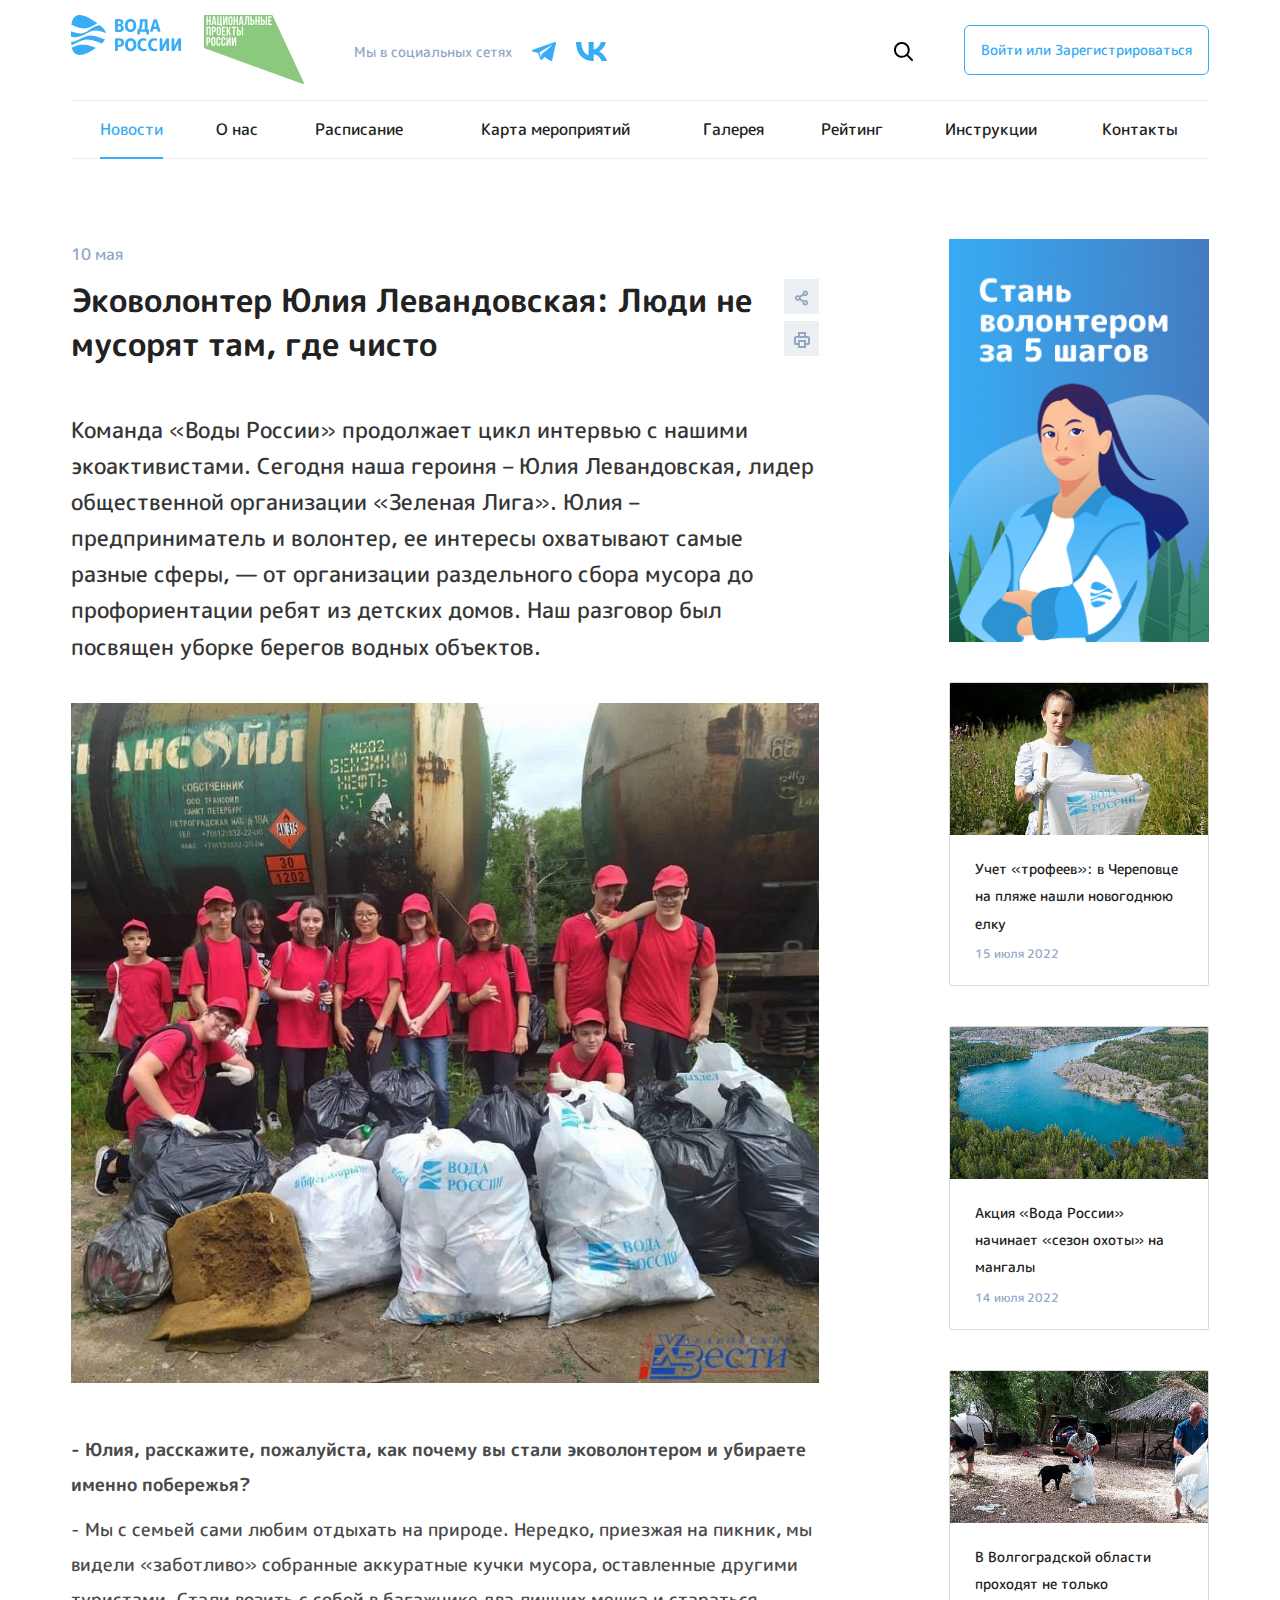
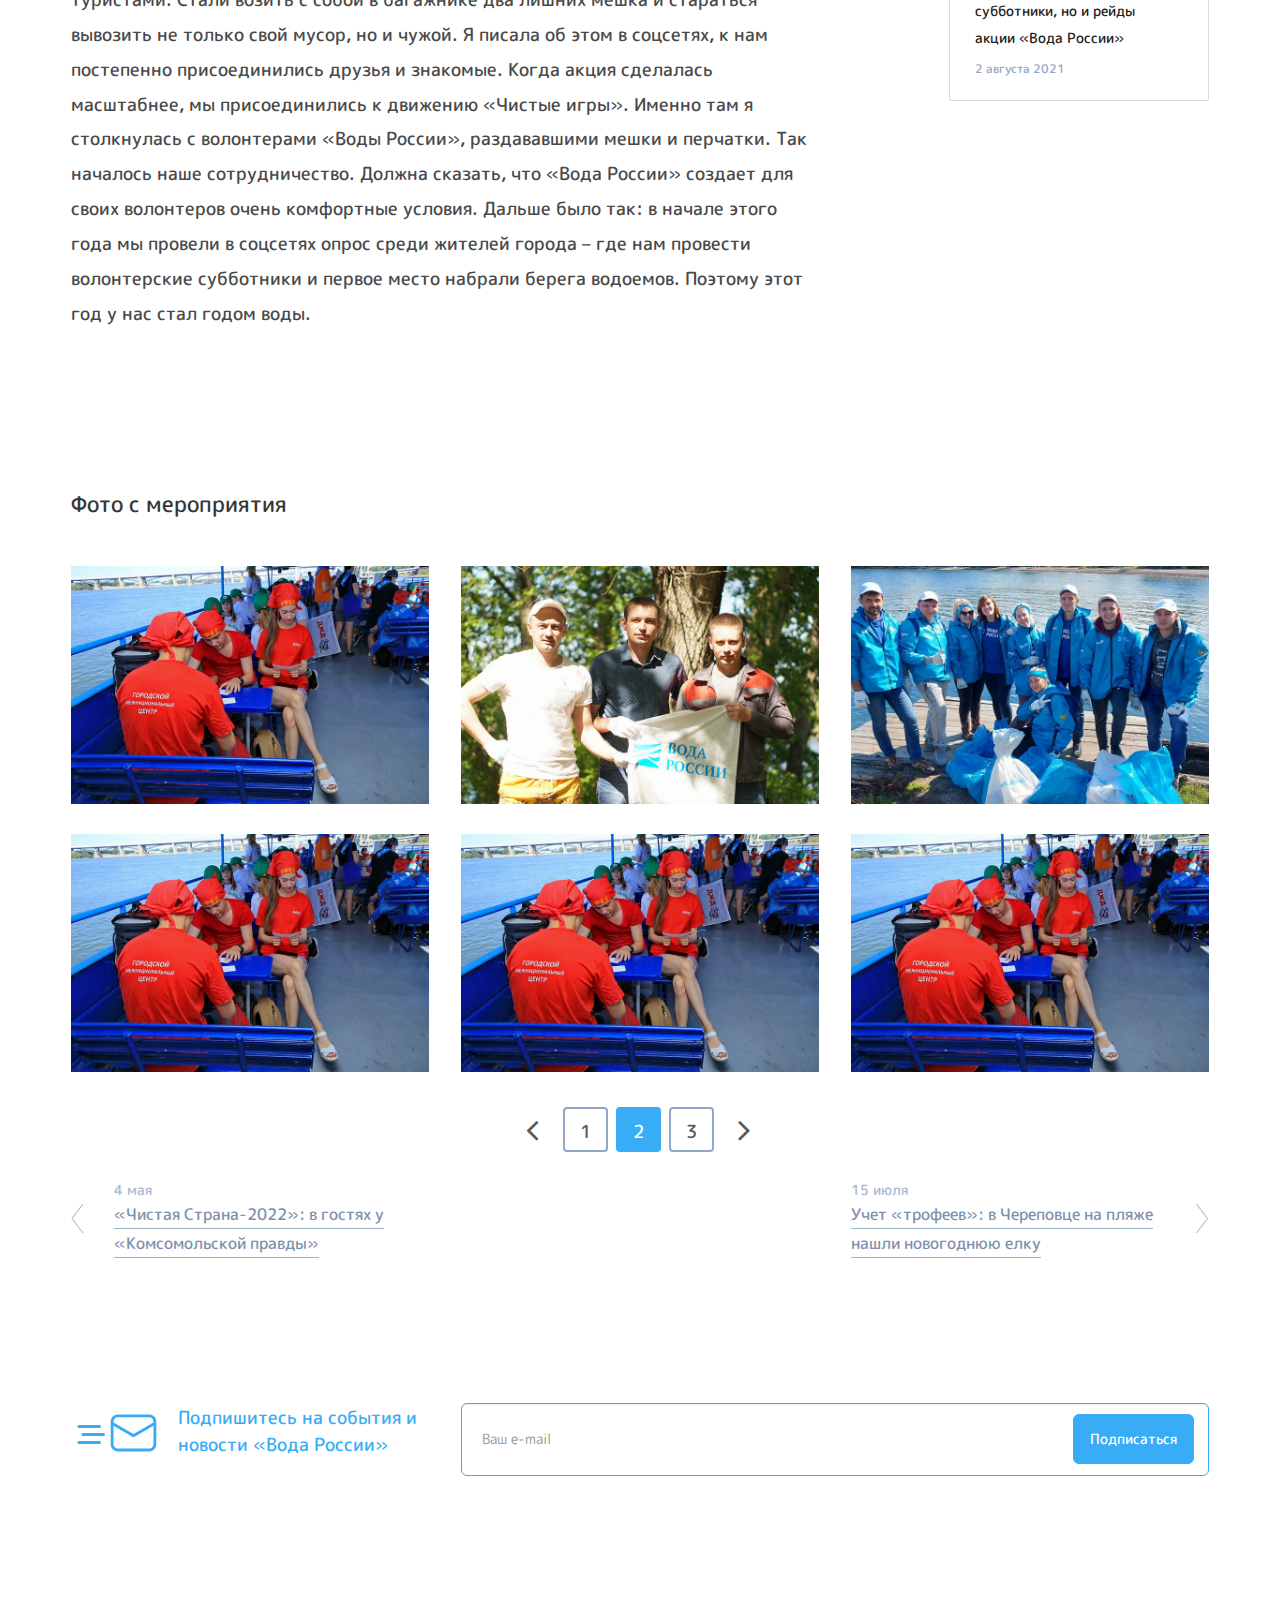
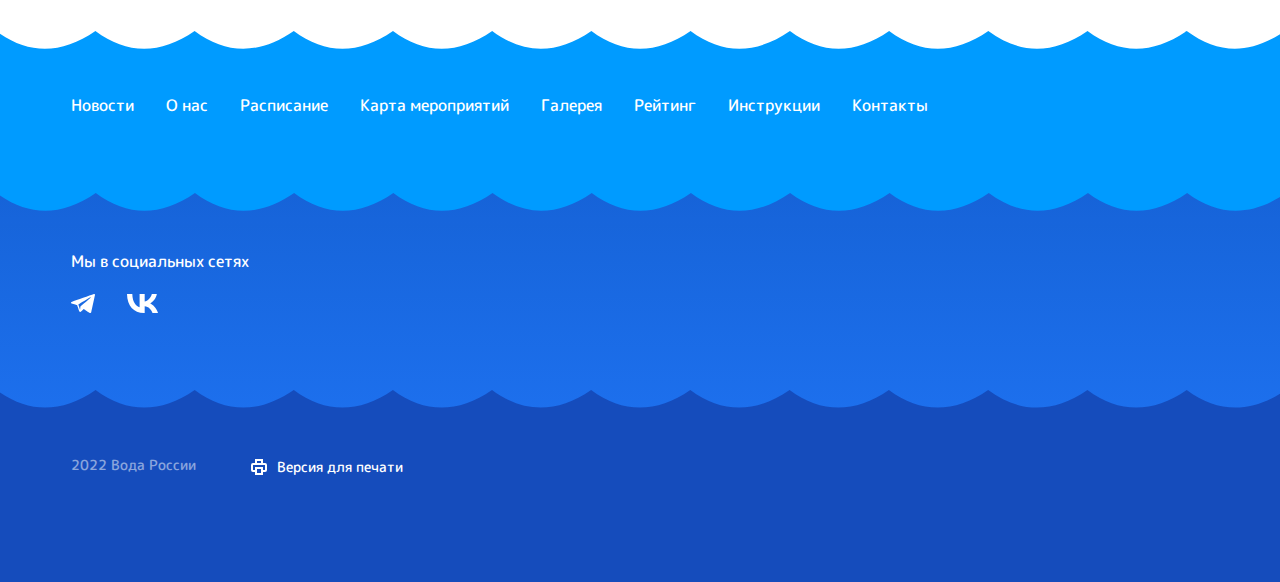
<file: post.html>
<!DOCTYPE html>
<html lang="ru">

<head>
    <meta charset="UTF-8">
    <meta http-equiv="X-UA-Compatible" content="IE=edge">
    <meta name="viewport" content="width=device-width, initial-scale=1.0">
    <title>Страница Поста</title>

    <!-- CSS -->
    <!-- Bootstrap взят с сайта dev.берегдобрыхдел.рф -->
    <link rel="stylesheet" href="css/bootstrap.css">
    <link rel="stylesheet" href="css/flexslider.css">
    <link rel="stylesheet" href="css/style.css">
</head>

<body>

    <!-- HEADER -->
    <!-- main-header -->
    <div id="mainheader" class="visible-lg visible-md">
        <header class="header-main">

            <div class="container">

                <div class="menu-row py-15">
                    <!-- logo -->
                    <div class="d-inline-block va-center top-logo-block">
                        <a class="d-block logo" href="#">
                            <img src="img/logo.svg" alt="LOGO" title="LOGO" />
                        </a>
                    </div>

                    <!-- social -->
                    <div class="d-inline-block va-center top-social-block">
                        <div class="d-inline-block top-social-text">Мы в социальных сетях</div>
                        <div class="d-inline-block social-icons-header">
                            <ul>
                                <li class="telegram">
                                    <a href="#" rel="nofollow" title="Telegram">
                                        <img src="img/icons/icon-telegram.svg" alt="">
                                    </a>
                                </li>
                                <li class="vk">
                                    <a href="#" rel="nofollow" title="Вконтакте">
                                        <img src="img/icons/icon-vk.svg" alt="">
                                    </a>
                                </li>

                            </ul>
                        </div>
                    </div>

                    <div class="ml-auto">
                        <!-- search -->
                        <div class="d-inline-block va-center top-search-block">
                            <button class="inline-search-show search-modal-show" title="Поиск">
                                <img src="img/icons/icon-search.svg" alt="">
                            </button>
                        </div>

                        <!-- login btn -->
                        <div class="d-inline-block va-center top-login-block">
                            <a class="btn btn-transparent" href="#">
                                Войти или Зарегистрироваться
                            </a>
                        </div>
                    </div>
                </div>
                <!-- / .menu-row -->


                <div class="menu-row">
                    <!-- main-menu -->
                    <div class="menu-only">
                        <nav class="menu-nav">
                            <div class="table-menu">
                                <table>
                                    <tr>
                                        <td class="menu-item active">
                                            <div class="wrap">
                                                <a class="" href="#">Новости
                                                    <div class="line-wrapper"><span class="line"></span></div>
                                                </a>
                                            </div>
                                        </td>
                                        <td class="menu-item">
                                            <div class="wrap">
                                                <a class="" href="#">О нас
                                                    <div class="line-wrapper"><span class="line"></span></div>
                                                </a>
                                            </div>
                                        </td>
                                        <td class="menu-item">
                                            <div class="wrap">
                                                <a class="" href="#">Расписание
                                                    <div class="line-wrapper"><span class="line"></span></div>
                                                </a>
                                            </div>
                                        </td>
                                        <td class="menu-item">
                                            <div class="wrap">
                                                <a class="" href="#">Карта мероприятий
                                                    <div class="line-wrapper"><span class="line"></span></div>
                                                </a>
                                            </div>
                                        </td>
                                        <td class="menu-item">
                                            <div class="wrap">
                                                <a class="" href="#">Галерея
                                                    <div class="line-wrapper"><span class="line"></span></div>
                                                </a>
                                            </div>
                                        </td>
                                        <td class="menu-item">
                                            <div class="wrap">
                                                <a class="" href="#">Рейтинг
                                                    <div class="line-wrapper"><span class="line"></span></div>
                                                </a>
                                            </div>
                                        </td>
                                        <td class="menu-item">
                                            <div class="wrap">
                                                <a class="" href="#">Инструкции
                                                    <div class="line-wrapper"><span class="line"></span></div>
                                                </a>
                                            </div>
                                        </td>
                                        <td class="menu-item">
                                            <div class="wrap">
                                                <a class="" href="#">Контакты
                                                    <div class="line-wrapper"><span class="line"></span></div>
                                                </a>
                                            </div>
                                        </td>

                                        <!-- collapse icon -->
                                        <!-- <td class="menu-item dropdown js-dropdown nosave">
                                            <div class="wrap">
                                                <a class="dropdown-toggle more-items" href="#">
                                                    <span>
                                                        <img src="img/icons/icon-menu-collapse.svg" alt="">
                                                    </span>
                                                </a>
                                                <span class="tail"></span>
                                                <ul class="dropdown-menu"></ul>
                                            </div>
                                        </td> -->
                                    </tr>
                                </table>
                            </div>
                        </nav>
                    </div>
                </div>
                <!-- / .menu-row -->

            </div>
            <!-- / .container -->

        </header>
    </div>
    <!-- / .main-header -->

    <!-- headerfixed -->
    <div id="headerfixed">
        <div class="container">
            <div class="menu-row">

                <div class="fixed-logo-block">
                    <a class="d-block logo" href="#">
                        <img src="img/logo-mobile.svg" alt="LOGO" title="LOGO" />
                    </a>
                </div>

                <div class="fixed-menu-only">
                    <nav class="menu-nav">
                        <div class="table-menu">
                            <table>
                                <tr>
                                    <td class="menu-item active">
                                        <div class="wrap">
                                            <a class="" href="#">
                                                Новости
                                                <div class="line-wrapper"><span class="line"></span></div>
                                            </a>
                                        </div>
                                    </td>
                                    <td class="menu-item">
                                        <div class="wrap">
                                            <a class="" href="#">
                                                О нас
                                                <div class="line-wrapper"><span class="line"></span></div>
                                            </a>
                                        </div>
                                    </td>
                                    <td class="menu-item">
                                        <div class="wrap">
                                            <a class="" href="#">
                                                Расписание
                                                <div class="line-wrapper"><span class="line"></span></div>
                                            </a>
                                        </div>
                                    </td>
                                    <td class="menu-item">
                                        <div class="wrap">
                                            <a class="" href="#">
                                                Карта мероприятий
                                                <div class="line-wrapper"><span class="line"></span></div>
                                            </a>
                                        </div>
                                    </td>
                                    <td class="menu-item">
                                        <div class="wrap">
                                            <a class="" href="#">
                                                Галерея
                                                <div class="line-wrapper"><span class="line"></span></div>
                                            </a>
                                        </div>
                                    </td>
                                    <td class="menu-item">
                                        <div class="wrap">
                                            <a class="" href="#">
                                                Рейтинг
                                                <div class="line-wrapper"><span class="line"></span></div>
                                            </a>
                                        </div>
                                    </td>
                                    <td class="menu-item">
                                        <div class="wrap">
                                            <a class="" href="#">
                                                Инструкции
                                                <div class="line-wrapper"><span class="line"></span></div>
                                            </a>
                                        </div>
                                    </td>
                                    <td class="menu-item">
                                        <div class="wrap">
                                            <a class="" href="#">
                                                Контакты
                                                <div class="line-wrapper"><span class="line"></span></div>
                                            </a>
                                        </div>
                                    </td>

                                    <!-- collapse icon -->
                                    <!-- <td class="menu-item dropdown js-dropdown nosave">
                                        <div class="wrap">
                                            <a class="dropdown-toggle more-items" href="#">
                                                <span>
                                                    <img src="img/icons/icon-menu-collapse.svg" alt="">
                                                </span>
                                            </a>
                                            <span class="tail"></span>
                                            <ul class="dropdown-menu"></ul>
                                        </div>
                                    </td> -->

                                </tr>
                            </table>
                        </div>
                    </nav>
                </div>

                <div class="inner-table-block">
                    <span class="wrap_icon wrap_cabinet">
                        <img src="img/icons/svgexport-7.svg" alt="">
                    </span>
                </div>

                <div class="inner-table-block">
                    <span class="wrap_icon wrap_search search-modal-show">
                        <img src="img/icons/svgexport-8.svg" alt="">
                    </span>
                </div>

            </div>
        </div>
    </div>
    <!-- / .headerfixed -->

    <!-- mobileheader -->
    <div id="mobileheader" class="visible-xs visible-sm">

        <!-- mobileheader-v1 -->
        <div class="mobileheader-v1">

            <div class="button-and-logo">
                <div class="burger">
                    <i class="svg inline  svg-inline-burger dark" aria-hidden="true">
                        <svg xmlns="http://www.w3.org/2000/svg" width="18" height="16" viewBox="0 0 18 16">
                            <defs>
                                <style>
                                    .cls-1 {
                                        fill: #fff;
                                        fill-rule: evenodd;
                                    }
                                </style>
                            </defs>
                            <path data-name="Rounded Rectangle 81 copy 2" class="cls-1"
                                d="M330,114h16a1,1,0,0,1,1,1h0a1,1,0,0,1-1,1H330a1,1,0,0,1-1-1h0A1,1,0,0,1,330,114Zm0,7h16a1,1,0,0,1,1,1h0a1,1,0,0,1-1,1H330a1,1,0,0,1-1-1h0A1,1,0,0,1,330,121Zm0,7h16a1,1,0,0,1,1,1h0a1,1,0,0,1-1,1H330a1,1,0,0,1-1-1h0A1,1,0,0,1,330,128Z"
                                transform="translate(-329 -114)" />
                        </svg>
                    </i>

                    <i class="svg inline  svg-inline-close dark" aria-hidden="true">
                        <svg id="Close.svg" xmlns="http://www.w3.org/2000/svg" width="16" height="16"
                            viewBox="0 0 16 16">
                            <defs>
                                <style>
                                    .cls-1 {
                                        fill: #222;
                                        fill-rule: evenodd;
                                    }
                                </style>
                            </defs>
                            <path id="Rounded_Rectangle_114_copy_3" data-name="Rounded Rectangle 114 copy 3"
                                class="cls-1"
                                d="M334.411,138l6.3,6.3a1,1,0,0,1,0,1.414,0.992,0.992,0,0,1-1.408,0l-6.3-6.306-6.3,6.306a1,1,0,0,1-1.409-1.414l6.3-6.3-6.293-6.3a1,1,0,0,1,1.409-1.414l6.3,6.3,6.3-6.3A1,1,0,0,1,340.7,131.7Z"
                                transform="translate(-325 -130)" />
                        </svg>
                    </i>
                </div>

                <div class="logo-block">
                    <a class="d-block logo" href="#">
                        <img src="img/logo-mobile.svg" alt="LOGO" title="LOGO" />
                    </a>
                </div>
            </div>

            <div class="right-icons">
                <div class="wrap_icon">
                    <button class="inline-search-show twosmallfont search-modal-show" title="Поиск">
                        <i class="svg inline  svg-inline-search" aria-hidden="true">
                            <svg xmlns="http://www.w3.org/2000/svg" width="21" height="21" viewBox="0 0 21 21">
                                <defs>
                                    <style>
                                        .cls-1 {
                                            fill: #222;
                                            fill-rule: evenodd;
                                        }
                                    </style>
                                </defs>
                                <path data-name="Rounded Rectangle 106" class="cls-1"
                                    d="M1590.71,131.709a1,1,0,0,1-1.42,0l-4.68-4.677a9.069,9.069,0,1,1,1.42-1.427l4.68,4.678A1,1,0,0,1,1590.71,131.709ZM1579,113a7,7,0,1,0,7,7A7,7,0,0,0,1579,113Z"
                                    transform="translate(-1570 -111)" />
                            </svg>
                        </i>
                    </button>
                </div>
            </div>
        </div>
        <!-- / .mobileheader-v1 -->

        <!-- mobilemenu -->
        <div id="mobilemenu" class="dropdown">
            <div class="mobilemenu-v1 scroller compact_menu">
                <div class="wrap">
                    <div class="menu middle">
                        <ul>
                            <li>
                                <a class="dark-color" href="/auth/">
                                    <i class="svg inline  svg-inline-cabinet" aria-hidden="true">
                                        <svg xmlns="http://www.w3.org/2000/svg" width="18" height="18"
                                            viewBox="0 0 18 18">
                                            <defs>
                                                <style>
                                                    .cls-1 {
                                                        fill: #222;
                                                        fill-rule: evenodd;
                                                    }
                                                </style>
                                            </defs>
                                            <path class="cls-1"
                                                d="M9,18a9,9,0,1,1,9-9A9,9,0,0,1,9,18Zm3.586-3.019a4.086,4.086,0,0,0-7.169,0A6.831,6.831,0,0,0,12.586,14.981ZM9,1.99A6.989,6.989,0,0,0,3.938,13.815a5.969,5.969,0,0,1,10.128-.006A6.989,6.989,0,0,0,9,1.99ZM9.064,10H8.935A2.936,2.936,0,0,1,6,7.064V6.935A2.936,2.936,0,0,1,8.935,4H9.064A2.936,2.936,0,0,1,12,6.935V7.064A2.936,2.936,0,0,1,9.064,10Zm1.217-3.023A1.258,1.258,0,0,0,9.023,5.719H8.977A1.258,1.258,0,0,0,7.719,6.977V7.054A1.258,1.258,0,0,0,8.977,8.312H9.023a1.258,1.258,0,0,0,1.258-1.258V6.977Z">
                                            </path>
                                        </svg>
                                    </i>
                                    <span>Войти/Регистрация</span>
                                    <span class="arrow"><i class="svg svg_triangle_right"></i></span>
                                </a>
                            </li>
                        </ul>
                    </div>

                    <div class="menu">
                        <ul>
                            <li class="selected">
                                <a class="dark-color" href="/news/" title="Новости">
                                    <span>Новости</span>
                                </a>
                            </li>
                            <li>
                                <a class="dark-color" href="/about/" title="О нас">
                                    <span>О нас</span>
                                </a>
                            </li>
                            <li>
                                <a class="dark-color" href="/calendar/" title="Расписание">
                                    <span>Расписание</span>
                                </a>
                            </li>
                            <li>
                                <a class="dark-color" href="/map/" title="Карта мероприятий">
                                    <span>Карта мероприятий</span>
                                </a>
                            </li>
                            <li>
                                <a class="dark-color" href="/gallery/" title="Галерея">
                                    <span>Галерея</span>
                                </a>
                            </li>
                            <li>
                                <a class="dark-color" href="/rating/2021/" title="Рейтинг">
                                    <span>Рейтинг</span>
                                </a>
                            </li>
                            <li>
                                <a class="dark-color" href="/howto/" title="Инструкции">
                                    <span>Инструкции</span>
                                </a>
                            </li>
                            <li>
                                <a class="dark-color" href="/contacts/" title="Контакты">
                                    <span>Контакты</span>
                                </a>
                            </li>
                        </ul>
                    </div>
                    <div class="social-icons">
                        <!-- noindex -->
                        <ul>
                            <li class="telegram">
                                <a href="https://t.me/voda_rossii" target="_blank" rel="nofollow" title="Telegram">
                                    <img src="img/icons/icon-telegram.svg" alt="">
                                </a>
                            </li>
                            <li class="vk">
                                <a href="https://vk.com/beregdobryhdel" target="_blank" rel="nofollow"
                                    title="Вконтакте">
                                    <img src="img/icons/icon-vk.svg" alt="">
                                </a>
                            </li>

                        </ul>
                        <!-- /noindex -->
                    </div>
                </div>
            </div>
        </div>
        <!-- / #mobilemenu -->

    </div>
    <!-- / .mobileheader -->
    <!-- /HEADER -->


    <!-- MAIN -->
    <main class="main">

        <!-- page-content -->
        <section class="page-content">
            <div class="container">
                <div class="row">
                    <div class="col-md-8">

                        <div class="page-meta">
                            <span>10 мая</span>
                        </div>

                        <div class="page-top-main">
                            <div class="page-title">
                                <h1 class="shares" id="pagetitle">Эковолонтер Юлия Левандовская: Люди не
                                    мусорят там, где чисто</h1>
                            </div>

                            <div class="top-share">
                                <ul>
                                    <li>
                                        <a class="btn btn-share" href="#">
                                            <i class="svg svg-share"></i>
                                        </a>
                                    </li>
                                    <li>
                                        <a class="btn btn-share" href="#">
                                            <i class="svg svg-print"></i>
                                        </a>
                                    </li>
                                    
                                </ul>
                            </div>
                        </div>


                        <div class="page-introtext">
                            <p>Команда «Воды России» продолжает цикл интервью с нашими
                                экоактивистами. Сегодня наша героиня – Юлия Левандовская, лидер
                                общественной организации «Зеленая Лига». Юлия – предприниматель и
                                волонтер, ее интересы охватывают самые разные сферы, — от
                                организации раздельного сбора мусора до профориентации ребят из
                                детских домов. Наш разговор был посвящен уборке берегов водных
                                объектов.</p>
                        </div>


                        <div class="page-detailimage">
                            <a class="fancybox" href="#" title="">
                                <img class="img-responsive" src="img/pe7ig5exl9nx29wzasovf8ts0hy73zsm.jpg" title="" alt="" />
                            </a>
                        </div>


                        <div class="page-content">
                            <p>
                                <b>- Юлия, расскажите, пожалуйста, как почему вы стали эковолонтером и
                                    убираете именно побережья?</b>
                            </p>
                            <p>
                                - Мы с семьей сами любим отдыхать на природе. Нередко, приезжая на
                            пикник, мы видели «заботливо» собранные аккуратные кучки мусора,
                            оставленные другими туристами. Стали возить с собой в багажнике два
                            лишних мешка и стараться вывозить не только свой мусор, но и чужой. Я
                            писала об этом в соцсетях, к нам постепенно присоединились друзья и
                            знакомые. Когда акция сделалась масштабнее, мы присоединились к движению
                            «Чистые игры». Именно там я столкнулась с волонтерами «Воды России»,
                            раздававшими мешки и перчатки. Так началось наше сотрудничество. Должна
                            сказать, что «Вода России» создает для своих волонтеров очень комфортные
                            условия. Дальше было так: в начале этого года мы провели в соцсетях
                            опрос среди жителей города – где нам провести волонтерские субботники и
                            первое место набрали берега водоемов. Поэтому этот год у нас стал годом
                            воды.
                            </p>
                        </div>

                    </div>

                    <!-- SIDEBAR -->
                    <div class="col-md-3 col-md-offset-1">


                        <div class="news-banner">
                            <a class="d-block" href="#">
                                <img src="img/uqp7eahafde23mh4dbhxvp7p58jbfgle.jpg" alt="">
                            </a>
                        </div>


                        <div class="news-list">
                            <!-- item 1 -->
                            <div class="news-item">
                                <a class="d-block" href="#">
                                    <img class="preview_picture" src="img/7q2nham9fkxc012bh7qtu6lm06mqyyuq.jpg" width="270" height="156" alt="IMG" title="IMG">
                                </a>
                                <div class="news-item__content-box">
                                    <a class="d-block news-item__title" href="#">
                                        Учет «трофеев»: в Череповце на пляже нашли новогоднюю елку
                                    </a>
                                    <div class="news-date-time">
                                        <span>15 июля 2022</span>
                                    </div>
                                </div>
                            </div>
                            <!-- item 2 -->
                            <div class="news-item">
                                <a class="d-block" href="#">
                                    <img class="preview_picture" src="img/1c8tmh111alr1eoi0qs8lnxfdh82lcyw.jpg" width="270" height="156" alt="IMG" title="IMG">
                                </a>
                                <div class="news-item__content-box">
                                    <a class="d-block news-item__title" href="#">
                                        Акция «Вода России» начинает «сезон охоты» на мангалы
                                    </a>
                                    <div class="news-date-time">
                                        <span>14 июля 2022</span>
                                    </div>
                                </div>
                            </div>
                            <!-- item 3 -->
                            <div class="news-item">
                                <a class="d-block" href="#">
                                    <img class="preview_picture" src="img/70ea462a3d972733cf28be2510e4ea0b.jpg" width="270" height="156" alt="IMG" title="IMG">
                                </a>
                                <div class="news-item__content-box">
                                    <a class="d-block news-item__title" href="#">
                                        В Волгоградской области проходят не только субботники, но и рейды акции «Вода России»
                                    </a>
                                    <div class="news-date-time">
                                        <span>2 августа 2021</span>
                                    </div>
                                </div>
                            </div>
                        </div>

                    </div>
                    <!-- /SIDEBAR -->
                </div>
                <!-- / .row -->
            </div>
            <!-- / .container -->
        </section>
        <!-- / .page-content -->


        <!-- gallery-block -->
        <section class="gallery-block">
            <div class="container">

                <h5 class="gallery-block-title">Фото с мероприятия</h5>

                <div class="row">
                    <!-- item 1 -->
                    <div class="col-sm-4 col-xs-6 mb-30">
                        <a class="gallery-thumbnail fancybox" data-fancybox-group="gallery" href="img/j90y446osynwlg8z2e97hgwm4js8i6zo.jpg">
                            <img class="gallery-img-responsive" src="img/j90y446osynwlg8z2e97hgwm4js8i6zo.jpg" alt="">
                        </a>
                    </div>
                    <!-- item 2 -->
                    <div class="col-sm-4 col-xs-6 mb-30">
                        <a class="gallery-thumbnail fancybox" data-fancybox-group="gallery" href="img/8d3c7ca66e19f4bf5362757f5bd37ff4.jpeg">
                            <img class="gallery-img-responsive" src="img/8d3c7ca66e19f4bf5362757f5bd37ff4.jpeg" alt="">
                        </a>
                    </div>
                    <!-- item 3 -->
                    <div class="col-sm-4 col-xs-6 mb-30">
                        <a class="gallery-thumbnail fancybox" data-fancybox-group="gallery" href="img/8d31a3b0102c040f47ad557137a9cecc.jpg">
                            <img class="gallery-img-responsive" src="img/8d31a3b0102c040f47ad557137a9cecc.jpg" alt="">
                        </a>
                    </div>
                    <!-- item 4 -->
                    <div class="col-sm-4 col-xs-6 mb-30">
                        <a class="gallery-thumbnail fancybox" data-fancybox-group="gallery" href="img/j90y446osynwlg8z2e97hgwm4js8i6zo.jpg">
                            <img class="gallery-img-responsive" src="img/j90y446osynwlg8z2e97hgwm4js8i6zo.jpg" alt="">
                        </a>
                    </div>
                    <!-- item 5 -->
                    <div class="col-sm-4 col-xs-6 mb-30">
                        <a class="gallery-thumbnail fancybox" data-fancybox-group="gallery" href="img/j90y446osynwlg8z2e97hgwm4js8i6zo.jpg">
                            <img class="gallery-img-responsive" src="img/j90y446osynwlg8z2e97hgwm4js8i6zo.jpg" alt="">
                        </a>
                    </div>
                    <!-- item 6 -->
                    <div class="col-sm-4 col-xs-6 mb-30">
                        <a class="gallery-thumbnail fancybox" data-fancybox-group="gallery" href="img/j90y446osynwlg8z2e97hgwm4js8i6zo.jpg">
                            <img class="gallery-img-responsive" src="img/j90y446osynwlg8z2e97hgwm4js8i6zo.jpg" alt="">
                        </a>
                    </div>
                </div>

                <nav class="pagination-container text-center">
                    <ul class="pagination">
                        <li>
                            <a class="pagination-angle" href="#" aria-label="Previous">
                                <i class="fa fa-angle-left" aria-hidden="true"></i>
                            </a>
                        </li>
                        <li><a href="#">1</a></li>
                        <li class="active"><a href="#">2</a></li>
                        <li><a href="#">3</a></li>
                        <li>
                            <a class="pagination-angle" href="#" aria-label="Next">
                                <i class="fa fa-angle-right" aria-hidden="true"></i>
                            </a>
                        </li>
                    </ul>
                </nav>

            </div>
        </section>
        <!-- / .gallery-block -->


        <!-- post-prev-next -->
        <section class="post-prev-next">
            <div class="container">
                <div class="row">
                    <div class="col-md-4">
                        <div class="post-navigation post-prev">
                            <div class="post-navigation__prev">
                                <img src="img/icons/arrow-left.svg" alt="">
                            </div>
                            <div>
                                <span>4 мая</span>
                                <a href="#">«Чистая Страна-2022»: в гостях у «Комсомольской правды»</a>
                            </div>
                        </div>                        
                    </div>
                    <div class="col-md-4"></div>
                    <div class="col-md-4">
                        <div class="post-navigation post-next">
                            <div>
                                <span>15 июля</span>
                                <a href="#">Учет «трофеев»: в Череповце на пляже нашли новогоднюю елку</a>
                            </div>
                            <div class="post-navigation__next">
                                <img src="img/icons/arrow-right.svg" alt="">
                            </div>
                        </div>
                    </div>
                </div>
            </div>
        </section>
        <!-- / .post-prev-next -->

    </main>
    <!-- /MAIN -->


    <!-- FOOTER -->
    <!-- subscribe-block-wrapper -->
    <section class="subscribe-wrapper mx-auto">
        <div class="container">
            <div class="row">
                <div class="col-md-4">
                    <div class="d-flex ai-center py-15">
                        <div class="svg-inline-subscribe hidden-xs">
                            <img src="img/icons/mail-sub.svg" alt="">
                        </div>
                        <div class="svg-inline-text">
                            Подпишитесь на события и новости «Вода России»
                        </div>
                    </div>
                </div>
                <div class="col-md-8">
                    <div class="subscribe-edit py-15">
                        <form class="subscribe-form" action="#" method="post">                                                  
                            <input class="form-control subscribe-input required" type="text" name="email" placeholder="Ваш e-mail" value="" size="30" maxlength="255" />
                            <!-- <input type="submit" name="submit" class="btn btn-primary subscribe-btn" value="Подписаться" /> -->
                            <button class="btn btn-primary btn-subscribe" type="submit">Подписаться</button>
                        </form>
                    </div>
                </div>
            </div>
        </div>
    </section>
    <!-- / .subscribe-block-wrapper -->

    <footer id="footer">

        <!-- section wave-1 -->
        <section class="bg-wave footer-wave-1">
            <div class="container">
                <div class="bottom-menu">
                    <ul>
                        <li class="active"><a href="#">Новости</a></li>
                        <li><a href="#">О нас</a></li>
                        <li><a href="#">Расписание</a></li>
                        <li><a href="#">Карта мероприятий</a></li>
                        <li><a href="#">Галерея</a></li>
                        <li><a href="#">Рейтинг</a></li>
                        <li><a href="#">Инструкции</a></li>
                        <li><a href="#">Контакты</a></li>
                    </ul>
                </div>
            </div>
        </section>

        <!-- section wave-2 -->
        <section class="bg-wave footer-wave-2">
            <div class="container">
                <div class="bottom-social">
                    <h5 class="bottom-social-title">Мы в социальных сетях</h5>
                    <ul>
                        <li>
                            <a href="#">
                                <img src="img/icons/icon-white-telegram.svg" alt="">
                            </a>
                        </li>
                        <li>
                            <a href="#">
                                <img src="img/icons/icon-white-vk.svg" alt="">
                            </a>
                        </li>
                    </ul>
                </div>
            </div>
        </section>

        <!-- section wave-3 -->
        <section class="bg-wave footer-wave-3">
            <div class="container">
                <div class="bottom-copyright">2022 Вода России</div>
                <a class="bottom-print-link" href="#">
                    <i class="icon icon-print">
                        <svg xmlns="http://www.w3.org/2000/svg" width="16" height="16" viewBox="0 0 16 16">
                            <path class="cls-1" d="M1553,287h-2v3h-8v-3h-2a2,2,0,0,1-2-2v-5a2,2,0,0,1,2-2h2v-4h8v4h2a2,2,0,0,1,2,2v5A2,2,0,0,1,1553,287Zm-8,1h4v-4h-4v4Zm4-12h-4v2h4v-2Zm4,4h-12v5h2v-3h8v3h2v-5Z" transform="translate(-1539 -274)"></path>
                        </svg>
                    </i>
                    <span class="text">Версия для печати</span>
                </a>
            </div>
        </section>

    </footer>
    <!-- /FOOTER -->


    <!-- SEARCH MODAL -->
    <div class="inline-search-block">
        <div class="container">
            <div class="search-wrapper">
                <form action="#" class="top-search">
                    <div class="search-input-div">
                        <input class="search-input" id="title-search-input" type="text" name="q" value="" placeholder="Найти" size="40" maxlength="50" autocomplete="off" />
                    </div>
                    <div class="search-button-div">
                        <button class="btn btn-primary btn-search" type="submit" name="s" value="Найти">Найти</button>
                    </div>
                </form>
                <div class="search-close">
                    <span class="svg svg-close"></span>
                </div>
            </div>
        </div>
    </div>
    <div class="search-overlay"></div>
    <!-- / SEARCH MODAL -->


    <!-- FIXED LETTER -->
    <!-- Оставляем как есть -->
    <div class="ajax_basket" style="display: none;">
        <div class="fixed_wrapper">
            <div class="right_dok">
                <span class="link" title="Задать вопрос">
                    <span class="animate-load" data-event="jqm" data-param-id="7" data-name="question">
                        <i class="svg inline  svg-inline-ask" aria-hidden="true">
                            <svg xmlns="http://www.w3.org/2000/svg" width="18" height="14" viewBox="0 0 18 14">
                                <defs>
                                    <style>
                                    .cls-1 {
                                    fill: #222;
                                    fill-rule: evenodd;
                                    }
                                    </style>
                                </defs>
                                <path data-name="ask" class="cls-1" d="M1898,414h-14a2,2,0,0,1-2-2V402a2,2,0,0,1,1.95-2,1.025,1.025,0,0,1,.22,0h13.69a1,1,0,0,1,.25.011A2,2,0,0,1,1900,402v10A2,2,0,0,1,1898,414Zm-11.47-12,4.49,4.482L1895.5,402h-8.97Zm11.47,0.5-6.17,6.173a1.26,1.26,0,0,1-1.63,0l-6.2-6.2V412h14v-9.5Z" transform="translate(-1882 -400)"></path>
                            </svg>
                        </i>
                    </span>
                </span>
            </div>
        </div>
    </div>
    <!-- / FIXED LETTER -->

    <!-- JS -->
    <!-- jQuery и Bootstrap.js взят с сайта dev.берегдобрыхдел.рф -->
    <script src="js/jquery-2.1.3.min.js"></script>
    <script src="js/bootstrap.js"></script>
    <script src="js/jquery.flexslider.js"></script>
    <script src="js/main.js"></script>

</body>

</html>
</file>
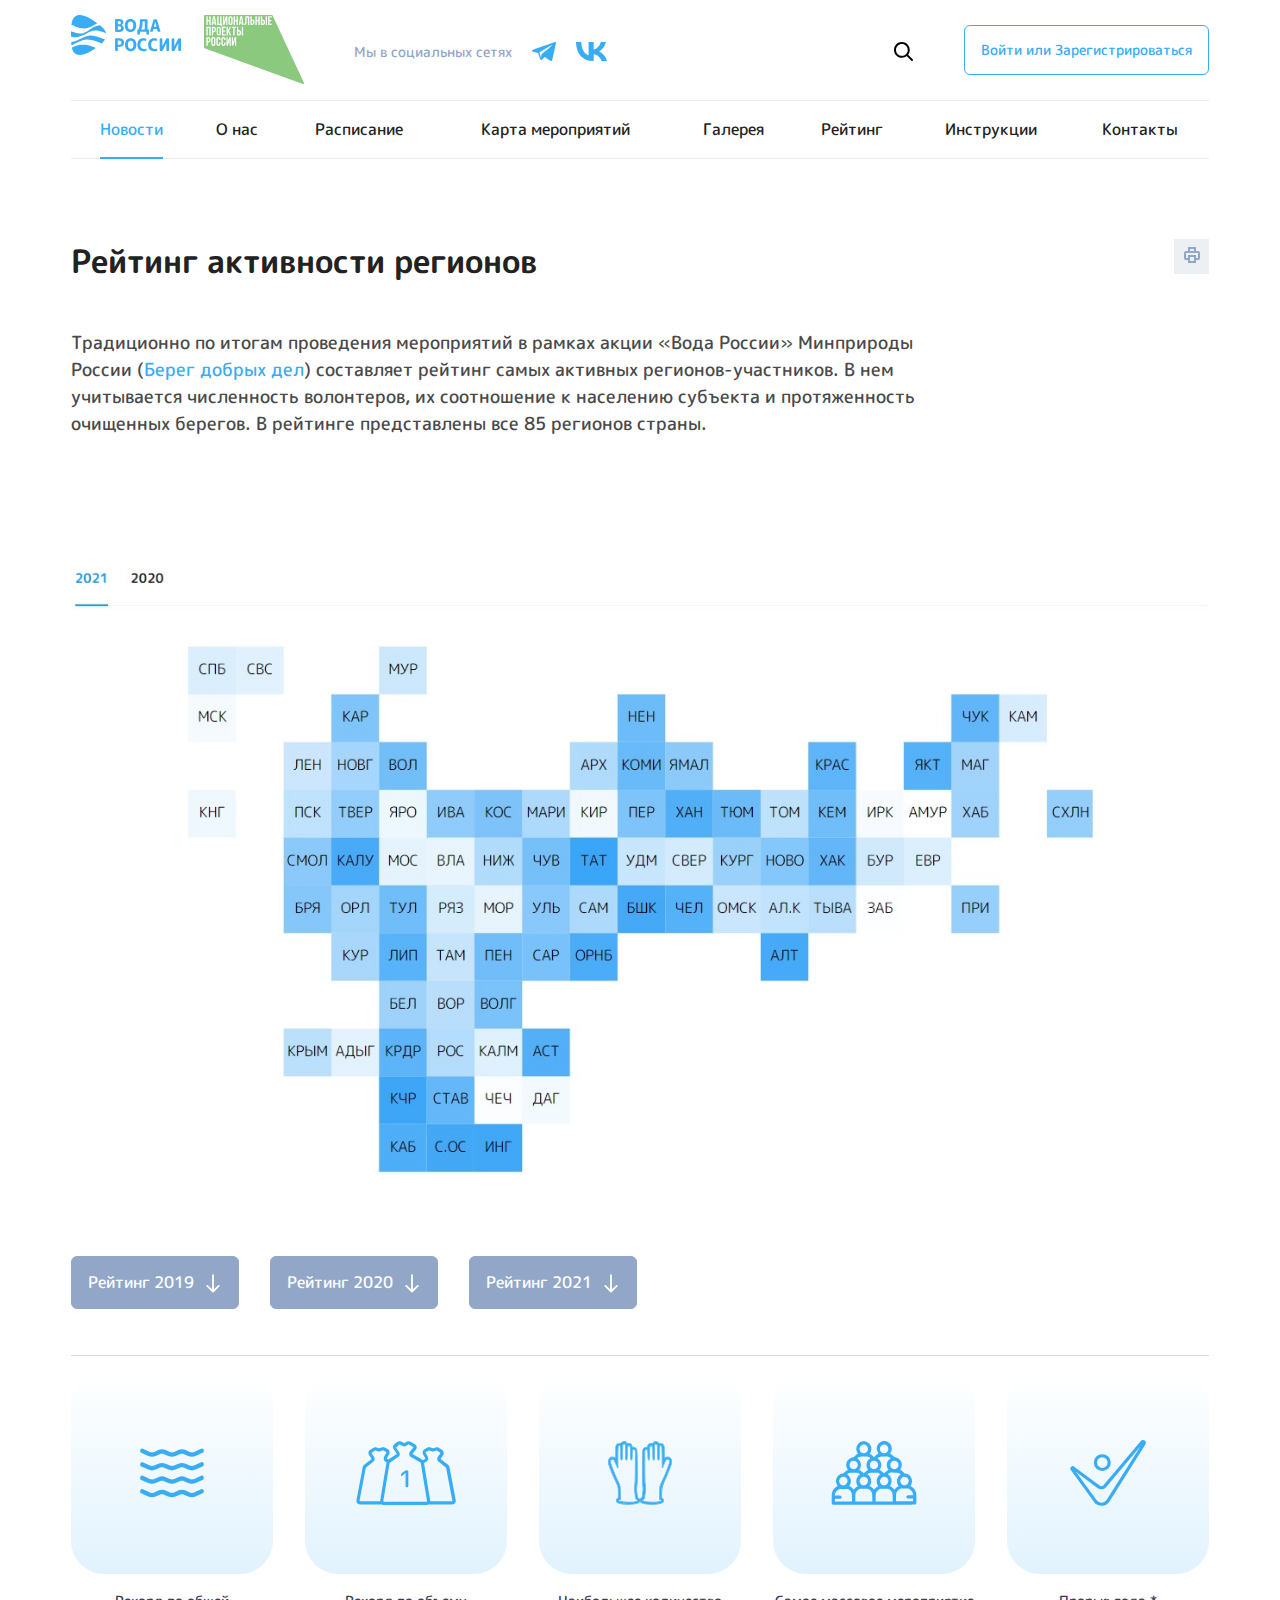
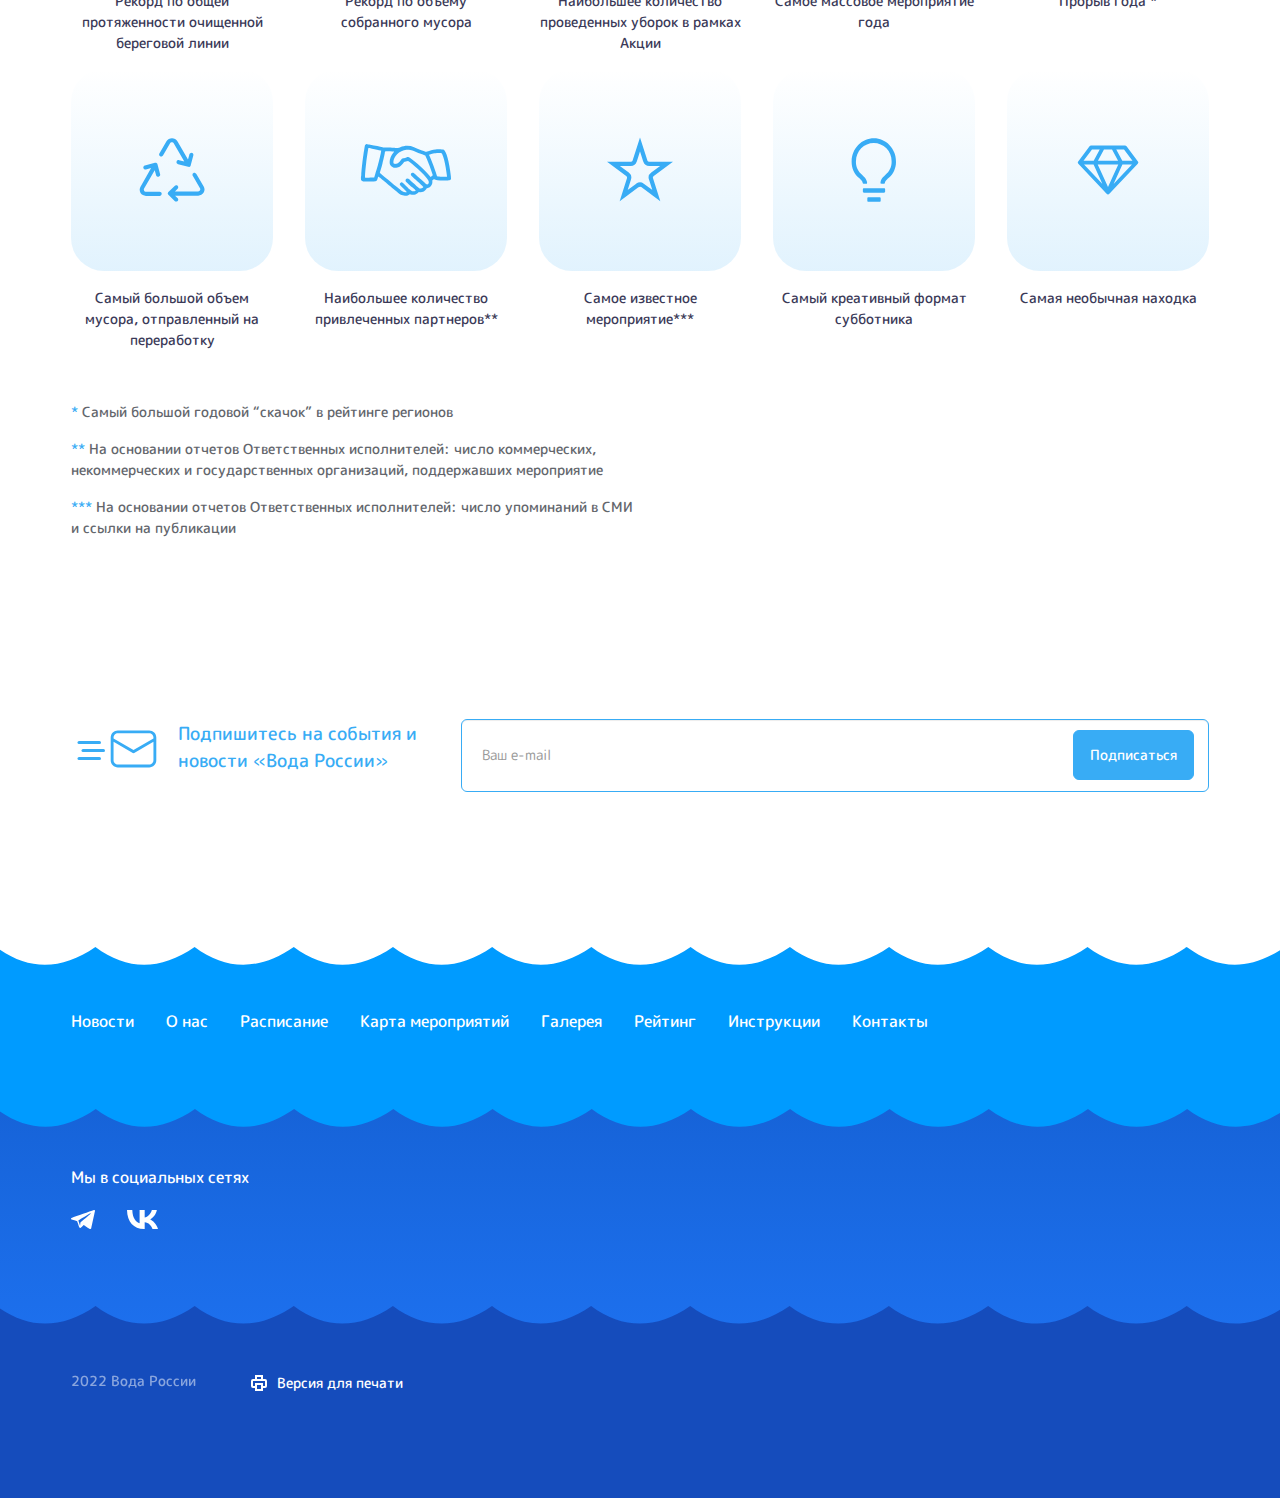
<file: rating.html>
<!DOCTYPE html>
<html lang="ru">

<head>
    <meta charset="UTF-8">
    <meta http-equiv="X-UA-Compatible" content="IE=edge">
    <meta name="viewport" content="width=device-width, initial-scale=1.0">
    <title>Рейтинг</title>

    <!-- CSS -->
    <!-- Bootstrap взят с сайта dev.берегдобрыхдел.рф -->
    <link rel="stylesheet" href="css/bootstrap.css">
    <link rel="stylesheet" href="css/flexslider.css">
    <link rel="stylesheet" href="css/style.css">
</head>

<body>

    <!-- HEADER -->
    <!-- main-header -->
    <div id="mainheader" class="visible-lg visible-md">
        <header class="header-main">

            <div class="container">

                <div class="menu-row py-15">
                    <!-- logo -->
                    <div class="d-inline-block va-center top-logo-block">
                        <a class="d-block logo" href="#">
                            <img src="img/logo.svg" alt="LOGO" title="LOGO" />
                        </a>
                    </div>

                    <!-- social -->
                    <div class="d-inline-block va-center top-social-block">
                        <div class="d-inline-block top-social-text">Мы в социальных сетях</div>
                        <div class="d-inline-block social-icons-header">
                            <ul>
                                <li class="telegram">
                                    <a href="#" rel="nofollow" title="Telegram">
                                        <img src="img/icons/icon-telegram.svg" alt="">
                                    </a>
                                </li>
                                <li class="vk">
                                    <a href="#" rel="nofollow" title="Вконтакте">
                                        <img src="img/icons/icon-vk.svg" alt="">
                                    </a>
                                </li>

                            </ul>
                        </div>
                    </div>

                    <div class="ml-auto">
                        <!-- search -->
                        <div class="d-inline-block va-center top-search-block">
                            <button class="inline-search-show search-modal-show" title="Поиск">
                                <img src="img/icons/icon-search.svg" alt="">
                            </button>
                        </div>

                        <!-- login btn -->
                        <div class="d-inline-block va-center top-login-block">
                            <a class="btn btn-transparent" href="#">
                                Войти или Зарегистрироваться
                            </a>
                        </div>
                    </div>
                </div>
                <!-- / .menu-row -->


                <div class="menu-row">
                    <!-- main-menu -->
                    <div class="menu-only">
                        <nav class="menu-nav">
                            <div class="table-menu">
                                <table>
                                    <tr>
                                        <td class="menu-item active">
                                            <div class="wrap">
                                                <a class="" href="#">Новости
                                                    <div class="line-wrapper"><span class="line"></span></div>
                                                </a>
                                            </div>
                                        </td>
                                        <td class="menu-item">
                                            <div class="wrap">
                                                <a class="" href="#">О нас
                                                    <div class="line-wrapper"><span class="line"></span></div>
                                                </a>
                                            </div>
                                        </td>
                                        <td class="menu-item">
                                            <div class="wrap">
                                                <a class="" href="#">Расписание
                                                    <div class="line-wrapper"><span class="line"></span></div>
                                                </a>
                                            </div>
                                        </td>
                                        <td class="menu-item">
                                            <div class="wrap">
                                                <a class="" href="#">Карта мероприятий
                                                    <div class="line-wrapper"><span class="line"></span></div>
                                                </a>
                                            </div>
                                        </td>
                                        <td class="menu-item">
                                            <div class="wrap">
                                                <a class="" href="#">Галерея
                                                    <div class="line-wrapper"><span class="line"></span></div>
                                                </a>
                                            </div>
                                        </td>
                                        <td class="menu-item">
                                            <div class="wrap">
                                                <a class="" href="#">Рейтинг
                                                    <div class="line-wrapper"><span class="line"></span></div>
                                                </a>
                                            </div>
                                        </td>
                                        <td class="menu-item">
                                            <div class="wrap">
                                                <a class="" href="#">Инструкции
                                                    <div class="line-wrapper"><span class="line"></span></div>
                                                </a>
                                            </div>
                                        </td>
                                        <td class="menu-item">
                                            <div class="wrap">
                                                <a class="" href="#">Контакты
                                                    <div class="line-wrapper"><span class="line"></span></div>
                                                </a>
                                            </div>
                                        </td>

                                        <!-- collapse icon -->
                                        <!-- <td class="menu-item dropdown js-dropdown nosave">
                                            <div class="wrap">
                                                <a class="dropdown-toggle more-items" href="#">
                                                    <span>
                                                        <img src="img/icons/icon-menu-collapse.svg" alt="">
                                                    </span>
                                                </a>
                                                <span class="tail"></span>
                                                <ul class="dropdown-menu"></ul>
                                            </div>
                                        </td> -->
                                    </tr>
                                </table>
                            </div>
                        </nav>
                    </div>
                </div>
                <!-- / .menu-row -->

            </div>
            <!-- / .container -->

        </header>
    </div>
    <!-- / .main-header -->

    <!-- headerfixed -->
    <div id="headerfixed">
        <div class="container">
            <div class="menu-row">

                <div class="fixed-logo-block">
                    <a class="d-block logo" href="#">
                        <img src="img/logo-mobile.svg" alt="LOGO" title="LOGO" />
                    </a>
                </div>

                <div class="fixed-menu-only">
                    <nav class="menu-nav">
                        <div class="table-menu">
                            <table>
                                <tr>
                                    <td class="menu-item active">
                                        <div class="wrap">
                                            <a class="" href="#">
                                                Новости
                                                <div class="line-wrapper"><span class="line"></span></div>
                                            </a>
                                        </div>
                                    </td>
                                    <td class="menu-item">
                                        <div class="wrap">
                                            <a class="" href="#">
                                                О нас
                                                <div class="line-wrapper"><span class="line"></span></div>
                                            </a>
                                        </div>
                                    </td>
                                    <td class="menu-item">
                                        <div class="wrap">
                                            <a class="" href="#">
                                                Расписание
                                                <div class="line-wrapper"><span class="line"></span></div>
                                            </a>
                                        </div>
                                    </td>
                                    <td class="menu-item">
                                        <div class="wrap">
                                            <a class="" href="#">
                                                Карта мероприятий
                                                <div class="line-wrapper"><span class="line"></span></div>
                                            </a>
                                        </div>
                                    </td>
                                    <td class="menu-item">
                                        <div class="wrap">
                                            <a class="" href="#">
                                                Галерея
                                                <div class="line-wrapper"><span class="line"></span></div>
                                            </a>
                                        </div>
                                    </td>
                                    <td class="menu-item">
                                        <div class="wrap">
                                            <a class="" href="#">
                                                Рейтинг
                                                <div class="line-wrapper"><span class="line"></span></div>
                                            </a>
                                        </div>
                                    </td>
                                    <td class="menu-item">
                                        <div class="wrap">
                                            <a class="" href="#">
                                                Инструкции
                                                <div class="line-wrapper"><span class="line"></span></div>
                                            </a>
                                        </div>
                                    </td>
                                    <td class="menu-item">
                                        <div class="wrap">
                                            <a class="" href="#">
                                                Контакты
                                                <div class="line-wrapper"><span class="line"></span></div>
                                            </a>
                                        </div>
                                    </td>

                                    <!-- collapse icon -->
                                    <!-- <td class="menu-item dropdown js-dropdown nosave">
                                        <div class="wrap">
                                            <a class="dropdown-toggle more-items" href="#">
                                                <span>
                                                    <img src="img/icons/icon-menu-collapse.svg" alt="">
                                                </span>
                                            </a>
                                            <span class="tail"></span>
                                            <ul class="dropdown-menu"></ul>
                                        </div>
                                    </td> -->

                                </tr>
                            </table>
                        </div>
                    </nav>
                </div>

                <div class="inner-table-block">
                    <span class="wrap_icon wrap_cabinet">
                        <img src="img/icons/svgexport-7.svg" alt="">
                    </span>
                </div>

                <div class="inner-table-block">
                    <span class="wrap_icon wrap_search search-modal-show">
                        <img src="img/icons/svgexport-8.svg" alt="">
                    </span>
                </div>

            </div>
        </div>
    </div>
    <!-- / .headerfixed -->

    <!-- mobileheader -->
    <div id="mobileheader" class="visible-xs visible-sm">

        <!-- mobileheader-v1 -->
        <div class="mobileheader-v1">

            <div class="button-and-logo">
                <div class="burger">
                    <i class="svg inline  svg-inline-burger dark" aria-hidden="true">
                        <svg xmlns="http://www.w3.org/2000/svg" width="18" height="16" viewBox="0 0 18 16">
                            <defs>
                                <style>
                                    .cls-1 {
                                        fill: #fff;
                                        fill-rule: evenodd;
                                    }
                                </style>
                            </defs>
                            <path data-name="Rounded Rectangle 81 copy 2" class="cls-1"
                                d="M330,114h16a1,1,0,0,1,1,1h0a1,1,0,0,1-1,1H330a1,1,0,0,1-1-1h0A1,1,0,0,1,330,114Zm0,7h16a1,1,0,0,1,1,1h0a1,1,0,0,1-1,1H330a1,1,0,0,1-1-1h0A1,1,0,0,1,330,121Zm0,7h16a1,1,0,0,1,1,1h0a1,1,0,0,1-1,1H330a1,1,0,0,1-1-1h0A1,1,0,0,1,330,128Z"
                                transform="translate(-329 -114)" />
                        </svg>
                    </i>

                    <i class="svg inline  svg-inline-close dark" aria-hidden="true">
                        <svg id="Close.svg" xmlns="http://www.w3.org/2000/svg" width="16" height="16"
                            viewBox="0 0 16 16">
                            <defs>
                                <style>
                                    .cls-1 {
                                        fill: #222;
                                        fill-rule: evenodd;
                                    }
                                </style>
                            </defs>
                            <path id="Rounded_Rectangle_114_copy_3" data-name="Rounded Rectangle 114 copy 3"
                                class="cls-1"
                                d="M334.411,138l6.3,6.3a1,1,0,0,1,0,1.414,0.992,0.992,0,0,1-1.408,0l-6.3-6.306-6.3,6.306a1,1,0,0,1-1.409-1.414l6.3-6.3-6.293-6.3a1,1,0,0,1,1.409-1.414l6.3,6.3,6.3-6.3A1,1,0,0,1,340.7,131.7Z"
                                transform="translate(-325 -130)" />
                        </svg>
                    </i>
                </div>

                <div class="logo-block">
                    <a class="d-block logo" href="#">
                        <img src="img/logo-mobile.svg" alt="LOGO" title="LOGO" />
                    </a>
                </div>
            </div>

            <div class="right-icons">
                <div class="wrap_icon">
                    <button class="inline-search-show twosmallfont search-modal-show" title="Поиск">
                        <i class="svg inline  svg-inline-search" aria-hidden="true">
                            <svg xmlns="http://www.w3.org/2000/svg" width="21" height="21" viewBox="0 0 21 21">
                                <defs>
                                    <style>
                                        .cls-1 {
                                            fill: #222;
                                            fill-rule: evenodd;
                                        }
                                    </style>
                                </defs>
                                <path data-name="Rounded Rectangle 106" class="cls-1"
                                    d="M1590.71,131.709a1,1,0,0,1-1.42,0l-4.68-4.677a9.069,9.069,0,1,1,1.42-1.427l4.68,4.678A1,1,0,0,1,1590.71,131.709ZM1579,113a7,7,0,1,0,7,7A7,7,0,0,0,1579,113Z"
                                    transform="translate(-1570 -111)" />
                            </svg>
                        </i>
                    </button>
                </div>
            </div>
        </div>
        <!-- / .mobileheader-v1 -->

        <!-- mobilemenu -->
        <div id="mobilemenu" class="dropdown">
            <div class="mobilemenu-v1 scroller compact_menu">
                <div class="wrap">
                    <div class="menu middle">
                        <ul>
                            <li>
                                <a class="dark-color" href="/auth/">
                                    <i class="svg inline  svg-inline-cabinet" aria-hidden="true">
                                        <svg xmlns="http://www.w3.org/2000/svg" width="18" height="18"
                                            viewBox="0 0 18 18">
                                            <defs>
                                                <style>
                                                    .cls-1 {
                                                        fill: #222;
                                                        fill-rule: evenodd;
                                                    }
                                                </style>
                                            </defs>
                                            <path class="cls-1"
                                                d="M9,18a9,9,0,1,1,9-9A9,9,0,0,1,9,18Zm3.586-3.019a4.086,4.086,0,0,0-7.169,0A6.831,6.831,0,0,0,12.586,14.981ZM9,1.99A6.989,6.989,0,0,0,3.938,13.815a5.969,5.969,0,0,1,10.128-.006A6.989,6.989,0,0,0,9,1.99ZM9.064,10H8.935A2.936,2.936,0,0,1,6,7.064V6.935A2.936,2.936,0,0,1,8.935,4H9.064A2.936,2.936,0,0,1,12,6.935V7.064A2.936,2.936,0,0,1,9.064,10Zm1.217-3.023A1.258,1.258,0,0,0,9.023,5.719H8.977A1.258,1.258,0,0,0,7.719,6.977V7.054A1.258,1.258,0,0,0,8.977,8.312H9.023a1.258,1.258,0,0,0,1.258-1.258V6.977Z">
                                            </path>
                                        </svg>
                                    </i>
                                    <span>Войти/Регистрация</span>
                                    <span class="arrow"><i class="svg svg_triangle_right"></i></span>
                                </a>
                            </li>
                        </ul>
                    </div>

                    <div class="menu">
                        <ul>
                            <li class="selected">
                                <a class="dark-color" href="/news/" title="Новости">
                                    <span>Новости</span>
                                </a>
                            </li>
                            <li>
                                <a class="dark-color" href="/about/" title="О нас">
                                    <span>О нас</span>
                                </a>
                            </li>
                            <li>
                                <a class="dark-color" href="/calendar/" title="Расписание">
                                    <span>Расписание</span>
                                </a>
                            </li>
                            <li>
                                <a class="dark-color" href="/map/" title="Карта мероприятий">
                                    <span>Карта мероприятий</span>
                                </a>
                            </li>
                            <li>
                                <a class="dark-color" href="/gallery/" title="Галерея">
                                    <span>Галерея</span>
                                </a>
                            </li>
                            <li>
                                <a class="dark-color" href="/rating/2021/" title="Рейтинг">
                                    <span>Рейтинг</span>
                                </a>
                            </li>
                            <li>
                                <a class="dark-color" href="/howto/" title="Инструкции">
                                    <span>Инструкции</span>
                                </a>
                            </li>
                            <li>
                                <a class="dark-color" href="/contacts/" title="Контакты">
                                    <span>Контакты</span>
                                </a>
                            </li>
                        </ul>
                    </div>
                    <div class="social-icons">
                        <!-- noindex -->
                        <ul>
                            <li class="telegram">
                                <a href="https://t.me/voda_rossii" target="_blank" rel="nofollow" title="Telegram">
                                    <img src="img/icons/icon-telegram.svg" alt="">
                                </a>
                            </li>
                            <li class="vk">
                                <a href="https://vk.com/beregdobryhdel" target="_blank" rel="nofollow"
                                    title="Вконтакте">
                                    <img src="img/icons/icon-vk.svg" alt="">
                                </a>
                            </li>

                        </ul>
                        <!-- /noindex -->
                    </div>
                </div>
            </div>
        </div>
        <!-- / #mobilemenu -->

    </div>
    <!-- / .mobileheader -->
    <!-- /HEADER -->


    <!-- MAIN -->
    <main class="main">

        <!-- RATING HERO -->
        <section class="rating-hero">
            <div class="container">
                <div class="page-top-main">
                    <div class="page-title">
                        <h1 class="shares" id="pagetitle">Рейтинг активности регионов</h1>
                    </div>
                    <div class="top-share">
                        <ul>
                            <li>
                                <a class="btn btn-share" href="#">
                                    <i class="svg svg-print"></i>
                                </a>
                            </li>
                            
                        </ul>
                    </div>
                </div>
                <div class="row">
                    <div class="col-md-9">
                        <div class="mb-52">
                            <p>Традиционно по итогам проведения мероприятий в рамках акции «Вода России» Минприроды России (<a href="#">Берег добрых дел</a>) составляет рейтинг самых активных регионов-участников. В нем учитывается численность волонтеров, их соотношение к населению субъекта и протяженность очищенных берегов. В рейтинге представлены все 85 регионов страны.</p>
                        </div>
                    </div>
                </div>
            </div>
        </section>
        <!-- / .RATING HERO -->

        <section class="rating-widget">
            <div class="container">
                <!-- Разработчику, перенести виджет со страницы https://xn--90aafebcae8c0asf9d6d.xn--p1ai/rating/2021/ -->
                <img src="img/rating-widget.jpg" alt="">
            </div>
        </section>

        <section class="rating-download">
            <div class="container">
                <div class="btn-box">
                    <a class="btn btn-primary fz-16 btn-rating" href="#">Рейтинг 2019 <span class="svg svg-rating-download"></span></a>
                    <a class="btn btn-primary fz-16 btn-rating" href="#">Рейтинг 2020 <span class="svg svg-rating-download"></span></a>
                    <a class="btn btn-primary fz-16 btn-rating" href="#">Рейтинг 2021 <span class="svg svg-rating-download"></span></a>
                </div>
            </div>
        </section>

        <section>
            <div class="container">
                <div class="hr-line"></div>
            </div>
        </section>

        <section class="rating-nomination">
            <div class="container">
                <div class="row row-flex g-16">
                    <div class="col-md-20 col-sm-6 col-xs-6">
                        <div class="rating-nomination__item">
                            <div class="rating-nomination__item-img">
                                <img src="img/rating-01.svg" alt="">
                            </div>
                            <div class="rating-nomination__item-title">
                                Рекорд по общей протяженности очищенной береговой линии
                            </div>
                        </div>
                    </div>
                    <div class="col-md-20 col-sm-6 col-xs-6">
                        <div class="rating-nomination__item">
                            <div class="rating-nomination__item-img">
                                <img src="img/rating-02.svg" alt="">
                            </div>
                            <div class="rating-nomination__item-title">
                                Рекорд по объему собранного мусора
                            </div>
                        </div>
                    </div>
                    <div class="col-md-20 col-sm-6 col-xs-6">
                        <div class="rating-nomination__item">
                            <div class="rating-nomination__item-img">
                                <img src="img/rating-03.svg" alt="">
                            </div>
                            <div class="rating-nomination__item-title">
                                Наибольшее количество проведенных уборок в рамках Акции
                            </div>
                        </div>
                    </div>
                    <div class="col-md-20 col-sm-6 col-xs-6">
                        <div class="rating-nomination__item">
                            <div class="rating-nomination__item-img">
                                <img src="img/rating-04.svg" alt="">
                            </div>
                            <div class="rating-nomination__item-title">
                                Самое массовое мероприятие года
                            </div>
                        </div>
                    </div>
                    <div class="col-md-20 col-sm-6 col-xs-6">
                        <div class="rating-nomination__item">
                            <div class="rating-nomination__item-img">
                                <img src="img/rating-05.svg" alt="">
                            </div>
                            <div class="rating-nomination__item-title">
                                Прорыв года *
                            </div>
                        </div>
                    </div>
                    <div class="col-md-20 col-sm-6 col-xs-6">
                        <div class="rating-nomination__item">
                            <div class="rating-nomination__item-img">
                                <img src="img/rating-06.svg" alt="">
                            </div>
                            <div class="rating-nomination__item-title">
                                Самый большой объем мусора, отправленный на переработку
                            </div>
                        </div>
                    </div>
                    <div class="col-md-20 col-sm-6 col-xs-6">
                        <div class="rating-nomination__item">
                            <div class="rating-nomination__item-img">
                                <img src="img/rating-07.svg" alt="">
                            </div>
                            <div class="rating-nomination__item-title">
                                Наибольшее количество привлеченных партнеров**
                            </div>
                        </div>
                    </div>
                    <div class="col-md-20 col-sm-6 col-xs-6">
                        <div class="rating-nomination__item">
                            <div class="rating-nomination__item-img">
                                <img src="img/rating-08.svg" alt="">
                            </div>
                            <div class="rating-nomination__item-title">
                                Самое известное мероприятие***
                            </div>
                        </div>
                    </div>
                    <div class="col-md-20 col-sm-6 col-xs-6">
                        <div class="rating-nomination__item">
                            <div class="rating-nomination__item-img">
                                <img src="img/rating-09.svg" alt="">
                            </div>
                            <div class="rating-nomination__item-title">
                                Самый креативный формат субботника
                            </div>
                        </div>
                    </div>
                    <div class="col-md-20 col-sm-6 col-xs-6">
                        <div class="rating-nomination__item">
                            <div class="rating-nomination__item-img">
                                <img src="img/rating-10.svg" alt="">
                            </div>
                            <div class="rating-nomination__item-title">
                                Самая необычная находка
                            </div>
                        </div>
                    </div>
                </div>
                <div class="rating-nomination__description">
                    <p><span class="text-primary">*</span> Самый большой годовой “скачок” в рейтинге регионов</p>
                    <p><span class="text-primary">**</span> На основании отчетов Ответственных исполнителей: число коммерческих, <br> некоммерческих и государственных организаций, поддержавших мероприятие</p>
                    <p><span class="text-primary">***</span> На основании отчетов Ответственных исполнителей: число упоминаний в СМИ <br> и ссылки на публикации</p>
                </div>
            </div>
        </section>

    </main>
    <!-- /MAIN -->


    <!-- FOOTER -->
    <!-- subscribe-block-wrapper -->
    <section class="subscribe-wrapper mx-auto">
        <div class="container">
            <div class="row">
                <div class="col-md-4 col-sm-12">
                    <div class="d-flex ai-center py-15">
                        <div class="svg-inline-subscribe hidden-xs">
                            <img src="img/icons/mail-sub.svg" alt="">
                        </div>
                        <div class="svg-inline-text">
                            Подпишитесь на события и новости «Вода России»
                        </div>
                    </div>
                </div>
                <div class="col-md-8 col-sm-12">
                    <div class="subscribe-edit py-15">
                        <form class="subscribe-form" action="#" method="post">
                            <input class="form-control subscribe-input required" type="text" name="email"
                                placeholder="Ваш e-mail" value="" size="30" maxlength="255" />
                            <!-- <input type="submit" name="submit" class="btn btn-primary subscribe-btn" value="Подписаться" /> -->
                            <button class="btn btn-primary btn-subscribe" type="submit">Подписаться</button>
                        </form>
                    </div>
                </div>
            </div>
        </div>
    </section>
    <!-- / .subscribe-block-wrapper -->


    <footer id="footer">

        <!-- section wave-1 -->
        <section class="bg-wave footer-wave-1">
            <div class="container">
                <div class="bottom-menu">
                    <ul>
                        <li class="active"><a href="#">Новости</a></li>
                        <li><a href="#">О нас</a></li>
                        <li><a href="#">Расписание</a></li>
                        <li><a href="#">Карта мероприятий</a></li>
                        <li><a href="#">Галерея</a></li>
                        <li><a href="#">Рейтинг</a></li>
                        <li><a href="#">Инструкции</a></li>
                        <li><a href="#">Контакты</a></li>
                    </ul>
                </div>
            </div>
        </section>

        <!-- section wave-2 -->
        <section class="bg-wave footer-wave-2">
            <div class="container">
                <div class="bottom-social">
                    <h5 class="bottom-social-title">Мы в социальных сетях</h5>
                    <ul>
                        <li>
                            <a href="#">
                                <img src="img/icons/icon-white-telegram.svg" alt="">
                            </a>
                        </li>
                        <li>
                            <a href="#">
                                <img src="img/icons/icon-white-vk.svg" alt="">
                            </a>
                        </li>
                    </ul>
                </div>
            </div>
        </section>

        <!-- section wave-3 -->
        <section class="bg-wave footer-wave-3">
            <div class="container">
                <div class="bottom-copyright">2022 Вода России</div>
                <a class="bottom-print-link" href="#">
                    <i class="icon icon-print">
                        <svg xmlns="http://www.w3.org/2000/svg" width="16" height="16" viewBox="0 0 16 16">
                            <path class="cls-1"
                                d="M1553,287h-2v3h-8v-3h-2a2,2,0,0,1-2-2v-5a2,2,0,0,1,2-2h2v-4h8v4h2a2,2,0,0,1,2,2v5A2,2,0,0,1,1553,287Zm-8,1h4v-4h-4v4Zm4-12h-4v2h4v-2Zm4,4h-12v5h2v-3h8v3h2v-5Z"
                                transform="translate(-1539 -274)"></path>
                        </svg>
                    </i>
                    <span class="text">Версия для печати</span>
                </a>
            </div>
        </section>

    </footer>
    <!-- /FOOTER -->


    <!-- SEARCH MODAL -->
    <div class="inline-search-block">
        <div class="container">
            <div class="search-wrapper">
                <form action="#" class="top-search">
                    <div class="search-input-div">
                        <input class="search-input" id="title-search-input" type="text" name="q" value=""
                            placeholder="Найти" size="40" maxlength="50" autocomplete="off" />
                    </div>
                    <div class="search-button-div">
                        <button class="btn btn-primary btn-search" type="submit" name="s" value="Найти">Найти</button>
                    </div>
                </form>
                <div class="search-close">
                    <span class="svg svg-close"></span>
                </div>
            </div>
        </div>
    </div>
    <div class="search-overlay"></div>
    <!-- / SEARCH MODAL -->


    <!-- FIXED LETTER -->
    <!-- Оставляем как есть -->
    <div class="ajax_basket" style="display: none;">
        <div class="fixed_wrapper">
            <div class="right_dok">
                <span class="link" title="Задать вопрос">
                    <span class="animate-load" data-event="jqm" data-param-id="7" data-name="question">
                        <i class="svg inline  svg-inline-ask" aria-hidden="true">
                            <svg xmlns="http://www.w3.org/2000/svg" width="18" height="14" viewBox="0 0 18 14">
                                <defs>
                                    <style>
                                        .cls-1 {
                                            fill: #222;
                                            fill-rule: evenodd;
                                        }
                                    </style>
                                </defs>
                                <path data-name="ask" class="cls-1"
                                    d="M1898,414h-14a2,2,0,0,1-2-2V402a2,2,0,0,1,1.95-2,1.025,1.025,0,0,1,.22,0h13.69a1,1,0,0,1,.25.011A2,2,0,0,1,1900,402v10A2,2,0,0,1,1898,414Zm-11.47-12,4.49,4.482L1895.5,402h-8.97Zm11.47,0.5-6.17,6.173a1.26,1.26,0,0,1-1.63,0l-6.2-6.2V412h14v-9.5Z"
                                    transform="translate(-1882 -400)"></path>
                            </svg>
                        </i>
                    </span>
                </span>
            </div>
        </div>
    </div>
    <!-- / FIXED LETTER -->

    <!-- JS -->
    <!-- jQuery и Bootstrap.js взят с сайта dev.берегдобрыхдел.рф -->
    <script src="js/jquery-2.1.3.min.js"></script>
    <script src="js/bootstrap.js"></script>
    <script src="js/jquery.flexslider.js"></script>
    <script src="js/main.js"></script>

</body>

</html>
</file>
<file: css/style.css>
/*
Theme: Bereg Dobryh Del Bitrix
Author: STARTSITE - Andrey Galkin
Version: 1.0
*/


/* FONTS */

@import url(../fonts/fa/font-awesome.min.css);
@import url(../fonts/mplusrounded1c/stylesheet.css);

:root {
    --color-1: #222222;
    --color-2: #494949;
    --color-3: #ffffff;
    --color-4: #38ACF5;
    --color-5: #92A7C7;
    --ff-main: 'Rounded Mplus 1c', sans-serif;
    --fw-light: 300;
    --fw-normal: normal;
    --fw-medium: 500;
    --fw-bold: bold;
}

/* STYLES */

body {
    width: 100%;
    font-family: var(--ff-main);
    font-size: 18px;
    font-weight: var(--fw-medium);
    line-height: 1.5;
    color: var(--color-2);
    background: var(--color-3);
}

h1,
h2,
h3,
h4,
h5,
h6,
.h1,
.h2,
.h3,
.h4,
.h5,
.h6 {
    font-family: var(--ff-main);
    color: var(--color-1);
}

h1,
h2,
h3,
.h1,
.h2,
.h3 {
    font-weight: var(--fw-bold);
    line-height: 1.375;
    margin-top: 0;
    margin-bottom: 20px;
}

h4,
h5,
h6,
.h4,
.h5,
.h6 {
    font-weight: var(--fw-medium);
    margin-top: 0;
    margin-bottom: 18px;
}

h1,
.h1 {
    font-size: 24px;
}

h2,
.h2 {
    font-size: 22px;
}

h3,
.h3 {
    font-size: 20px;
}

h4,
.h4 {
    font-size: 18px;
}

h5,
.h5 {
    font-size: 18px;
}

h6,
.h6 {
    font-size: 18px;
}

img {
    max-width: 100%;
    height: auto;
}

a {
    transition: opacity 0.3s ease;
    -moz-transition: opacity 0.3s ease;
    -ms-transition: opacity 0.3s ease;
    -o-transition: opacity 0.3s ease;
    -webkit-transition: opacity 0.3s ease;
}

a,
a:hover,
a:focus,
a:active {
    color: var(--color-4);
    text-decoration: none;
    outline: none;
}


/* BUTTONS */

.btn {
    color: var(--color-3);
    padding: 14px 16px;
    margin: 0;
    font-size: 14px;
    font-weight: var(--fw-medium);
    border-radius: 6px;
    border: 1px solid;
    border-color: transparent;
    background-color: var(--color-4);
    transition: background-color 0.3s ease;
    -moz-transition: background-color 0.3s ease;
    -ms-transition: background-color 0.3s ease;
    -o-transition: background-color 0.3s ease;
    -webkit-transition: background-color 0.3s ease;
}

.btn-primary {
    color: var(--color-3);
    border-color: var(--color-4);
    background-color: var(--color-4);
}

.btn-primary:hover {
    color: var(--color-3);
    border-color: #03A4FB;
    background-color: #03A4FB;
}

.btn-transparent {
    color: var(--color-4);
    border-color: var(--color-4);
    background-color: transparent;
}

.btn-transparent:hover {
    color: var(--color-3);
    border-color: var(--color-4);
    background-color: var(--color-4);
}

.btn-big {
    font-size: 16px;
    padding: 14px 16px;
}

input {
    outline: 0;
}


/* HEADER */

.menu-row {
    display: flex;
    flex-wrap: wrap;
    align-items: center;
    justify-content: space-between;
}

.logo {
    max-width: 300px;
    opacity: 1;
}

.logo:hover {
    opacity: .65;
}

.top-social-block {
    margin-left: 50px;
}

.top-social-text {
    color: var(--color-5);
    font-size: 14px;
    font-weight: var(--fw-medium);
}

.social-icons-header ul {
    list-style: none;
    padding: 0;
    margin: 0;
}

.social-icons-header ul li {
    display: inline-block;
    margin-left: 15px;
}

.social-icons-header ul li a {
    opacity: 1;
}

.social-icons-header ul li a:hover {
    opacity: .65;
}

.inline-search-show {
    height: 50px;
    width: 50px;
    border: none;
    background: none;
    opacity: 1;
}

.inline-search-show:hover {
    opacity: .65;
}

.top-login-block {
    margin-left: 30px;
}

.menu-only {
    position: relative;
    width: 100%;
}

.menu-only::before {
    content: '';
    display: block;
    position: absolute;
    top: 0px;
    width: 100%;
    height: 1px;
    background-color: #ECECEC;
    z-index: -1;
}

.menu-only::after {
    content: '';
    display: block;
    position: absolute;
    bottom: 0px;
    width: 100%;
    height: 1px;
    background-color: #ECECEC;
    z-index: -1;
}

.menu-nav table {
    border-collapse: collapse;
    border-spacing: 0;
    width: 100%;
    max-width: 100%;
}

.menu-nav table td {
    padding: 0;
    text-align: center;
    position: static;
}

.menu-nav table a {
    display: inline-block;
    width: 100%;
    text-decoration: none;
    white-space: nowrap;
}

.menu-nav table td .wrap>a {
    position: relative;
    width: auto;
    height: 59px;
    padding: 0px 12px;
    color: var(--color-1);
    border: none;
    font-size: 16px;
    font-weight: var(--fw-medium);
    line-height: 58px;
    text-transform: none;
    vertical-align: middle;
}

.menu-nav table td .wrap>a:hover {
    color: var(--color-4);
}

.menu-nav table td .wrap>a .line-wrapper {
    display: block;
    position: relative;
    visibility: visible;
}

.menu-nav table td .wrap>a .line-wrapper .line {
    position: absolute;
    bottom: -1px;
    left: 0px;
    height: 2px;
    right: 100%;
    opacity: 1;
    transition: right 0.15s ease-out;
    -moz-transition: right 0.15s ease-out;
    -ms-transition: right 0.15s ease-out;
    -o-transition: right 0.15s ease-out;
    -webkit-transition: right 0.15s ease-out;
}

.menu-nav table td .wrap>a .line-wrapper .line {
    background-color: var(--color-4);
}

.menu-nav table td.active .wrap>a .line-wrapper .line,
.menu-nav table td .wrap>a:hover .line-wrapper .line {
    right: 0px;
}

.menu-nav table td.active .wrap>a {
    color: var(--color-4);
}


/* headerfixed */

#headerfixed {
    position: fixed;
    top: -999px;
    left: 0;
    width: 100%;
    background: #fff;
    box-shadow: 0 1px 5px rgb(0 0 0 / 14%);
    opacity: 0;
    transition: all ease .3s;
}

#headerfixed .logo {
    max-width: 160px;
}

#headerfixed .logo img {
    width: 100%;
}

.fixed-menu-only {
    margin-left: auto;
    margin-right: auto;
}

.inner-table-block {
    position: relative;
    display: inline-flex;
    align-items: center;
    justify-content: center;
    width: 60px;
    flex: 0 0 auto;
}

.inner-table-block .wrap_icon {
    display: inline-block;
    cursor: pointer;
    opacity: 1;
}

.inner-table-block .wrap_icon:hover {
    opacity: .65;
}


/* mobileheader */

body.menu-change {
    position: fixed;
}

#mobileheader {
    margin: 0;
    padding: 0;
    position: relative;
    width: 100%;
    height: 63px;
    z-index: 2997;
}

#mobileheader .logo {
    max-width: 150px;
}

#mobileheader .logo img {
    width: 100%;
}

/* mobileheader-v1 */

#mobileheader .mobileheader-v1 {
    display: flex;
    flex-wrap: wrap;
    border-bottom: 1px solid #f5f5f5;
    background: #fff;
}

#mobileheader .button-and-logo {
    display: flex;
    margin-right: auto;
}

#mobileheader .burger {
    display: flex;
    width: 58px;
    cursor: pointer;
    align-items: center;
    justify-content: center;
}

#mobileheader .burger .svg-inline-burger {
    display: block;
    width: 18px;
    height: 16px;
}

#mobileheader .burger .svg-inline-close {
    display: none;
    width: 16px;
    height: 16px;
}

#mobileheader .burger.c .svg-inline-burger {
    display: none;
}

#mobileheader .burger.c .svg-inline-close {
    display: inline;
}

#mobileheader .logo-block {
    display: flex;
    align-items: center;
    justify-content: center;
}

#mobileheader .right-icons {}

#mobileheader .wrap_icon {
    display: table-cell;
    padding-right: 15px;
    padding-left: 15px;
    vertical-align: middle;
    line-height: 63px;
}

#mobileheader .inline-search-show {
    border: none;
    background: none;
    padding: 0;
}

.twosmallfont {
    font-size: 0.867em;
    line-height: 18px;
}

#mobileheader .inline-search-show .svg-inline-search {
    top: -2px;
}

#mobilemenu>.scroller {
    overflow: hidden;
}

#mobilemenu>.scroller>.wrap {
    display: flex;
    flex-direction: column;
    width: 100%;
    transition: transform 0.2s ease-in-out;
    -webkit-transition: transform 0.2s ease-in-out;
    -moz-transition: transform 0.2s ease-in-out;
    -ms-transition: transform 0.2s ease-in-out;
}

#mobilemenu .menu>ul {
    padding: 0;
    margin: 0;
    display: block;
}

#mobilemenu .menu ul>li {
    list-style: none;
    display: block;
    margin: 0;
    border-bottom: 1px solid #f2f2f2;
    width: 100%;
    padding: 0;
}

#mobilemenu .menu>ul>li:not(.counters),
.menu ul>li.selected:not(.counters),
.menu ul>li.expanded {
    position: static;
}

.dark-color:not(.active) {
    color: #222;
}

#mobilemenu .menu ul>li a {
    padding: 19px 20px 20px 19px;
    display: block;
    position: relative;
}

#mobilemenu .menu>ul>li>a {
    background: #fff;
    font-size: 15px;
    font-weight: var(--fw-bold);
}

#mobilemenu .menu.middle>ul>li>a {
    padding-left: 57px;
    background: #fbfbfb;
}

#mobilemenu .compact_menu .menu ul>li a {
    padding-top: 11px;
    padding-bottom: 12px;
}

#mobilemenu .menu.middle a .svg {
    position: absolute;
}

#mobilemenu .menu.middle a .svg-inline-cabinet {
    width: 14px;
    min-width: 14px;
    height: 17px;
    min-height: 17px;
    left: 21px;
    top: 22px;
}

#mobilemenu .compact_menu .menu.middle a .svg-inline-cabinet {
    top: 14px;
}

#mobilemenu .menu ul>li .arrow {
    position: absolute;
    z-index: 1;
    width: 46px;
    top: 0;
    right: 0;
    bottom: 0;
    cursor: pointer;
    padding-left: 8px;
    display: block;
}

.svg_triangle_right {
    background-image: url(../img/icons/Triangle_right.svg);
}

#mobilemenu .menu ul>li .arrow .svg {
    position: absolute;
    top: 50%;
    left: 50%;
    margin: -5px 0 0 -15px;
    width: 10px;
    height: 10px;
}

#mobilemenu .menu ul>li.selected>a:before {
    content: "";
    position: absolute;
    left: 0px;
    top: -1px !important;
    bottom: -1px;
    width: 2px;
    z-index: 1;
    height: inherit;
    border-radius: 0;
    background: #03A4FB;
}

#mobilemenu .social-icons {
    padding: 17px 10px;
}

.social-icons ul {
    margin: 0;
    padding: 0;
    width: auto;
    font-size: 0;
}

.social-icons li {
    display: inline-block;
    position: relative;
    list-style-type: none;
    vertical-align: top;
    zoom: 1;
    padding: 0px;
    margin: 0px;
}

.social-icons li a {
    position: relative;
    display: flex;
    align-items: center;
    justify-content: center;
    width: 40px;
    height: 40px;
    margin: 0 5px;
    transition: all 0.3s ease 0s;
    transition: all 0.3s ease;
    -moz-transition: all 0.3s ease;
    -ms-transition: all 0.3s ease;
    -o-transition: all 0.3s ease;
    -webkit-transition: all 0.3s ease;
}


/* mobilemenu */

#mobilemenu {
    background: #fff;
    z-index: 3002;
    overflow: hidden;
    overflow-y: auto;
    transition: left 0.4s ease 0s, opacity 0.4s ease 0s;
    position: fixed;
}

#mobilemenu.dropdown {
    top: 64px;
    bottom: 0;
    width: 100%;
    border-top: 1px solid #f2f2f2;
    opacity: 0;
    visibility: hidden;
}

#mobilemenu.dropdown.show {
    opacity: 1;
    visibility: visible;
}



/* MAIN CONTENT */

.main {
    padding: 80px 0 85px;
}

.section-title {
    margin-bottom: 45px;
}

.page-meta {
    color: var(--color-5);
    font-size: 16px;
    font-weight: var(--fw-medium);
    margin-bottom: 8px;
}

.page-top-main {
    display: flex;
    justify-content: space-between;
    margin-bottom: 26px;
}

.top-share {
    flex: 0 0 auto;
}

.top-share ul {
    list-style: none;
    padding: 0;
    margin: 0;
}

.top-share ul li {
    padding-bottom: 6px;
}

.btn-share {
    width: 35px;
    height: 35px;
    color: inherit;
    background-color: #EDF0F3;
    border-color: #EDF0F3;
    border-radius: 0;
    padding: 0;
    font-size: unset;
    line-height: unset;
}

.btn-share:hover {
    background-color: #d7dadd;
}

.svg {
    display: inline-block;
    position: relative;
    width: 16px;
    height: 16px;
    vertical-align: middle;
    background-position: center;
    background-repeat: no-repeat;
    background-size: contain;
}

.svg-print {
    background-image: url(../img/icons/share-printer.svg);
}

.svg-share {
    background-image: url(../img/icons/share-link.svg);
}

.page-introtext {
    color: #363636;
    font-size: 20px;
    line-height: 1.64;
    margin-bottom: 38px;
}

.page-detailimage {
    margin-bottom: 50px;
}

.page-content {
    line-height: 1.94;
    margin-bottom: 80px;
}


/* SIDEBAR */

.news-banner {
    text-align: center;
    margin-bottom: 40px;
}

.news-banner img {
    max-width: 270px;
    width: 100%;
}

.news-item {
    display: block;
    overflow: hidden;
    border: 1px solid #D9D9D9;
    border-radius: 2px;
    margin-bottom: 40px;
}

.news-item .preview_picture {
    width: 100%;
}

.news-item__content-box {
    padding: 20px 30px 20px 25px;
}

.news-item__title {
    color: var(--color-1);
    font-size: 14px;
}

.news-date-time {
    font-size: 12px;
    color: #92A7C7;
    margin-top: 5px;
}


/* GALLERY BLOCK */

.gallery-block {}

.gallery-block-title {
    color: #363636;
    margin-bottom: 50px;
}

.gallery-thumbnail {
    display: block;
}

.pagination-container {
    padding: 5px 0;
}

.pagination {
    margin: 0;
    padding: 0;
    border-radius: 0;
    list-style: none;
}

.pagination>li>a {
    display: block;
    width: 45px;
    height: 45px;
    margin: 0 4px;
    padding: 0;
    color: #5A5A5A;
    font-size: 18px;
    line-height: 45px;
    border: 2px solid;
    border-color: var(--color-5);
    border-radius: 4px !important;
    background-color: #ffffff;
    transition: all 0.45s ease;
    -webkit-transition: all 0.45s ease;
}

.pagination>li>a:hover,
.pagination>li>a:focus {
    color: var(--color-3);
    border-color: var(--color-4);
    background-color: var(--color-4);
}

.pagination>li>a.pagination-angle {
    font-size: 35px;
    line-height: 40px;
    border-color: transparent;
}

.pagination>.active>a {
    color: var(--color-3);
    border-color: var(--color-4);
    background-color: var(--color-4);
}

.pagination>.active>a:hover {
    color: var(--color-3);
    border-color: var(--color-4);
    background-color: var(--color-4);
}


/* POST PREV NEXT */

.post-prev-next {
    position: relative;
    padding: 80px 0 0;
}

.post-navigation {
    display: flex;
    flex-wrap: nowrap;
    align-items: center;
    padding: 15px 0;
}

.post-navigation__prev {
    padding-right: 30px;
}

.post-navigation__next {
    padding-left: 30px;
}

.post-navigation__prev,
.post-navigation__next {
    flex: 0 0 auto;
}

.post-navigation span {
    display: block;
    color: #A7B8D3;
    font-size: 14px;
}

.post-navigation a {
    color: #7D90AC;
    font-size: 16px;
    line-height: 1.8;
    padding-bottom: 3px;
    border-bottom: 1px solid;
    border-color: #9AB5C7;
}

.post-navigation a:hover {
    color: var(--color-4);
    text-decoration: none;
    border-color: transparent;
}


/* SUBSCRIBE FORM */

.subscribe-wrapper {
    position: relative;
    padding: 30px 0;
}

.svg-inline-subscribe {
    flex: 0 0 auto;
    margin-right: 16px;
}

.svg-inline-text {
    color: var(--color-4);
    font-size: 18px;
}

.subscribe-form {
    position: relative;
    display: flex;
    flex-wrap: wrap;
    align-items: stretch;
    width: 100%;
}

.subscribe-input {
    position: relative;
    flex: 1 1 auto;
    width: 1%;
    height: 73px;
    min-width: 0;
    padding: 20px 150px 20px 20px;
    border-color: var(--color-4);
    border-radius: 6px;
}

.btn-subscribe {
    position: absolute;
    top: 50%;
    transform: translateY(-50%);
    right: 15px;
    height: 50px;

}


/* FOOTER */

footer {
    position: relative;
    padding: 140px 0 0;
}

.bg-wave {
    position: relative;
    padding: 30px 0 90px;
}

.bg-wave::before {
    content: '';
    display: block;
    position: absolute;
    top: -34px;
    left: 0;
    width: 100%;
    height: 35px;
    background-position: center bottom;
    background-repeat: repeat-x;
    background-size: auto;
    z-index: 2;
}

.footer-wave-1 {
    background-color: #009bff;
}

.footer-wave-2 {
    background: linear-gradient(180deg, #1765db, #1D70EE);
}

.footer-wave-3 {
    background-color: #154cbc;
}

.footer-wave-1::before {
    background-image: url(../img/bg-wave-1.svg);
}

.footer-wave-2::before {
    background-image: url(../img/bg-wave-2.svg);
}

.footer-wave-3::before {
    background-image: url(../img/bg-wave-3.svg);
}

.bottom-menu ul {
    list-style: none;
    padding: 0;
    margin: 0;
}

.bottom-menu ul li {
    display: inline-block;
    padding-right: 27px;
    padding-bottom: 15px;
}

.bottom-menu ul li a {
    color: var(--color-3);
    font-size: 16px;
    padding-bottom: 18px;
    border-bottom: 2px solid;
    border-color: transparent;
}

.bottom-menu ul li a:hover {
    border-color: var(--color-3);
}

.bottom-social-title {
    color: var(--color-3);
    font-size: 16px;
}

.bottom-social ul {
    list-style: none;
    padding: 0;
    margin: 0;
}

.bottom-social ul li {
    display: inline-block;
    padding-right: 27px;
    padding-bottom: 15px;
}

.bottom-social ul li a {
    display: block;
    opacity: 1;
}

.bottom-social ul li a:hover {
    opacity: .65;
}

.bottom-copyright,
.bottom-print-link {
    display: inline-block;
    padding-right: 50px;
    padding-bottom: 15px;
    color: var(--color-3);
    font-size: 14px;
}

.bottom-copyright {
    opacity: .5;
}

.bottom-print-link .icon {
    display: inline-block;
    width: 16px;
    height: 16px;
    vertical-align: middle;
    margin: 0px 6px 0px 0px;
}

.bottom-print-link .icon svg path {
    fill: #fff;
}

.bottom-print-link .text {
    vertical-align: middle;
}


/* MAIN PAGE */

.main-banner__img {
    text-align: center;
}

.main-banner__img img {
    width: 100%;
}

.partners-slider {
    padding: 50px 0;
}

.partners-slider .flexslider {
    position: relative;
}

.partners-slider .flexslider .slides>li {
    height: 98px;
    line-height: 98px;
}

.partners-slider .flexslider .slides .item-link {
    display: block;
    text-align: center;
    padding: 0 16px;
}

.partners-slider .flexslider .slides .item-link img {
    width: auto;
    margin: auto;
    vertical-align: middle;
    display: inline-block;
}

.partners-slider .flexslider .flex-direction-nav a {
    height: 30px;
}

.partners-slider .flexslider .flex-direction-nav a:before {
    font-size: 20px;
}

.partners-slider .flex-direction-nav .flex-prev {
    left: -10px !important;
}

.partners-slider .flex-direction-nav .flex-next {
    right: -10px !important;
}

.partners-slider .flexslider:hover .flex-direction-nav .flex-prev {
    left: -10px !important;
}

.partners-slider .flexslider:hover .flex-direction-nav .flex-next {
    right: -10px !important;
}

/* features */

.features {
    position: relative;
    padding: 80px 0;
}

.features .section-title {
    margin-bottom: 20px;
}

.features__wrap {
    padding: 60px 0 30px;
}

.features__item {
    display: flex;
    padding: 0 5px 30px 0;
}

.features__item-img {
    margin: 0 20px 0 0;
    border-radius: 100%;
    width: 60px;
    height: 60px;
    min-width: 60px;
}

.features__item a {
    display: block;
    text-decoration: none;
}

.features__item-text-top {
    font-size: 30px;
}

.features__item-text-desc {
    color: #ABABAB;
    font-size: 18px;
}

.features__subtitle-box {
    position: relative;
    width: 100%;
    height: 100%;
    min-height: 333px;
}

.features__subtitle-text {
    position: absolute;
    top: 50px;
    width: 100%;
    text-align: center;
    color: #000000;
    font-size: 24px;
    z-index: 2;
}

.features__subtitle-img {
    position: absolute;
    top: 50%;
    left: 0;
    width: 100%;
    transform: translate(0, -50%);
    text-align: center;
}


/* CTA */

.cta-block {
    position: relative;
    overflow: hidden;
    padding: 60px 0;
    background-color: #E7F6FF;
    min-height: 540px;
}

.cta-title {
    color: #39AC43;
    font-size: 24px;
    margin-bottom: 34px;
}

.cta-text {
    color: #000000;
    font-size: 18px;
    font-weight: var(--fw-normal);
    max-width: 772px;
}

.cta-block .btn-box {
    margin-top: 67px;
}

.btn-box>.btn {
    margin: 0 16px 16px 0;
}

.cta-1 {
    padding: 60px 0 55px;
}

.cta-1__mobile-img {
    text-align: center;
    margin-bottom: -70px;
}

.cta-1__bg-img {
    position: absolute;
    bottom: 0;
    left: 50%;
    transform: translate(-50%, 0);
    max-width: 1170px;
    width: 100%;
}

.cta-2__bg-img {
    position: absolute;
    bottom: 70px;
    left: 50%;
    transform: translate(-50%, 0);
    max-width: 1170px;
    width: 100%;
}


/* post-list */

.post-list {
    position: relative;
    padding: 80px 0;
}

.post-list .row-flex>div {
    margin-bottom: 32px;
}

.post-list .post-list__item {
    position: relative;
    height: 100%;
    margin-bottom: 0;
    transition: box-shadow .3s ease;
    box-shadow: 0 0 0 1px #f2f2f2;
}

.post-list .post-list__item:hover {
    box-shadow: 0 0 10px rgb(0 0 0 / 10%);
}

.post-list__item-img {
    text-align: center;
    overflow: hidden;
}

.hover-shine:hover {
    opacity: 1;
    -webkit-animation: flash .8s;
    animation: flash .8s;
}

@-webkit-keyframes flash {
    0% {
        opacity: .65
    }

    100% {
        opacity: 1
    }
}

@keyframes flash {
    0% {
        opacity: .65
    }

    100% {
        opacity: 1
    }
}

.post-list__item-img a {
    display: block;
}

.post-list__item-img img {
    width: 100%;
}

.post-list__item-date {
    position: absolute;
    left: 24px;
    bottom: 17px;
    font-size: 13px;
    color: #999;
}

.post-list__item-info {
    padding: 17px 24px 51px;
}

.post-list__item-info a {
    color: var(--color-1);
    font-size: 15px;
    font-weight: var(--fw-bold);
}

.post-list__item-info a:hover {
    color: var(--color-4);
}


/* main-galery */

.main-galery {
    position: relative;
    padding: 96px 0 137px;
}

.main-galery__item {
    display: block;
    text-align: center;
    margin-bottom: 32px;
}

.main-galery__item img {
    width: 100%;
}

.galery-video-item {
    position: relative;
}

.galery-video-item::before {
    content: '';
    display: block;
    width: 81px;
    height: 81px;
    position: absolute;
    top: 50%;
    left: 50%;
    transform: translate(-50%, -50%);
    background-image: url(../img/play-video.svg);
    background-position: center;
    background-repeat: no-repeat;
    background-size: contain;
}

.main-galery .btn {
    margin-top: 10px;
}


/* SEARCH MODAL */

.inline-search-block {
    position: fixed;
    right: 0;
    top: -999px;
    width: 100%;
    background: #fff;
    z-index: 4000;
    transition: all ease .3s;
}

.inline-search-block.show {
    top: 0;
}

.search-wrapper {
    display: flex;
    align-items: center;
    justify-content: space-between;
    padding: 30px 0;
}

form.top-search {
    display: flex;
    align-items: center;
    flex: 1 1 auto;
}

form.top-search .search-input-div {
    flex: 1 1 auto;
}

form.top-search .search-input {
    display: block;
    width: 100%;
    color: #444;
    padding: 0 15px 0 10px;
    font-size: 28px;
    border: none;
    border-radius: 0;
}

.btn-search {
    padding: 14px 28px;
    font-size: 16px;
}

.search-close {
    display: flex;
    width: 42px;
    height: 42px;
    margin-left: 10px;
    align-items: center;
    justify-content: center;
    flex: 0 0 auto;
    opacity: 1;
    cursor: pointer;
}

.search-close:hover {
    opacity: .65;
}

.svg-close {
    background-image: url(../img/icons/Close_mask.svg);
    background-color: #222;
}

.search-overlay {
    display: none;
    position: fixed;
    top: 0;
    left: 0;
    height: 100%;
    width: 100%;
    background: #3a3f44;
    opacity: .7;
    z-index: 3000;
}


/* HOW */

.how-hero {
    position: relative;
    padding: 0 0 90px;
}

.how-hero .page-top-main {
    margin-bottom: 32px;
}

.how-hero .btn-box {
    margin-top: 55px;
}

.how-hero__mobile-img {
    margin-bottom: -105px;
}

.text-arrow {
    display: inline-block;
    width: 19px;
    height: 19px;
    margin-left: 7px;
    margin-bottom: 3px;
    vertical-align: middle;
    background-image: url(../img/icons/Arrow-2.svg);
    background-position: center;
    background-repeat: no-repeat;
    background-size: contain;
}

.how-slider {
    position: relative;
    padding: 80px 0 80px;
}

.how-slider>.container {
    overflow: hidden;
}

.how-slider .flexslider .slides img {
    width: auto;
    margin: 0 auto;
}

.bg-linear-1 {
    background: linear-gradient(76.01deg, #E4F0F8 14.5%, #DDF8E7 94.6%);
}

.bg-linear-2 {
    background: linear-gradient(90deg, #C5E8FF 0%, #DBF1FF 100%);
}

.how-slider .flexslider {
    background: transparent;
    border: none;
    border-radius: 0;
    margin: 0;
}

.how-slider .flexslider-custom-nav {
    position: absolute;
    top: calc(50% - 150px);
    left: 20px;
    right: 20px;
    width: auto;
    z-index: 2;
}

.flexslider-custom-nav a {
    position: absolute;
    height: 42px;
    width: 42px;
    background-color: var(--color-3);
    border-radius: 50%;
    transition: all ease .3s;
    opacity: 1;
    visibility: visible;
}

.flexslider-custom-nav a:hover {
    background-color: var(--color-4);
}

.flexslider-custom-nav .flex-prev {
    left: 0;
    background-image: url(../img/icons/Arrow_left_large.svg);
    background-position: 14px 12px;
    background-repeat: no-repeat;
    background-size: auto;
}

.flexslider-custom-nav .flex-prev:hover {
    background-image: url(../img/icons/Arrow_left_white_large.svg);
}

.flexslider-custom-nav .flex-next {
    right: 0;
    background-image: url(../img/icons/Arrow_right_large.svg);
    background-position: 17px 12px;
    background-repeat: no-repeat;
    background-size: auto;
}

.flexslider-custom-nav .flex-next:hover {
    background-image: url(../img/icons/Arrow_right_white_large.svg);
}

.how-slider__title {
    font-size: 24px;
    font-weight: var(--fw-bold);
    margin-bottom: 50px;
}

.how-flexslider__img {
    text-align: center;
    padding: 16px 0 16px;
}

.how-flexslider__text {
    padding-top: 32px;
}

.how-flexslider__text h5 {
    font-size: 32px;
    font-weight: var(--fw-bold);
    margin-bottom: 54px;
}

.how-flexslider__text p {
    font-size: 18px;
    color: var(--color-1);
    max-width: 470px;
}

.contact-hero {
    position: relative;
    padding: 0 0 80px;
}

.contact-find {
    position: relative;
    padding: 80px 0 80px;
}

.contact-find__form {
    position: relative;
}

.contact-find__form .form-control {
    height: 48px;
    font-size: 18px;
    padding: 10px 38px 10px 16px;
    border-color: var(--color-4);
}

.contact-find__form-btn {
    position: absolute;
    top: 50%;
    right: 8px;
    transform: translate(0, -50%);
    padding: 5px 8px;
    background-color: transparent;
}

.contact-find__form-btn-search {
    display: inline-block;
    vertical-align: middle;
    width: 16px;
    height: 16px;
    background-image: url(../img/icons/contact-search.svg);
    background-position: center;
    background-repeat: no-repeat;
    background-size: contain;
}

.contact-find__result {
    padding: 0 0 57px;
}

.contact-find__result-city {
    position: relative;
    padding-left: 24px;
    margin-bottom: 32px;
}

.contact-find__result-city::before {
    content: '';
    position: absolute;
    left: 0;
    bottom: 4px;
    display: inline-block;
    width: 12px;
    height: 16px;
    background-image: url(../img/icons/contact-city.svg);
    background-position: center;
    background-repeat: no-repeat;
    background-size: contain;
}

.about-hero {
    position: relative;
    padding: 0 0 120px;
    background: linear-gradient(180deg, #FFFFFF 0%, rgba(56, 172, 245, .25) 100%);
    overflow: hidden;
}

.about-hero::before {
    content: '';
    display: block;
    height: 69px;
    width: 100%;
    position: absolute;
    bottom: 0;
    background-image: url(../img/about-waves.svg);
    background-position: center;
    background-repeat: repeat-x;
    background-size: auto;
}

.about-slider {
    padding: 70px 0 35px;
}

.about-flexslider {
    position: relative;
    margin: 0 0 16px;
}

.about-slider__custom-nav {
    position: absolute;
    top: calc(50% - 16px);
    left: 20px;
    right: 20px;
    width: auto;
    z-index: 2;
}

.about-slider__custom-nav a {
    position: absolute;
    height: 42px;
    width: 42px;
    background-color: var(--color-3);
    border-radius: 50%;
    transition: all ease .3s;
    opacity: 1;
    visibility: visible;
}

.about-slider__custom-nav a:hover {
    background-color: var(--color-4);
}

.about-slider__custom-nav .flex-prev {
    left: -40px;
    background-image: url(../img/icons/Arrow_left_large.svg);
    background-position: 14px 12px;
    background-repeat: no-repeat;
    background-size: auto;
}

.about-slider__custom-nav .flex-next {
    right: -40px;
    background-image: url(../img/icons/Arrow_right_large.svg);
    background-position: 17px 12px;
    background-repeat: no-repeat;
    background-size: auto;
}

.about-slider__custom-nav .flex-prev:hover {
    background-image: url(../img/icons/Arrow_left_white_large.svg);
}

.about-slider__custom-nav .flex-next:hover {
    background-image: url(../img/icons/Arrow_right_white_large.svg);
}

.about-text {
    padding: 35px 0 70px;
}

.about-text p {
    margin-bottom: 32px;
}

.about-dates__wrap {
    position: relative;
}

.about-dates__year {
    color: var(--color-4);
    font-size: 32px;
    padding-bottom: 7px;
}

.about-dates__text {
    position: relative;
    padding-left: 64px;
    padding-bottom: 71px;
}

.about-dates__text::before {
    content: '';
    display: inline-block;
    position: absolute;
    left: 36px;
    width: 7px;
    height: 100%;
    background: #C3E6FC;
    border-radius: 13px;
}

.about-download {
    padding: 140px 0 30px;
}

.svg-about-cloud {
    width: 24px;
    height: 24px;
    margin-left: 5px;
    background-image: url(../img/icons/about-cloud.svg);
}

.rating-widget {
    padding: 80px 0 80px;
}

.rating-nomination__item {
    height: 100%;
}

.rating-nomination__item-img {
    padding: 16px;
    border-radius: 33px;
    margin-bottom: 16px;
    background: linear-gradient(180deg, rgba(56, 172, 245, 0) 0%, rgba(56, 172, 245, 0.15) 100%);
}

.rating-nomination__item-title {
    text-align: center;
    font-size: 14px;
    color: #3B3A58;
}

.rating-nomination__description {
    padding: 35px 0 35px;
}

.rating-nomination__description p {
    color: #63666C;
    font-size: 14px;
    margin-bottom: 16px;
}

.btn-rating {
    border-color: #92A7C7;
    background: #92A7C7;
}

.btn-rating:hover {
    border-color: #38ACF5;
    background: #38ACF5;
}

.svg-rating-download {
    width: 19px;
    height: 19px;
    margin-left: 5px;
    background-image: url(../img/icons/rating-download-arrow.svg);
}

.gallery-folders {
    position: relative;
    padding: 35px 0 35px;
}

.gallery-folders__item {
    display: block;
    position: relative;
    width: 100%;
    margin-bottom: 32px;
}

.gallery-folders__item-thumb {
    width: 100%;
    height: 100%;
    overflow: hidden;
}

.gallery-folders__item-thumb img {
    transition: all ease .3s;
}

.gallery-folders__item:hover .gallery-folders__item-thumb img {
    -webkit-transform: scale(1.1);
    transform: scale(1.1);
}

.gallery-folders__item-info {
    position: absolute;
    top: 0;
    bottom: 0;
    width: 100%;
    overflow: hidden;
    opacity: 0;
    -webkit-transition: opacity 0.4s ease;
    transition: opacity 0.4s ease;
    z-index: 2;
}

.gallery-folders__item:hover .gallery-folders__item-info {
    opacity: 1;
}

.gallery-folders__item-text {
    font-size: 14px;
    line-height: 20px;
    display: flex;
    align-items: center;
    justify-content: center;
    text-align: center;
    height: 100%;
    padding: 15px;
    color: #fff;
    word-wrap: break-word;
    z-index: 1;
    overflow: hidden;
    margin: 0;
}

.gallery-folders__item-overlay {
    position: absolute;
    z-index: -1;
    top: 0;
    bottom: 0;
    width: 100%;
    background-color: rgba(3, 164, 251, 0.5);
}

.gallery-folders__select {
    height: 48px;
    border-color: var(--color-4);
    font-size: 16px;
    color: #92A7C7;
    padding: 6px 12px 6px 12px;
    -moz-appearance: none;
    -webkit-appearance: none;
    appearance: none;
    background-image: url(../img/icons/gallery-folders-arrow.svg);
    background-position: calc(100% - 12px) center;
    background-repeat: no-repeat;
    background-size: auto;
}

.startsite-studio {
    display: block;
    position: relative;
    width: 160px;
    padding: 32px 0 32px 46px;
    font-size: 14px;
    color: #ffffff;
}

.startsite-studio::before {
    content: '';
    position: absolute;
    left: 0;
    top: 50%;
    transform: translate(0, -50%);
    display: inline-block;
    width: 32px;
    height: 32px;
    background-image: url(../img/icons/startsite-logo1.svg);
    background-position: center;
    background-repeat: no-repeat;
    background-size: contain;
}

.startsite-studio__andrey-galkin {
    display: none;
}

a.scroll-to-top {
    position: fixed;
    right: 73px;
    bottom: 23px;
    display: block;
    width: 44px;
    height: 44px;
    text-align: center;
    text-decoration: none;
    border-radius: 35% 65% 59% 41% / 34% 38% 62% 66%;
    background-image: url(../img/icons/scroll.svg);
    background-color: #03A4FB;
    background-position: center 14px;
    background-repeat: no-repeat;
    z-index: 99;
    opacity: 0;
    -moz-transition: opacity .3s ease;
    -ms-transition: opacity .3s ease;
    -o-transition: opacity .3s ease;
    -webkit-transition: opacity .3s ease;
    transition: opacity .3s ease;
}

a.scroll-to-top:hover {
    background-color: #2ab3fc;
    background-position: center -69px;
}

a.scroll-to-top.visible {
    opacity: 1;
}

@-webkit-keyframes rotateIn {
    0% {
        transform-origin: center;
        -webkit-transform: rotate(-200deg);
        transform: rotate(-200deg);
        opacity: 0
    }

    0%,
    to {
        -webkit-transform-origin: center
    }

    to {
        transform-origin: center;
        -webkit-transform: none;
        transform: none;
        opacity: 1
    }
}

@keyframes rotateIn {
    0% {
        transform-origin: center;
        -webkit-transform: rotate(-200deg);
        transform: rotate(-200deg);
        opacity: 0
    }

    0%,
    to {
        -webkit-transform-origin: center
    }

    to {
        transform-origin: center;
        -webkit-transform: none;
        transform: none;
        opacity: 1
    }
}

.rotateIn {
    -webkit-animation-name: rotateIn;
    animation-name: rotateIn
}

.animated {
    -webkit-animation-duration: 1s;
    animation-duration: 1s;
    -webkit-animation-fill-mode: both;
    animation-fill-mode: both;
}


/****************** OTHER STYLES ******************/

.container-fluid {
    padding-right: 16px;
    padding-left: 16px;
    margin-right: auto;
    margin-left: auto;
}

.container-fluid:before,
.container-fluid:after {
    display: table;
    content: " ";
}

.container-fluid:after {
    clear: both;
}

.d-block {
    display: block !important;
}

.d-inline-block {
    display: inline-block !important;
}

.d-flex {
    display: flex !important;
}

.row-flex {
    display: flex;
    flex-direction: row;
    flex-wrap: wrap;
}

.row.g-16>div {
    margin-bottom: 16px;
}

.hr-line {
    width: 100%;
    height: 1px;
    margin: 16px 0;
    background-color: #D9D9D9;
}

.position-relative {
    position: relative;
}

.ai-center {
    align-items: center;
}

.va-center {
    vertical-align: middle;
}

.pl-64 {
    padding-left: 0;
}

.py-15 {
    padding-top: 15px;
    padding-bottom: 15px;
}

.px-15 {
    padding-left: 15px;
    padding-right: 15px;
}

.px-96 {
    padding-left: 0;
    padding-right: 0;
}

.mb-16 {
    margin-bottom: 16px;
}

.mb-30 {
    margin-bottom: 30px;
}

.mb-50 {
    margin-bottom: 50px;
}

.mt-42 {
    margin-top: 42px;
}

.mb-52 {
    margin-bottom: 52px;
}

.mx-auto {
    margin-left: auto !important;
    margin-right: auto !important;
}

.ml-auto {
    margin-left: auto;
}

.mr-auto {
    margin-right: auto;
}

.bg-img {
    background-position: center center;
    background-repeat: no-repeat;
    background-size: cover;
}

.text-dark {
    color: var(--color-1);
}

.text-black {
    color: #000000;
}

.text-primary {
    color: var(--color-4);
}

.text-white {
    color: var(--color-3);
}

.text-light {
    color: #fefefe;
}

.fw-bold {
    font-weight: var(--fw-bold);
}

.fw-light {
    font-weight: var(--fw-light);
}

.fw-normal {
    font-weight: var(--fw-normal);
}

.fz-16 {
    font-size: 16px;
}

.fz-24 {
    font-size: 24px;
}

.fz-50 {
    font-size: 24px;
}

.fz-91 {
    font-size: 42px;
}

.col-md-20 {
    position: relative;
    min-height: 1px;
    padding-left: 16px;
    padding-right: 16px;
}



/****************** MEDIA ******************/

@media (min-width: 768px) {
    a.scroll-to-top {
        display: block !important;
    }
}

@media (min-width: 992px) {

    h1,
    .h1 {
        font-size: 32px;
    }

    h2,
    .h2 {
        font-size: 28px;
    }

    h3,
    .h3 {
        font-size: 26px;
    }

    h4,
    .h4 {
        font-size: 24px;
    }

    h5,
    .h5 {
        font-size: 22px;
    }

    h6,
    .h6 {
        font-size: 18px;
    }

    .btn-big {
        font-size: 24px;
        padding: 24px 22px;
    }

    .features__wrap {
        padding: 60px 0;
    }

    .cta-title {
        font-size: 52px;
    }

    .cta-text {
        font-size: 24px;
    }

    .features__item {
        padding: 0 5px 60px 0;
    }

    .partners-slider .flexslider:hover .flex-direction-nav .flex-prev {
        left: -25px !important;
    }

    .partners-slider .flexslider:hover .flex-direction-nav .flex-next {
        right: -25px !important;
    }

    .flexslider-custom-nav a {
        opacity: 0;
        visibility: hidden;
    }

    .how-slider:hover .flexslider-custom-nav a {
        opacity: 1;
        visibility: visible;
    }

    .how-slider:hover .flexslider-custom-nav .flex-prev {
        left: 80px;
    }

    .how-slider:hover .flexslider-custom-nav .flex-next {
        right: 80px;
    }

    .fz-50 {
        font-size: 50px;
    }

    .fz-91 {
        font-size: 91px;
    }

    .how-hero {
        padding: 0 0 90px;
    }

    .how-hero .page-top-main {
        margin-bottom: 75px;
    }

    .btn-box>.btn {
        margin: 0 26px 30px 0;
    }

    .how-hero__mobile-img {
        margin-bottom: 0;
    }

    .how-slider__title {
        font-size: 50px;
    }

    .how-flexslider__text h5 {
        font-size: 48px;
    }

    .how-flexslider__text p {
        font-size: 18px;
    }

    .how-slider .flexslider-custom-nav {
        top: 50%;
    }

    .pl-64 {
        padding-left: 64px;
    }

    .px-96 {
        padding-left: 96px;
        padding-right: 96px;
    }

    .about-slider__custom-nav a {
        opacity: 0;
        visibility: hidden;
    }

    .about-flexslider:hover .about-slider__custom-nav a {
        opacity: 1;
        visibility: visible;
    }

    .about-flexslider:hover .about-slider__custom-nav .flex-prev {
        left: 16px;
    }

    .about-flexslider:hover .about-slider__custom-nav .flex-next {
        right: 16px;
    }

    .about-dates__wrap {
        max-height: 720px;
        overflow-y: auto;
    }

    .about-dates__wrap::-webkit-scrollbar-track {
        background-color: #F5F5F5;
        border-radius: 13px;
    }

    .about-dates__wrap::-webkit-scrollbar {
        width: 7px;
        background-color: #F5F5F5;
        border-radius: 13px;
    }

    .about-dates__wrap::-webkit-scrollbar-thumb {
        background-color: #C3E6FC;
        border-radius: 13px;
    }

    .about-dates__waves {
        height: 100px;
        width: 100%;
        position: absolute;
        bottom: -1px;
        left: 0;
        background: linear-gradient(180deg, rgba(255, 255, 255, 0) 30%, rgba(255, 255, 255, .85) 70%);
    }

    .about-dates__text {
        padding-left: 100px;
    }

    .rating-nomination__item-img {
        padding: 48px;
    }

    .col-md-20 {
        float: left;
        width: 20%;
    }

    .startsite-studio {
        float: right;
        padding: 0 0 0 46px;
    }

    .post-prev-next {
        padding: 0;
    }
}

@media (min-width: 1200px) {
    #headerfixed.fixed {
        top: 0;
        opacity: 1;
        z-index: 996;
    }

    .page-introtext {
        font-size: 22px;
    }
}
</file>
